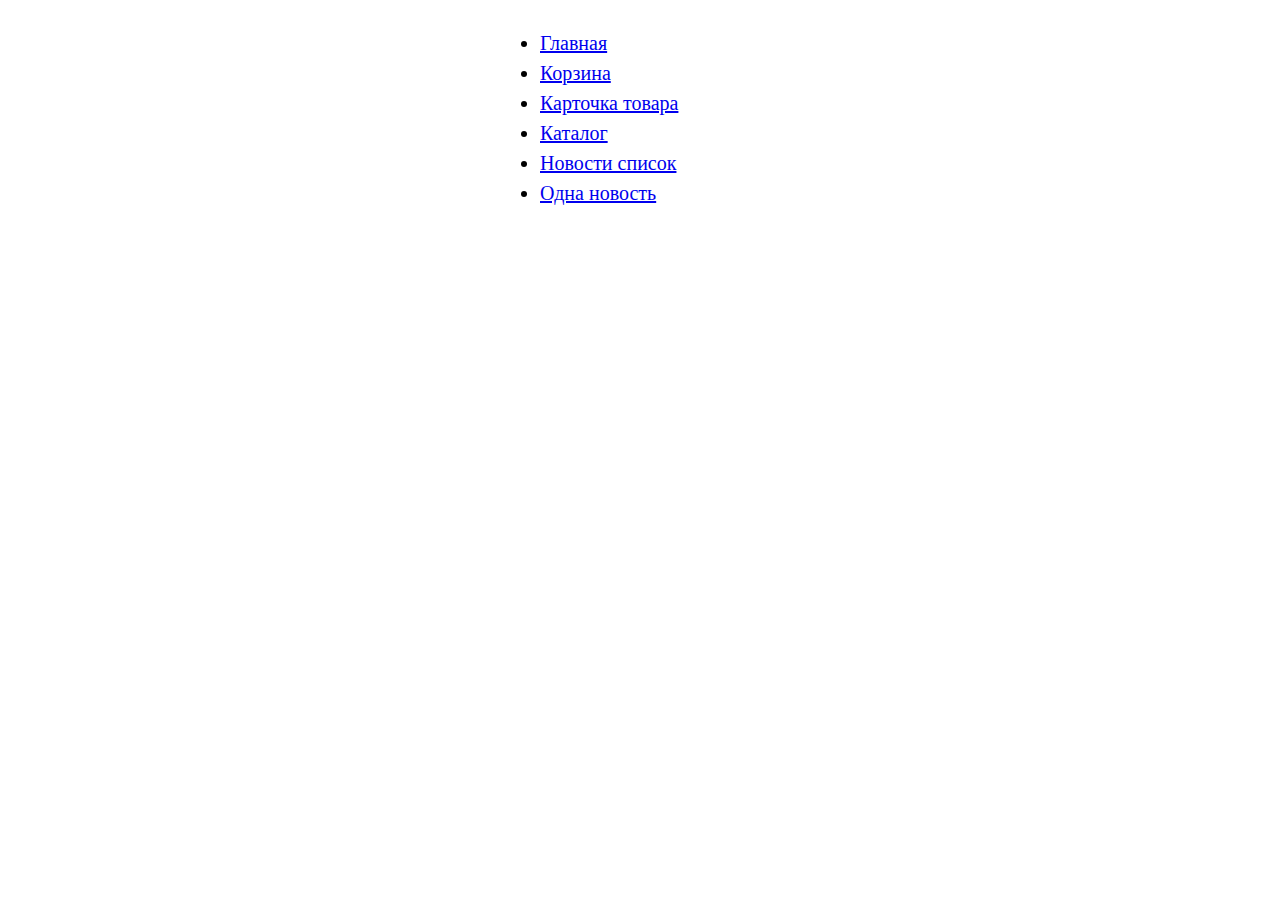
<file: index.html>
﻿<!DOCTYPE html>
<html>
<head>
	<title>PM excellence</title>
	<meta charset="utf-8">
	<meta name="viewport" content="width=device-width, user-scalable=yes">
	<!--<link href="./favicon.ico" rel="shortcut icon">-->
</head>
<body align="center">
	<ul style="display:inline-block;width:240px;font-size:20px;line-height:30px;text-align:left">
		<li><a href="./main.html">Главная</a></li>
		<li><a href="./basket.html">Корзина</a></li>
		<li><a href="./card.html">Карточка товара</a></li>
		<li><a href="./catalog.html">Каталог</a></li>
		<li><a href="./news-list.html">Новости список</a></li>
		<li><a href="./news-item.html">Одна новость</a></li>
	</ul>
</body>
</html>
</file>
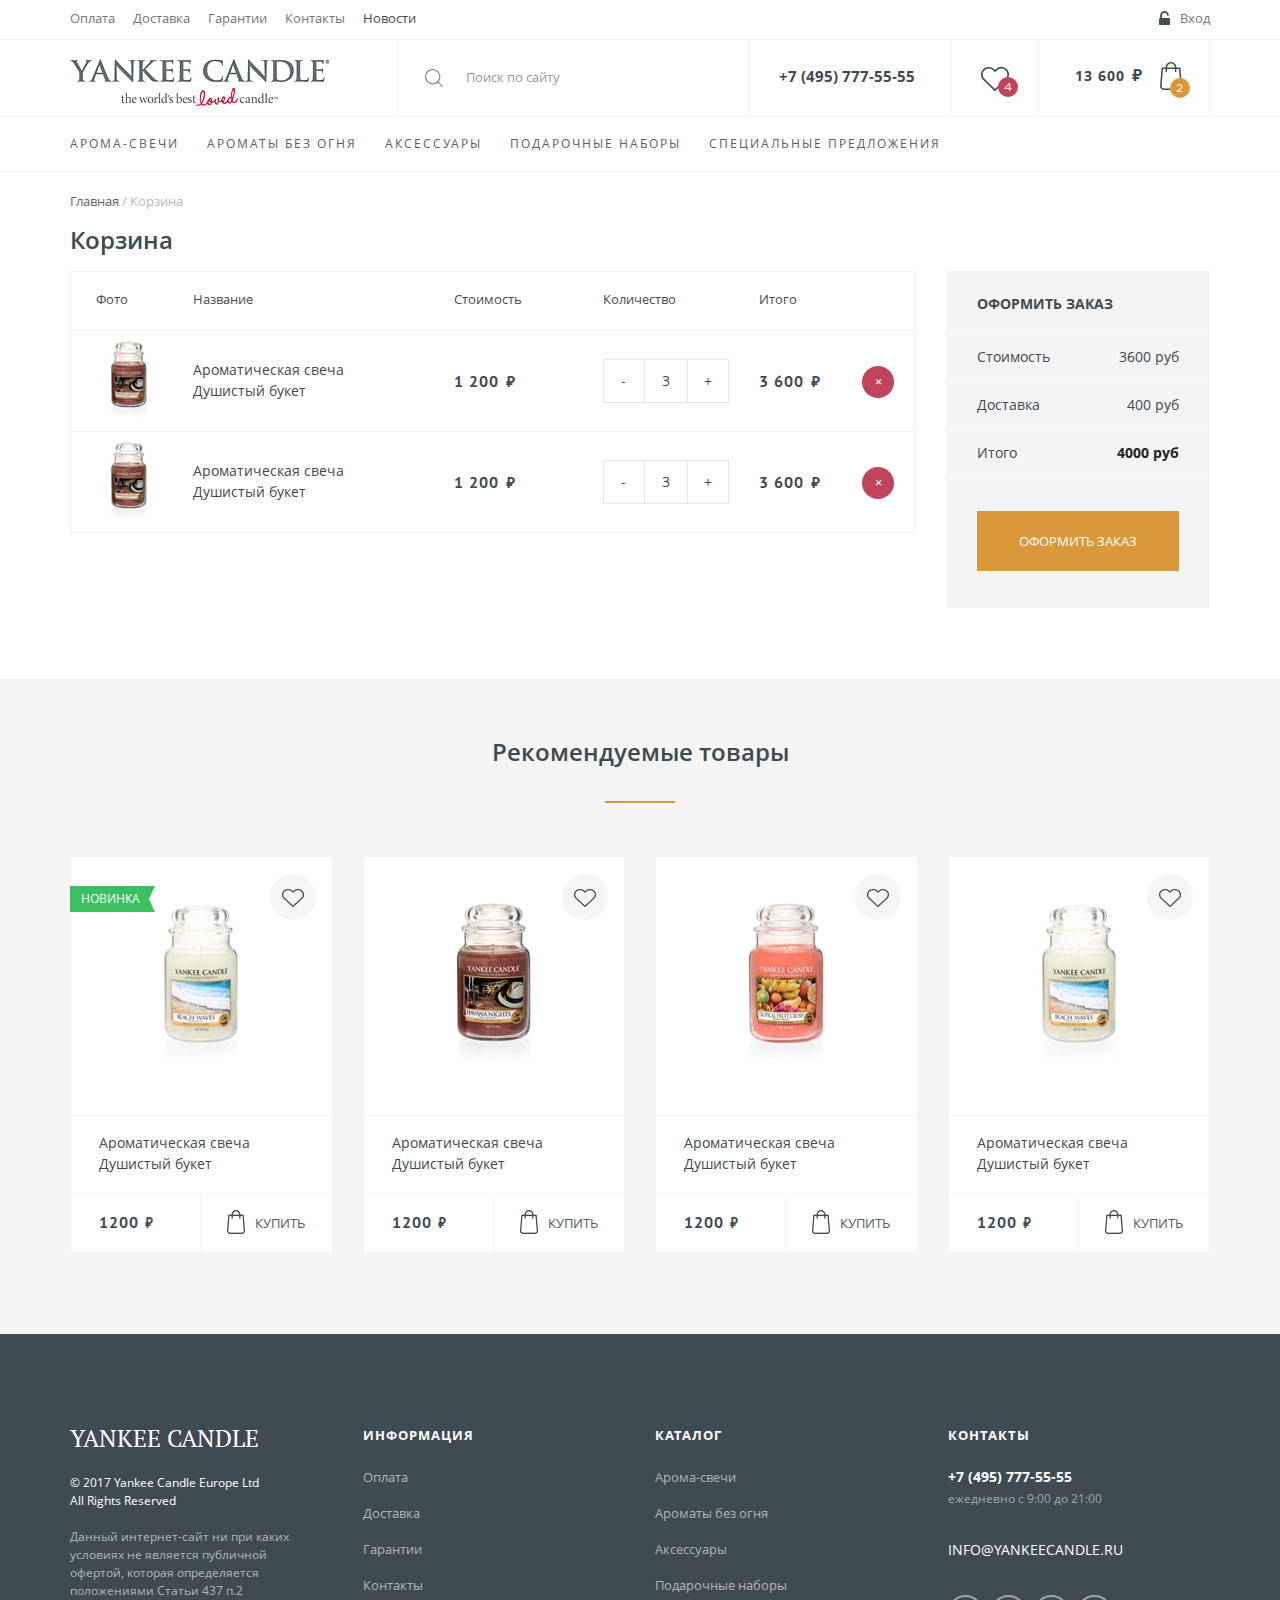
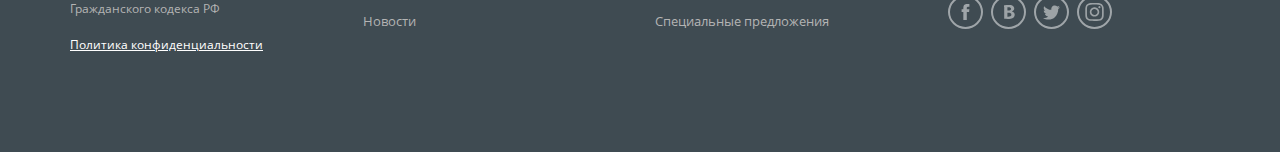
<file: basket.html>
﻿<!DOCTYPE html>
<html>
<head>
	<title>Yankee Candle</title>
	<meta charset="utf-8">
	<meta name="viewport" content="width=device-width, user-scalable=yes">
	<!--<link href="./favicon.ico" rel="shortcut icon">-->
	<link href="./css/style.css" rel="stylesheet">
	<!--[if IE 8]>
		<script src="http://html5shiv.googlecode.com/svn/trunk/html5.js"></script>
	<![endif]-->
</head>
<body>
	<div class="wrapper">
		<div class="panel">
			<div class="panel__row">
				<ul class="panel__nav">
					<li><a href="#">Оплата</a></li>
					<li><a href="#">Доставка</a></li>
					<li><a href="#">Гарантии</a></li>
					<li><a href="#">Контакты</a></li>
					<li class="active"><a href="#">Новости</a></li>
				</ul>
				<a href="#" class="panel--login">Вход</a>
			</div>
		</div>
		<header class="header">
			<div class="header__row">
				<a href="#" class="header--logo"></a>
				<div class="header__search">
					<input type="text" placeholder="Поиск по сайту">
				</div>
				<div class="header__rc">
					<a href="tel:+74957775555" class="header--phone">+7 (495) 777-55-55</a>
					<a href="#" class="header--favorite"><span>4</span></a>
					<a href="#" class="header--basket">
						<span>2</span>
						<p>13 600 <em>₽</em></p>
					</a>
				</div>
			</div>
		</header>
		<nav class="nav">
			<div class="nav__row">
				<a href="#">Арома-свечи</a>
				<a href="#">Ароматы без огня</a>
				<a href="#">Аксессуары</a>
				<a href="#">Подарочные наборы</a>
				<a href="#">Специальные предложения</a>
			</div>
		</nav>
		<div class="content">
			<ul class="breadcrumbs">
				<li><a href="#">Главная</a></li>
				<li>Корзина</li>
			</ul>
			<h1>Корзина</h1>
			<div class="basket">
				<div class="basket__lc">
					<table class="basket__table">
						<thead>
							<tr>
								<th class="basket__table_photo">Фото</th>
								<th class="basket__table_title">Название</th>
								<th class="basket__table_price">Стоимость</th>
								<th class="basket__table_quantity">Количество</th>
								<th class="basket__table_total">Итого</th>
								<th class="basket__table_remove"></th>
							</tr>
						</thead>
						<tbody>
							<tr>
								<td>
									<div class="pic">
										<img src="./pic/basket-1.jpg" width="86" height="86" class="img-contain" alt="">
									</div>
								</td>
								<td>
									<h3>Ароматическая свеча<br>
									Душистый букет</h3>
								</td>
								<td>
									<h5><span>Цена</span> 1 200 <em>₽</em></h5>
								</td>
								<td>
									<div class="quantity-e">
										<span class="minus"></span>
										<input type="text" value="3">
										<span class="plus"></span>
									</div>
								</td>
								<td>
									<h5><span>Итого</span> 3 600 <em>₽</em></h5>
								</td>
								<td>
									<button class="remove"></button>
								</td>
							</tr>
							<tr>
								<td>
									<div class="pic">
										<img src="./pic/basket-1.jpg" width="86" height="86" class="img-contain" alt="">
									</div>
								</td>
								<td>
									<h3>Ароматическая свеча<br>
									Душистый букет</h3>
								</td>
								<td>
									<h5><span>Цена</span> 1 200 <em>₽</em></h5>
								</td>
								<td>
									<div class="quantity-e">
										<span class="minus"></span>
										<input type="text" value="3">
										<span class="plus"></span>
									</div>
								</td>
								<td>
									<h5><span>Итого</span> 3 600 <em>₽</em></h5>
								</td>
								<td>
									<button class="remove"></button>
								</td>
							</tr>
						</tbody>
					</table>
				</div>
				<div class="basket__rc">
					<div class="basket__order">
						<h4><span>Оформить заказ</span></h4>
						<div class="item">
							<p>Стоимость <span>3600 руб</span></p>
						</div>
						<div class="item">
							<p>Доставка <span>400 руб</span></p>
						</div>
						<div class="item">
							<p>Итого <strong>4000 руб</strong></p>
						</div>
						<div class="control">
							<button>Оформить заказ</button>
						</div>
					</div>
				</div>
			</div>
		</div>
		<div class="popular popular_recommend">
			<div class="popular__row">
				<h2>Рекомендуемые товары</h2>
				<div class="popular__grid" data-ratio="1">
					<div class="popular__item">
						<div class="item-card">
							<a href="#" class="photo">
								<i class="favorite-icon" data-favorite></i>
								<span class="ribbon-elem ribbon-elem_new">Новинка</span>
								<div class="pic scale">
									<img src="./pic/item-1.jpg" width="180" height="180" class="img-contain" alt="">
								</div>
							</a>
							<a href="#" class="title">
								<h3>Ароматическая свеча Душистый букет</h3>
							</a>
							<span class="price">1200 <em>₽</em></span>
							<button class="buy">Купить</button>
						</div>
					</div>
					<div class="popular__item">
						<div class="item-card">
							<a href="#" class="photo">
								<i class="favorite-icon" data-favorite></i>
								<div class="pic scale">
									<img src="./pic/item-2.jpg" width="180" height="180" class="img-contain" alt="">
								</div>
							</a>
							<a href="#" class="title">
								<h3>Ароматическая свеча Душистый букет</h3>
							</a>
							<span class="price">1200 <em>₽</em></span>
							<button class="buy">Купить</button>
						</div>
					</div>
					<div class="popular__item">
						<div class="item-card">
							<a href="#" class="photo">
								<i class="favorite-icon" data-favorite></i>
								<div class="pic scale">
									<img src="./pic/item-3.jpg" width="180" height="180" class="img-contain" alt="">
								</div>
							</a>
							<a href="#" class="title">
								<h3>Ароматическая свеча Душистый букет</h3>
							</a>
							<span class="price">1200 <em>₽</em></span>
							<button class="buy">Купить</button>
						</div>
					</div>
					<div class="popular__item">
						<div class="item-card">
							<a href="#" class="photo">
								<i class="favorite-icon" data-favorite></i>
								<div class="pic scale">
									<img src="./pic/item-1.jpg" width="180" height="180" class="img-contain" alt="">
								</div>
							</a>
							<a href="#" class="title">
								<h3>Ароматическая свеча Душистый букет</h3>
							</a>
							<span class="price">1200 <em>₽</em></span>
							<button class="buy">Купить</button>
						</div>
					</div>
				</div>
			</div>
		</div>
		<div class="clear"></div>
	</div>
	<footer class="footer">
		<div class="footer__row">
			<div class="footer__about">
				<h4>Yankee Candle</h4>
				<p>© 2017 Yankee Candle Europe Ltd<br>
				All Rights Reserved</p>
				<p class="disclamer">Данный интернет-сайт ни при каких условиях не является публичной офертой, которая определяется положениями Статьи 437 п.2 Гражданского кодекса РФ</p>
				<p><a href="#">Политика конфиденциальности</a></p>
			</div>
			<div class="footer__nav">
				<h5>Информация</h5>
				<ul>
					<li><a href="#">Оплата</a></li>
					<li><a href="#">Доставка</a></li>
					<li><a href="#">Гарантии</a></li>
					<li><a href="#">Контакты</a></li>
					<li><a href="#">Новости</a></li>
				</ul>
			</div>
			<div class="footer__nav">
				<h5>Каталог</h5>
				<ul>
					<li><a href="#">Арома-свечи</a></li>
					<li><a href="#">Ароматы без огня</a></li>
					<li><a href="#">Аксессуары</a></li>
					<li><a href="#">Подарочные наборы</a></li>
					<li><a href="#">Специальные предложения</a></li>
				</ul>
			</div>
			<div class="footer__contacts">
				<h5>Контакты</h5>
				<p><a href="tel:+74957775555" class="phone">+7 (495) 777-55-55</a><br>
				ежедневно с 9:00 до 21:00</p>
				<a href="mailto:info@yankeecandle.ru" class="e-mail">info@yankeecandle.ru</a>
				<ul class="footer--social">
					<li><a href="#" class="facebook-icon"></a></li>
					<li><a href="#" class="vkontakte-icon"></a></li>
					<li><a href="#" class="twitter-icon"></a></li>
					<li><a href="#" class="instagram-icon"></a></li>
				</ul>
			</div>
		</div>
	</footer>
	<div class="fade-bg"></div>
	<div class="menu-drop">
		<div class="controls">
			<span class="close-icon"></span>
			<a href="#" class="login-icon"></a>
			<a href="tel:+74957775555" class="phone-icon"></a>
			<a href="#" class="search-icon"></a>
		</div>
		<div class="menu-drop__row">
			<ul class="main">
				<li><a href="#">Арома-свечи</a></li>
				<li><a href="#">Ароматы без огня</a></li>
				<li><a href="#">Аксессуары</a></li>
				<li><a href="#">Подарочные наборы</a></li>
				<li><a href="#">Спец предложения</a></li>
			</ul>
			<ul class="sub">
				<li><a href="#">Оплата</a></li>
				<li><a href="#">Доставка</a></li>
				<li><a href="#">Гарантии</a></li>
				<li><a href="#">Контакты</a></li>
				<li><a href="#">Новости</a></li>
			</ul>
		</div>
	</div>
	<script src="./js/libs.js"></script>
	<script src="./js/scripts.js"></script>
</body>
</html>
</file>
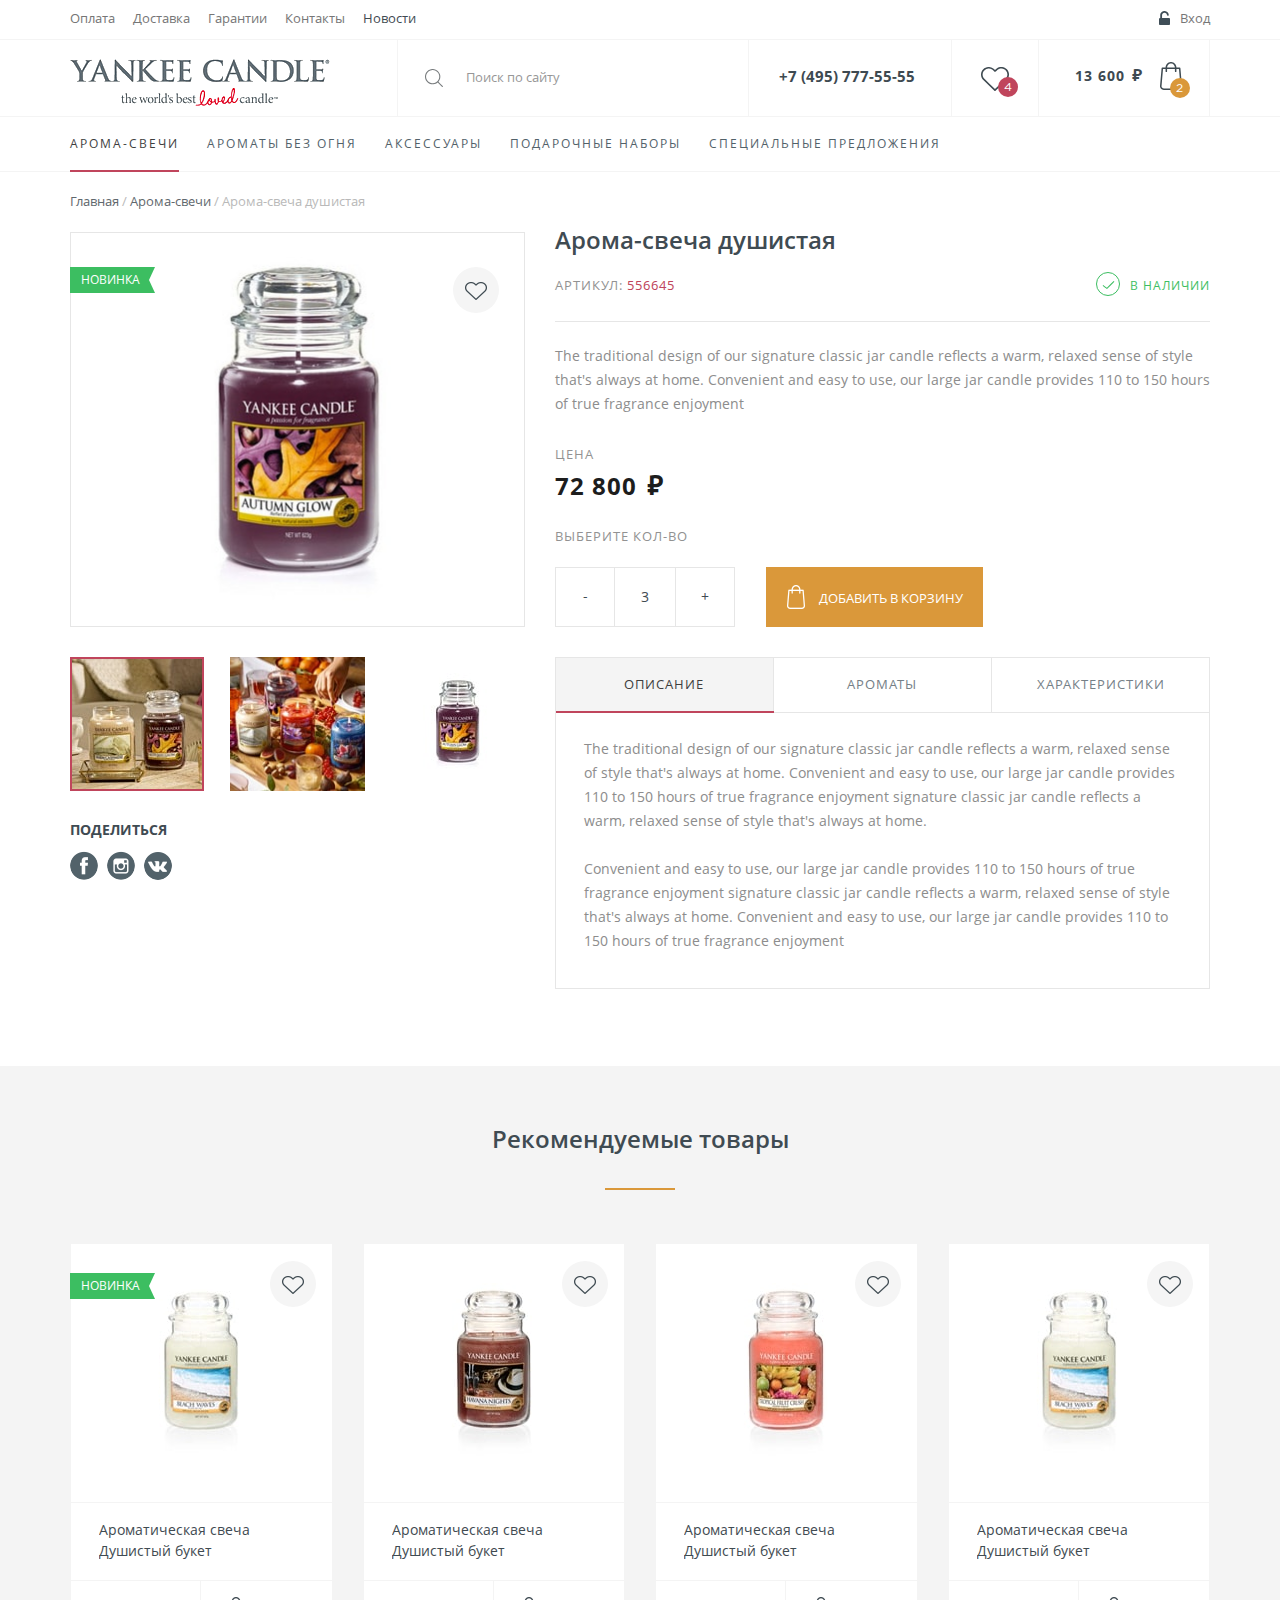
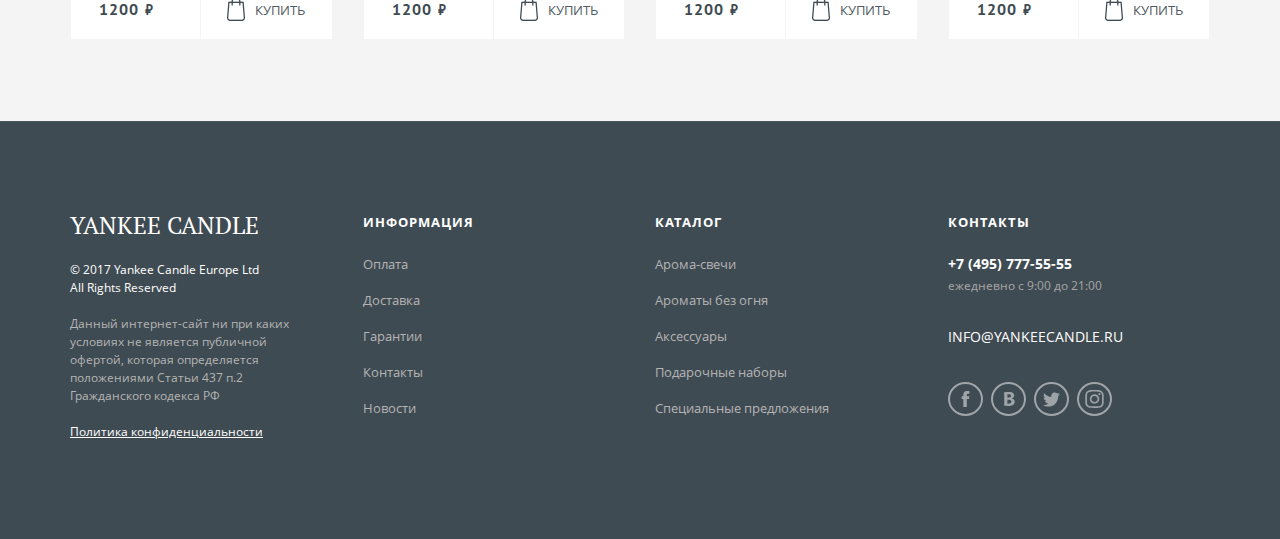
<file: card.html>
﻿<!DOCTYPE html>
<html>
<head>
	<title>Yankee Candle</title>
	<meta charset="utf-8">
	<meta name="viewport" content="width=device-width, user-scalable=yes">
	<!--<link href="./favicon.ico" rel="shortcut icon">-->
	<link href="./css/style.css" rel="stylesheet">
	<!--[if IE 8]>
		<script src="http://html5shiv.googlecode.com/svn/trunk/html5.js"></script>
	<![endif]-->
</head>
<body>
	<div class="wrapper">
		<div class="panel">
			<div class="panel__row">
				<ul class="panel__nav">
					<li><a href="#">Оплата</a></li>
					<li><a href="#">Доставка</a></li>
					<li><a href="#">Гарантии</a></li>
					<li><a href="#">Контакты</a></li>
					<li class="active"><a href="#">Новости</a></li>
				</ul>
				<a href="#" class="panel--login">Вход</a>
			</div>
		</div>
		<header class="header">
			<div class="header__row">
				<a href="#" class="header--logo"></a>
				<div class="header__search">
					<input type="text" placeholder="Поиск по сайту">
				</div>
				<div class="header__rc">
					<a href="tel:+74957775555" class="header--phone">+7 (495) 777-55-55</a>
					<a href="#" class="header--favorite"><span>4</span></a>
					<a href="#" class="header--basket">
						<span>2</span>
						<p>13 600 <em>₽</em></p>
					</a>
				</div>
			</div>
		</header>
		<nav class="nav">
			<div class="nav__row">
				<a href="#" class="active">Арома-свечи</a>
				<a href="#">Ароматы без огня</a>
				<a href="#">Аксессуары</a>
				<a href="#">Подарочные наборы</a>
				<a href="#">Специальные предложения</a>
			</div>
		</nav>
		<div class="content">
			<ul class="breadcrumbs">
				<li><a href="#">Главная</a></li>
				<li><a href="#">Арома-свечи</a></li>
				<li>Арома-свеча душистая</li>
			</ul>
			<div class="card">
				<div class="card__lc">
					<div class="card__gallery">
						<span class="ribbon-elem ribbon-elem_new">Новинка</span>
						<i class="favorite-icon" data-favorite></i>
						<div class="card__slider" data-ratio="0.8678">
							<div class="item scale">
								<img src="./pic/card-1.jpg" width="454" height="394" class="img-contain" alt="">
							</div>
							<div class="item scale">
								<img src="./pic/card-2.jpg" width="454" height="394" class="img-contain" alt="">
							</div>
							<div class="item scale">
								<img src="./pic/card-3.jpg" width="454" height="394" class="img-contain" alt="">
							</div>
						</div>
					</div>
					<ul class="card__preview" data-ratio="1">
						<li class="active">
							<div class="item scale" data="1">
								<img src="./pic/preview-1.jpg" width="134" height="134" class="img-cover" alt="">
							</div>
						</li>
						<li>
							<div class="item scale" data="2">
								<img src="./pic/preview-2.jpg" width="134" height="134" class="img-cover" alt="">
							</div>
						</li>
						<li>
							<div class="item scale" data="3">
								<img src="./pic/preview-3.jpg" width="134" height="134" class="img-contain" alt="">
							</div>
						</li>
					</ul>
					<div class="share">
						<h5>Поделиться</h5>
						<ul>
							<li><a href="#" class="facebook-icon"></a></li>
							<li><a href="#" class="instagram-icon"></a></li>
							<li><a href="#" class="vkontakte-icon"></a></li>
						</ul>
					</div>
				</div>
				<div class="card__rc">
					<h1>Арома-свеча душистая</h1>
					<div class="card__code">
						<h6><span>Артикул:</span> 556645</h6>
						<span class="availabitily availabitily_in-stock">В наличии</span>
					</div>
					<p>The traditional design of our signature classic jar candle reflects a warm, relaxed sense of style that's always at home. Convenient and easy to use, our large jar candle provides 110 to 150 hours of true fragrance enjoyment</p>
					<div class="card__price">
						<p>Цена</p>
						<h4>72 800 <em>₽</em></h4>
					</div>
					<div class="card__controls">
						<p>Выберите кол-во</p>
						<div class="quantity-e">
							<span class="minus"></span>
							<input type="text" value="3">
							<span class="plus"></span>
						</div>
						<button class="card--buy">Добавить в корзину</button>
					</div>
					<div class="tabs">
						<div class="tabs__row">
							<ul class="tabs__nav">
								<li class="active"><a href="1">Описание</a></li>
								<li><a href="2">Ароматы</a></li>
								<li><a href="3">Характеристики</a></li>
							</ul>
						</div>
						<div class="tabs__item" data-tab="1">
							<p>The traditional design of our signature classic jar candle reflects a warm, relaxed sense of style that's always at home. Convenient and easy to use, our large jar candle provides 110 to 150 hours of true fragrance enjoyment signature classic jar candle reflects a warm, relaxed sense of style that's always at home.</p>
							<p>Convenient and easy to use, our large jar candle provides 110 to 150 hours of true fragrance enjoyment signature classic jar candle reflects a warm, relaxed sense of style that's always at home. Convenient and easy to use, our large jar candle provides 110 to 150 hours of true fragrance enjoyment</p>
						</div>
						<div class="tabs__item" data-tab="2">
							<p>Convenient and easy to use, our large jar candle provides 110 to 150 hours of true fragrance enjoyment signature classic jar candle reflects a warm, relaxed sense of style that's always at home. Convenient and easy to use, our large jar candle provides 110 to 150 hours of true fragrance enjoyment</p>
						</div>
						<div class="tabs__item" data-tab="3">
							<p>The traditional design of our signature classic jar candle reflects a warm, relaxed sense of style that's always at home. Convenient and easy to use, our large jar candle provides 110 to 150 hours of true fragrance enjoyment signature classic jar candle reflects a warm, relaxed sense of style that's always at home.</p>
						</div>
					</div>
				</div>
			</div>
		</div>
		<div class="popular popular_recommend">
			<div class="popular__row">
				<h2>Рекомендуемые товары</h2>
				<div class="popular__grid" data-ratio="1">
					<div class="popular__item">
						<div class="item-card">
							<a href="#" class="photo">
								<i class="favorite-icon" data-favorite></i>
								<span class="ribbon-elem ribbon-elem_new">Новинка</span>
								<div class="pic scale">
									<img src="./pic/item-1.jpg" width="180" height="180" class="img-contain" alt="">
								</div>
							</a>
							<a href="#" class="title">
								<h3>Ароматическая свеча Душистый букет</h3>
							</a>
							<span class="price">1200 <em>₽</em></span>
							<button class="buy">Купить</button>
						</div>
					</div>
					<div class="popular__item">
						<div class="item-card">
							<a href="#" class="photo">
								<i class="favorite-icon" data-favorite></i>
								<div class="pic scale">
									<img src="./pic/item-2.jpg" width="180" height="180" class="img-contain" alt="">
								</div>
							</a>
							<a href="#" class="title">
								<h3>Ароматическая свеча Душистый букет</h3>
							</a>
							<span class="price">1200 <em>₽</em></span>
							<button class="buy">Купить</button>
						</div>
					</div>
					<div class="popular__item">
						<div class="item-card">
							<a href="#" class="photo">
								<i class="favorite-icon" data-favorite></i>
								<div class="pic scale">
									<img src="./pic/item-3.jpg" width="180" height="180" class="img-contain" alt="">
								</div>
							</a>
							<a href="#" class="title">
								<h3>Ароматическая свеча Душистый букет</h3>
							</a>
							<span class="price">1200 <em>₽</em></span>
							<button class="buy">Купить</button>
						</div>
					</div>
					<div class="popular__item">
						<div class="item-card">
							<a href="#" class="photo">
								<i class="favorite-icon" data-favorite></i>
								<div class="pic scale">
									<img src="./pic/item-1.jpg" width="180" height="180" class="img-contain" alt="">
								</div>
							</a>
							<a href="#" class="title">
								<h3>Ароматическая свеча Душистый букет</h3>
							</a>
							<span class="price">1200 <em>₽</em></span>
							<button class="buy">Купить</button>
						</div>
					</div>
				</div>
			</div>
		</div>
		<div class="clear"></div>
	</div>
	<footer class="footer">
		<div class="footer__row">
			<div class="footer__about">
				<h4>Yankee Candle</h4>
				<p>© 2017 Yankee Candle Europe Ltd<br>
				All Rights Reserved</p>
				<p class="disclamer">Данный интернет-сайт ни при каких условиях не является публичной офертой, которая определяется положениями Статьи 437 п.2 Гражданского кодекса РФ</p>
				<p><a href="#">Политика конфиденциальности</a></p>
			</div>
			<div class="footer__nav">
				<h5>Информация</h5>
				<ul>
					<li><a href="#">Оплата</a></li>
					<li><a href="#">Доставка</a></li>
					<li><a href="#">Гарантии</a></li>
					<li><a href="#">Контакты</a></li>
					<li><a href="#">Новости</a></li>
				</ul>
			</div>
			<div class="footer__nav">
				<h5>Каталог</h5>
				<ul>
					<li><a href="#">Арома-свечи</a></li>
					<li><a href="#">Ароматы без огня</a></li>
					<li><a href="#">Аксессуары</a></li>
					<li><a href="#">Подарочные наборы</a></li>
					<li><a href="#">Специальные предложения</a></li>
				</ul>
			</div>
			<div class="footer__contacts">
				<h5>Контакты</h5>
				<p><a href="tel:+74957775555" class="phone">+7 (495) 777-55-55</a><br>
				ежедневно с 9:00 до 21:00</p>
				<a href="mailto:info@yankeecandle.ru" class="e-mail">info@yankeecandle.ru</a>
				<ul class="footer--social">
					<li><a href="#" class="facebook-icon"></a></li>
					<li><a href="#" class="vkontakte-icon"></a></li>
					<li><a href="#" class="twitter-icon"></a></li>
					<li><a href="#" class="instagram-icon"></a></li>
				</ul>
			</div>
		</div>
	</footer>
	<div class="fade-bg"></div>
	<div class="menu-drop">
		<div class="controls">
			<span class="close-icon"></span>
			<a href="#" class="login-icon"></a>
			<a href="tel:+74957775555" class="phone-icon"></a>
			<a href="#" class="search-icon"></a>
		</div>
		<div class="menu-drop__row">
			<ul class="main">
				<li><a href="#">Арома-свечи</a></li>
				<li><a href="#">Ароматы без огня</a></li>
				<li><a href="#">Аксессуары</a></li>
				<li><a href="#">Подарочные наборы</a></li>
				<li><a href="#">Спец предложения</a></li>
			</ul>
			<ul class="sub">
				<li><a href="#">Оплата</a></li>
				<li><a href="#">Доставка</a></li>
				<li><a href="#">Гарантии</a></li>
				<li><a href="#">Контакты</a></li>
				<li><a href="#">Новости</a></li>
			</ul>
		</div>
	</div>
	<script src="./js/libs.js"></script>
	<script src="./js/scripts.js"></script>
</body>
</html>
</file>
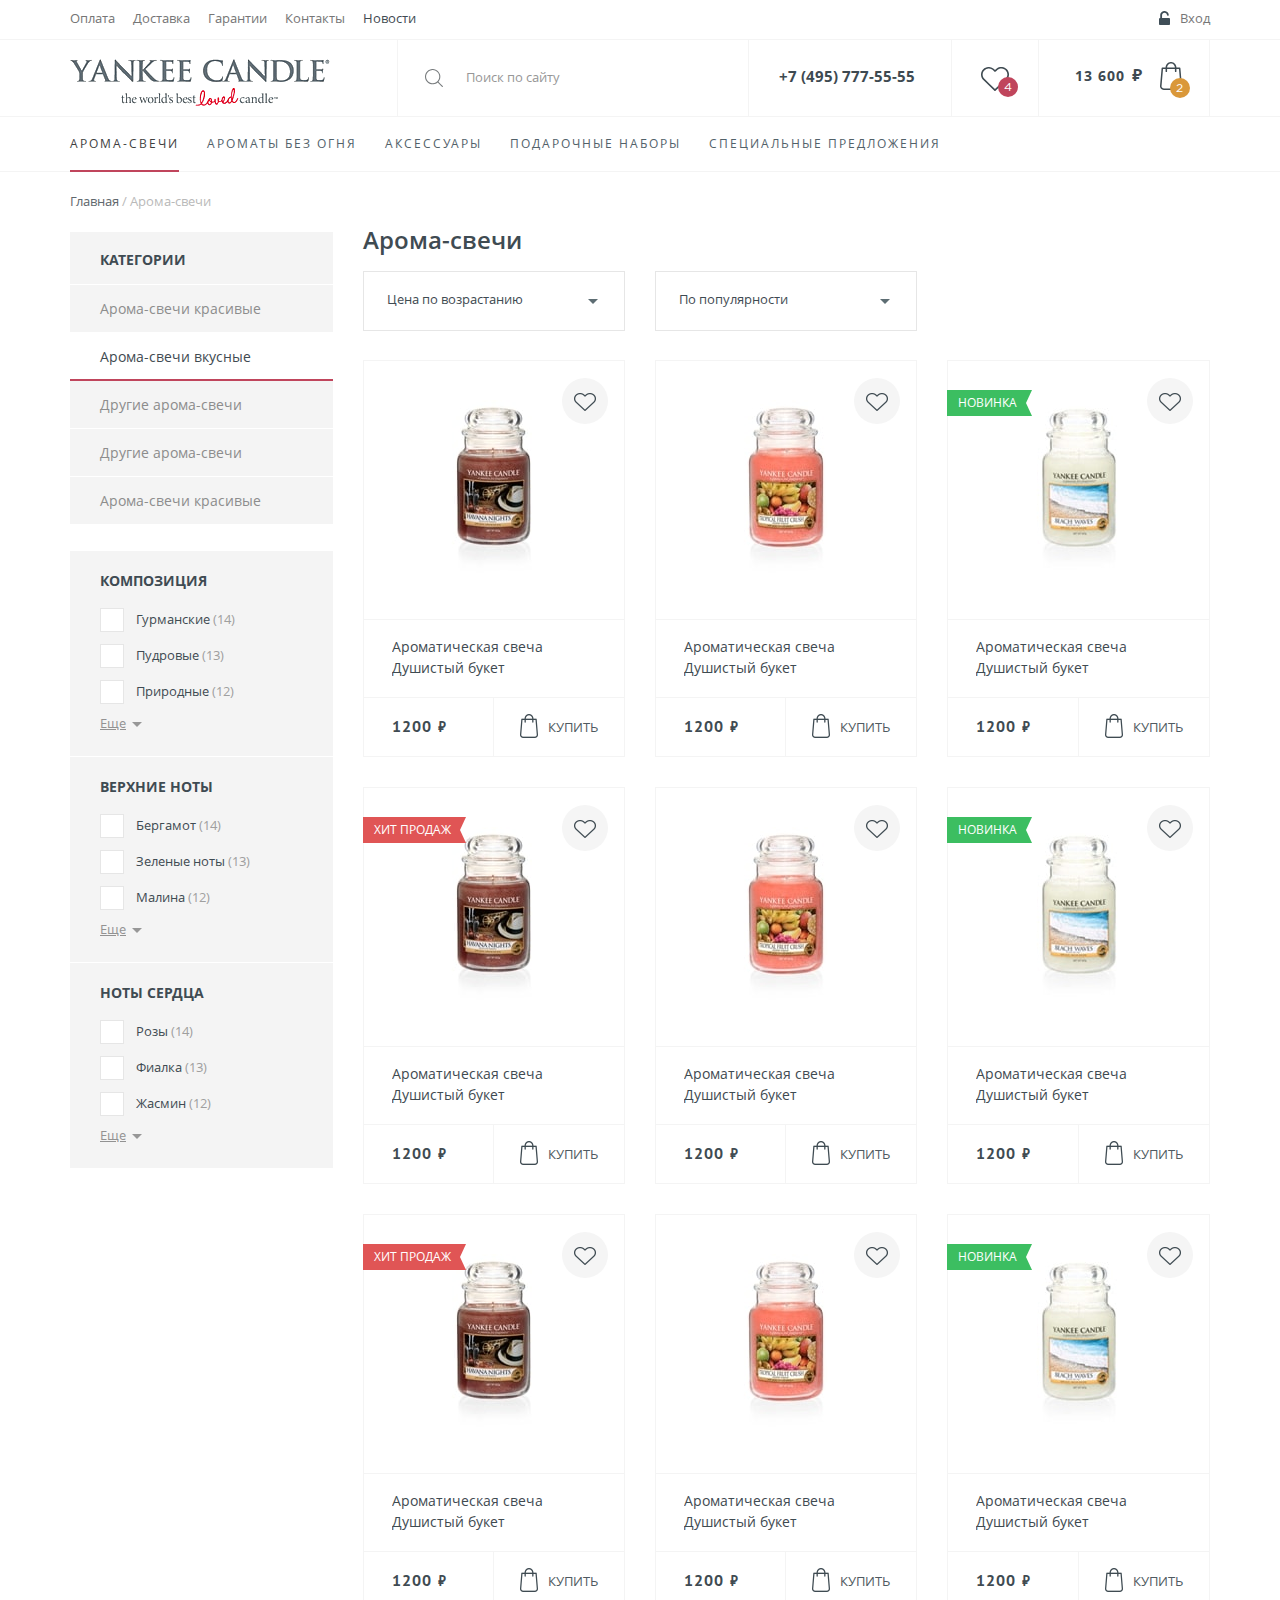
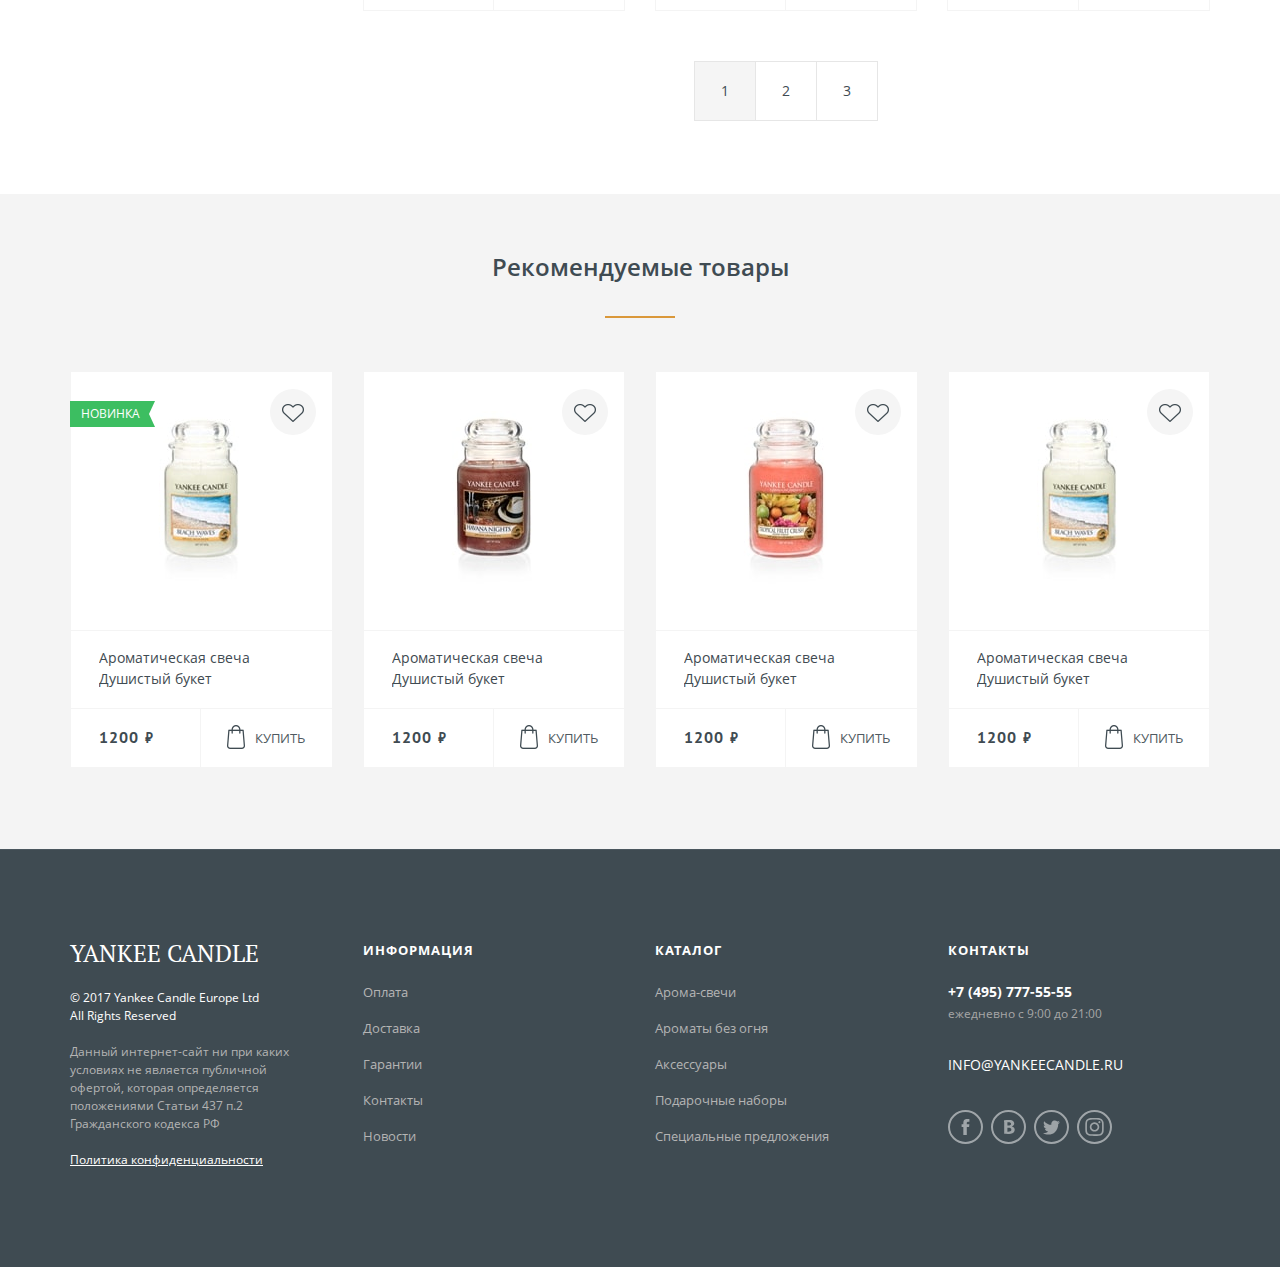
<file: catalog.html>
﻿<!DOCTYPE html>
<html>
<head>
	<title>Yankee Candle</title>
	<meta charset="utf-8">
	<meta name="viewport" content="width=device-width, user-scalable=yes">
	<!--<link href="./favicon.ico" rel="shortcut icon">-->
	<link href="./css/style.css" rel="stylesheet">
	<!--[if IE 8]>
		<script src="http://html5shiv.googlecode.com/svn/trunk/html5.js"></script>
	<![endif]-->
</head>
<body>
	<div class="wrapper">
		<div class="panel">
			<div class="panel__row">
				<ul class="panel__nav">
					<li><a href="#">Оплата</a></li>
					<li><a href="#">Доставка</a></li>
					<li><a href="#">Гарантии</a></li>
					<li><a href="#">Контакты</a></li>
					<li class="active"><a href="#">Новости</a></li>
				</ul>
				<a href="#" class="panel--login">Вход</a>
			</div>
		</div>
		<header class="header">
			<div class="header__row">
				<a href="#" class="header--logo"></a>
				<div class="header__search">
					<input type="text" placeholder="Поиск по сайту">
				</div>
				<div class="header__rc">
					<a href="tel:+74957775555" class="header--phone">+7 (495) 777-55-55</a>
					<a href="#" class="header--favorite"><span>4</span></a>
					<a href="#" class="header--basket">
						<span>2</span>
						<p>13 600 <em>₽</em></p>
					</a>
				</div>
			</div>
		</header>
		<nav class="nav">
			<div class="nav__row">
				<a href="#" class="active">Арома-свечи</a>
				<a href="#">Ароматы без огня</a>
				<a href="#">Аксессуары</a>
				<a href="#">Подарочные наборы</a>
				<a href="#">Специальные предложения</a>
			</div>
		</nav>
		<div class="content">
			<ul class="breadcrumbs">
				<li><a href="#">Главная</a></li>
				<li>Арома-свечи</li>
			</ul>
			<div class="catalog">
				<div class="catalog__lc">
					<div class="navigation">
						<h4>Категории</h4>
						<ul>
							<li><a href="#">Арома-свечи красивые</a></li>
							<li class="active"><a href="#">Арома-свечи вкусные</a></li>
							<li><a href="#">Другие арома-свечи</a></li>
							<li><a href="#">Другие арома-свечи</a></li>
							<li><a href="#">Арома-свечи красивые</a></li>
						</ul>
					</div>
					<div class="filter">
						<h3>Фильтр</h3>
						<div class="filter__group">
							<h4>Композиция</h4>
							<div class="filter__item">
								<label><input type="checkbox">Гурманские <span>(14)</span></label>
							</div>
							<div class="filter__item">
								<label><input type="checkbox">Пудровые <span>(13)</span></label>
							</div>
							<div class="filter__item">
								<label><input type="checkbox">Природные <span>(12)</span></label>
							</div>
							<div class="filter__drop">
								<div class="filter__item">
									<label><input type="checkbox">Гурманские <span>(14)</span></label>
								</div>
								<div class="filter__item">
									<label><input type="checkbox">Пудровые <span>(13)</span></label>
								</div>
								<div class="filter__item">
									<label><input type="checkbox">Природные <span>(12)</span></label>
								</div>
								<div class="filter__item">
									<label><input type="checkbox">Гурманские <span>(14)</span></label>
								</div>
								<div class="filter__item">
									<label><input type="checkbox">Пудровые <span>(13)</span></label>
								</div>
								<div class="filter__item">
									<label><input type="checkbox">Природные <span>(12)</span></label>
								</div>
							</div>
							<a href="#" class="filter--more">Еще</a>
						</div>
						<div class="filter__group">
							<h4>Верхние ноты</h4>
							<div class="filter__item">
								<label><input type="checkbox">Бергамот <span>(14)</span></label>
							</div>
							<div class="filter__item">
								<label><input type="checkbox">Зеленые ноты <span>(13)</span></label>
							</div>
							<div class="filter__item">
								<label><input type="checkbox">Малина <span>(12)</span></label>
							</div>
							<div class="filter__drop">
								<div class="filter__item">
									<label><input type="checkbox">Бергамот <span>(14)</span></label>
								</div>
								<div class="filter__item">
									<label><input type="checkbox">Зеленые ноты <span>(13)</span></label>
								</div>
								<div class="filter__item">
									<label><input type="checkbox">Малина <span>(12)</span></label>
								</div>
							</div>
							<a href="#" class="filter--more">Еще</a>
						</div>
						<div class="filter__group">
							<h4>Ноты сердца</h4>
							<div class="filter__item">
								<label><input type="checkbox">Розы <span>(14)</span></label>
							</div>
							<div class="filter__item">
								<label><input type="checkbox">Фиалка <span>(13)</span></label>
							</div>
							<div class="filter__item">
								<label><input type="checkbox">Жасмин <span>(12)</span></label>
							</div>
							<div class="filter__drop">
								<div class="filter__item">
									<label><input type="checkbox">Розы <span>(14)</span></label>
								</div>
								<div class="filter__item">
									<label><input type="checkbox">Фиалка <span>(13)</span></label>
								</div>
								<div class="filter__item">
									<label><input type="checkbox">Жасмин <span>(12)</span></label>
								</div>
							</div>
							<a href="#" class="filter--more">Еще</a>
						</div>
					</div>
				</div>
				<div class="catalog__rc">
					<h1>Арома-свечи</h1>
					<div class="sort">
						<div class="sort__item">
							<select>
								<option>Цена по возрастанию</option>
								<option>Цена по убыванию</option>
							</select>
						</div>
						<div class="sort__item">
							<select>
								<option>По популярности</option>
								<option>По релевантности</option>
							</select>
						</div>
					</div>
					<div class="catalog__grid">
						<div class="catalog__item">
							<div class="item-card">
								<a href="#" class="photo">
									<i class="favorite-icon" data-favorite></i>
									<div class="pic scale">
										<img src="./pic/item-2.jpg" width="180" height="180" class="img-contain" alt="">
									</div>
								</a>
								<a href="#" class="title">
									<h3>Ароматическая свеча Душистый букет</h3>
								</a>
								<span class="price">1200 <em>₽</em></span>
								<button class="buy">Купить</button>
							</div>
						</div>
						<div class="catalog__item">
							<div class="item-card">
								<a href="#" class="photo">
									<i class="favorite-icon" data-favorite></i>
									<div class="pic scale">
										<img src="./pic/item-3.jpg" width="180" height="180" class="img-contain" alt="">
									</div>
								</a>
								<a href="#" class="title">
									<h3>Ароматическая свеча Душистый букет</h3>
								</a>
								<span class="price">1200 <em>₽</em></span>
								<button class="buy">Купить</button>
							</div>
						</div>
						<div class="catalog__item">
							<div class="item-card">
								<a href="#" class="photo">
									<i class="favorite-icon" data-favorite></i>
									<span class="ribbon-elem ribbon-elem_new">Новинка</span>
									<div class="pic scale">
										<img src="./pic/item-1.jpg" width="180" height="180" class="img-contain" alt="">
									</div>
								</a>
								<a href="#" class="title">
									<h3>Ароматическая свеча Душистый букет</h3>
								</a>
								<span class="price">1200 <em>₽</em></span>
								<button class="buy">Купить</button>
							</div>
						</div>
						<div class="catalog__item">
							<div class="item-card">
								<a href="#" class="photo">
									<i class="favorite-icon" data-favorite></i>
									<span class="ribbon-elem ribbon-elem_hit">Хит продаж</span>
									<div class="pic scale">
										<img src="./pic/item-2.jpg" width="180" height="180" class="img-contain" alt="">
									</div>
								</a>
								<a href="#" class="title">
									<h3>Ароматическая свеча Душистый букет</h3>
								</a>
								<span class="price">1200 <em>₽</em></span>
								<button class="buy">Купить</button>
							</div>
						</div>
						<div class="catalog__item">
							<div class="item-card">
								<a href="#" class="photo">
									<i class="favorite-icon" data-favorite></i>
									<div class="pic scale">
										<img src="./pic/item-3.jpg" width="180" height="180" class="img-contain" alt="">
									</div>
								</a>
								<a href="#" class="title">
									<h3>Ароматическая свеча Душистый букет</h3>
								</a>
								<span class="price">1200 <em>₽</em></span>
								<button class="buy">Купить</button>
							</div>
						</div>
						<div class="catalog__item">
							<div class="item-card">
								<a href="#" class="photo">
									<i class="favorite-icon" data-favorite></i>
									<span class="ribbon-elem ribbon-elem_new">Новинка</span>
									<div class="pic scale">
										<img src="./pic/item-1.jpg" width="180" height="180" class="img-contain" alt="">
									</div>
								</a>
								<a href="#" class="title">
									<h3>Ароматическая свеча Душистый букет</h3>
								</a>
								<span class="price">1200 <em>₽</em></span>
								<button class="buy">Купить</button>
							</div>
						</div>
						<div class="catalog__item">
							<div class="item-card">
								<a href="#" class="photo">
									<i class="favorite-icon" data-favorite></i>
									<span class="ribbon-elem ribbon-elem_hit">Хит продаж</span>
									<div class="pic scale">
										<img src="./pic/item-2.jpg" width="180" height="180" class="img-contain" alt="">
									</div>
								</a>
								<a href="#" class="title">
									<h3>Ароматическая свеча Душистый букет</h3>
								</a>
								<span class="price">1200 <em>₽</em></span>
								<button class="buy">Купить</button>
							</div>
						</div>
						<div class="catalog__item">
							<div class="item-card">
								<a href="#" class="photo">
									<i class="favorite-icon" data-favorite></i>
									<div class="pic scale">
										<img src="./pic/item-3.jpg" width="180" height="180" class="img-contain" alt="">
									</div>
								</a>
								<a href="#" class="title">
									<h3>Ароматическая свеча Душистый букет</h3>
								</a>
								<span class="price">1200 <em>₽</em></span>
								<button class="buy">Купить</button>
							</div>
						</div>
						<div class="catalog__item">
							<div class="item-card">
								<a href="#" class="photo">
									<i class="favorite-icon" data-favorite></i>
									<span class="ribbon-elem ribbon-elem_new">Новинка</span>
									<div class="pic scale">
										<img src="./pic/item-1.jpg" width="180" height="180" class="img-contain" alt="">
									</div>
								</a>
								<a href="#" class="title">
									<h3>Ароматическая свеча Душистый букет</h3>
								</a>
								<span class="price">1200 <em>₽</em></span>
								<button class="buy">Купить</button>
							</div>
						</div>
					</div>
					<ul class="pages-e">
						<li><span>1</span></li>
						<li><a href="#">2</a></li>
						<li><a href="#">3</a></li>
					</ul>
				</div>
			</div>
		</div>
		<div class="popular popular_recommend">
			<div class="popular__row">
				<h2>Рекомендуемые товары</h2>
				<div class="popular__grid" data-ratio="1">
					<div class="popular__item">
						<div class="item-card">
							<a href="#" class="photo">
								<i class="favorite-icon" data-favorite></i>
								<span class="ribbon-elem ribbon-elem_new">Новинка</span>
								<div class="pic scale">
									<img src="./pic/item-1.jpg" width="180" height="180" class="img-contain" alt="">
								</div>
							</a>
							<a href="#" class="title">
								<h3>Ароматическая свеча Душистый букет</h3>
							</a>
							<span class="price">1200 <em>₽</em></span>
							<button class="buy">Купить</button>
						</div>
					</div>
					<div class="popular__item">
						<div class="item-card">
							<a href="#" class="photo">
								<i class="favorite-icon" data-favorite></i>
								<div class="pic scale">
									<img src="./pic/item-2.jpg" width="180" height="180" class="img-contain" alt="">
								</div>
							</a>
							<a href="#" class="title">
								<h3>Ароматическая свеча Душистый букет</h3>
							</a>
							<span class="price">1200 <em>₽</em></span>
							<button class="buy">Купить</button>
						</div>
					</div>
					<div class="popular__item">
						<div class="item-card">
							<a href="#" class="photo">
								<i class="favorite-icon" data-favorite></i>
								<div class="pic scale">
									<img src="./pic/item-3.jpg" width="180" height="180" class="img-contain" alt="">
								</div>
							</a>
							<a href="#" class="title">
								<h3>Ароматическая свеча Душистый букет</h3>
							</a>
							<span class="price">1200 <em>₽</em></span>
							<button class="buy">Купить</button>
						</div>
					</div>
					<div class="popular__item">
						<div class="item-card">
							<a href="#" class="photo">
								<i class="favorite-icon" data-favorite></i>
								<div class="pic scale">
									<img src="./pic/item-1.jpg" width="180" height="180" class="img-contain" alt="">
								</div>
							</a>
							<a href="#" class="title">
								<h3>Ароматическая свеча Душистый букет</h3>
							</a>
							<span class="price">1200 <em>₽</em></span>
							<button class="buy">Купить</button>
						</div>
					</div>
				</div>
			</div>
		</div>
		<div class="clear"></div>
	</div>
	<footer class="footer">
		<div class="footer__row">
			<div class="footer__about">
				<h4>Yankee Candle</h4>
				<p>© 2017 Yankee Candle Europe Ltd<br>
				All Rights Reserved</p>
				<p class="disclamer">Данный интернет-сайт ни при каких условиях не является публичной офертой, которая определяется положениями Статьи 437 п.2 Гражданского кодекса РФ</p>
				<p><a href="#">Политика конфиденциальности</a></p>
			</div>
			<div class="footer__nav">
				<h5>Информация</h5>
				<ul>
					<li><a href="#">Оплата</a></li>
					<li><a href="#">Доставка</a></li>
					<li><a href="#">Гарантии</a></li>
					<li><a href="#">Контакты</a></li>
					<li><a href="#">Новости</a></li>
				</ul>
			</div>
			<div class="footer__nav">
				<h5>Каталог</h5>
				<ul>
					<li><a href="#">Арома-свечи</a></li>
					<li><a href="#">Ароматы без огня</a></li>
					<li><a href="#">Аксессуары</a></li>
					<li><a href="#">Подарочные наборы</a></li>
					<li><a href="#">Специальные предложения</a></li>
				</ul>
			</div>
			<div class="footer__contacts">
				<h5>Контакты</h5>
				<p><a href="tel:+74957775555" class="phone">+7 (495) 777-55-55</a><br>
				ежедневно с 9:00 до 21:00</p>
				<a href="mailto:info@yankeecandle.ru" class="e-mail">info@yankeecandle.ru</a>
				<ul class="footer--social">
					<li><a href="#" class="facebook-icon"></a></li>
					<li><a href="#" class="vkontakte-icon"></a></li>
					<li><a href="#" class="twitter-icon"></a></li>
					<li><a href="#" class="instagram-icon"></a></li>
				</ul>
			</div>
		</div>
	</footer>
	<div class="fade-bg"></div>
	<div class="menu-drop">
		<div class="controls">
			<span class="close-icon"></span>
			<a href="#" class="login-icon"></a>
			<a href="tel:+74957775555" class="phone-icon"></a>
			<a href="#" class="search-icon"></a>
		</div>
		<div class="menu-drop__row">
			<ul class="main">
				<li><a href="#">Арома-свечи</a></li>
				<li><a href="#">Ароматы без огня</a></li>
				<li><a href="#">Аксессуары</a></li>
				<li><a href="#">Подарочные наборы</a></li>
				<li><a href="#">Спец предложения</a></li>
			</ul>
			<ul class="sub">
				<li><a href="#">Оплата</a></li>
				<li><a href="#">Доставка</a></li>
				<li><a href="#">Гарантии</a></li>
				<li><a href="#">Контакты</a></li>
				<li><a href="#">Новости</a></li>
			</ul>
		</div>
	</div>
	<script src="./js/libs.js"></script>
	<script src="./js/scripts.js"></script>
</body>
</html>
</file>
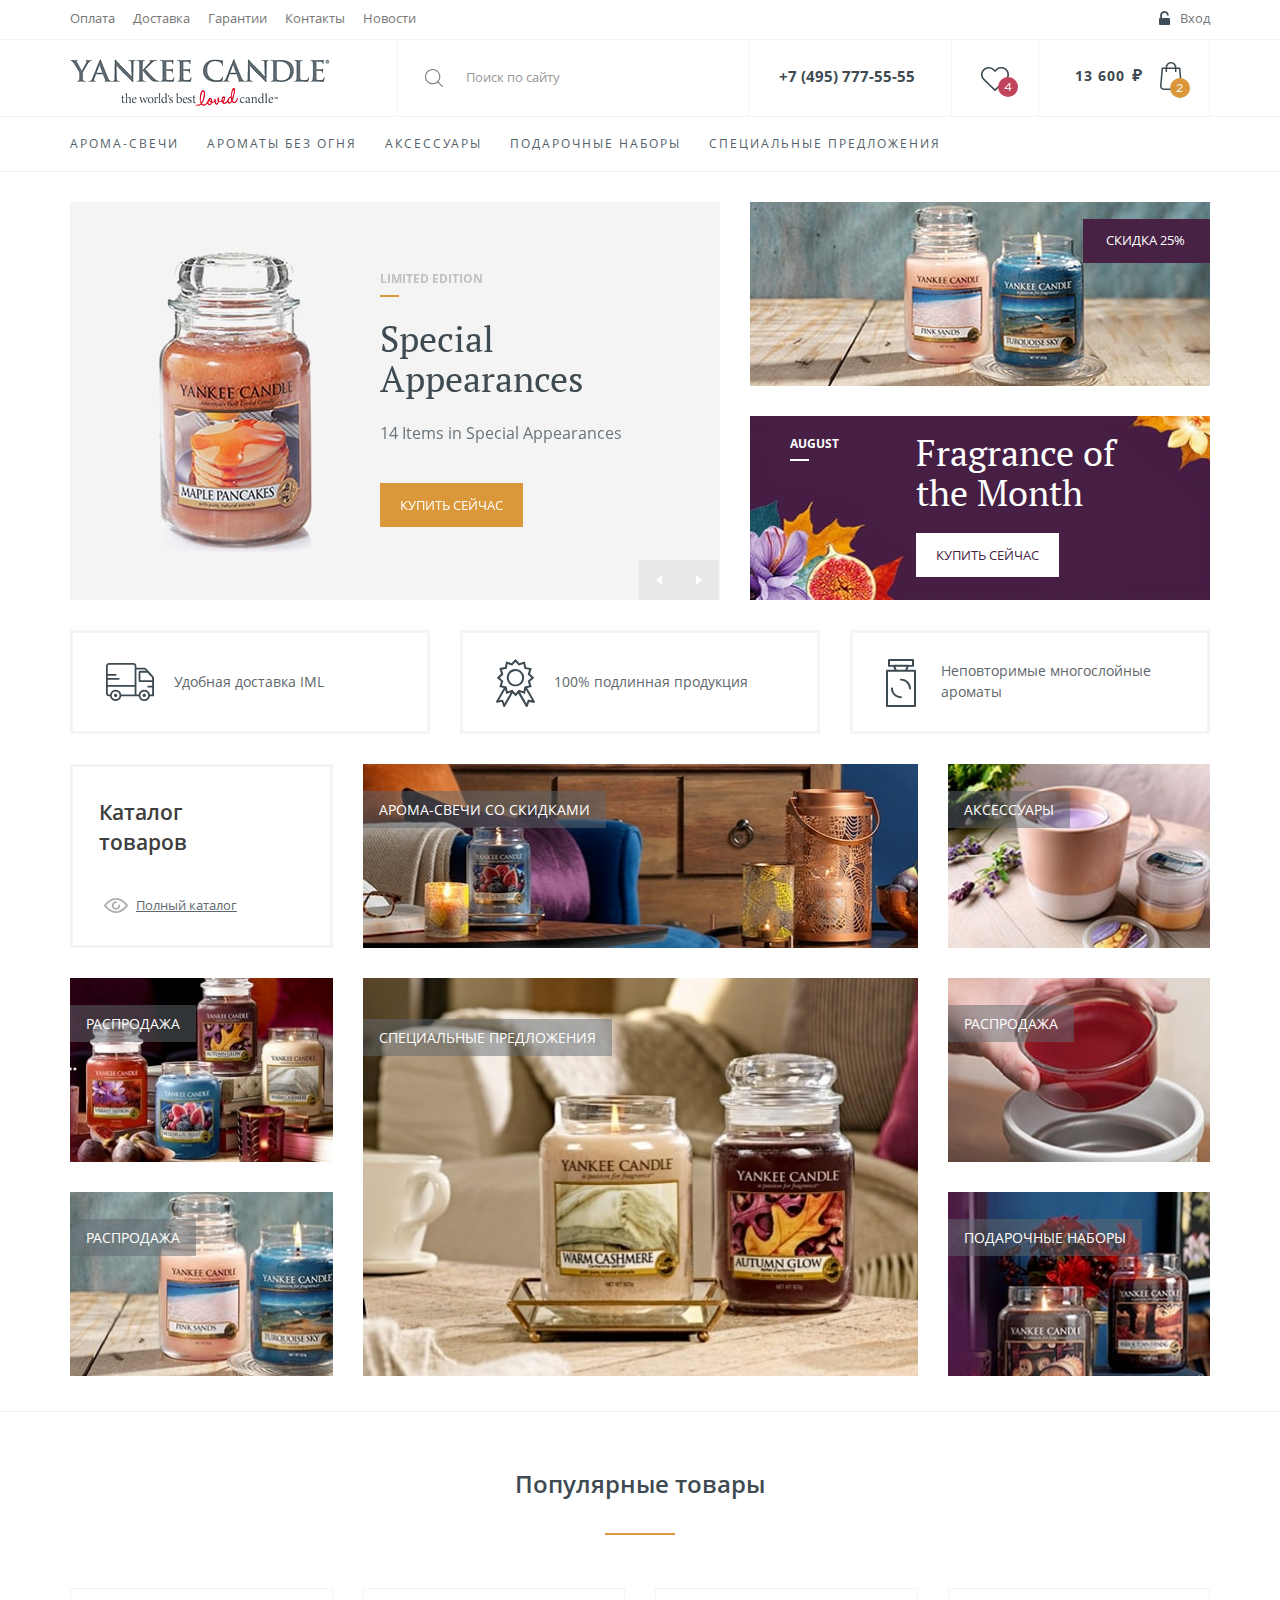
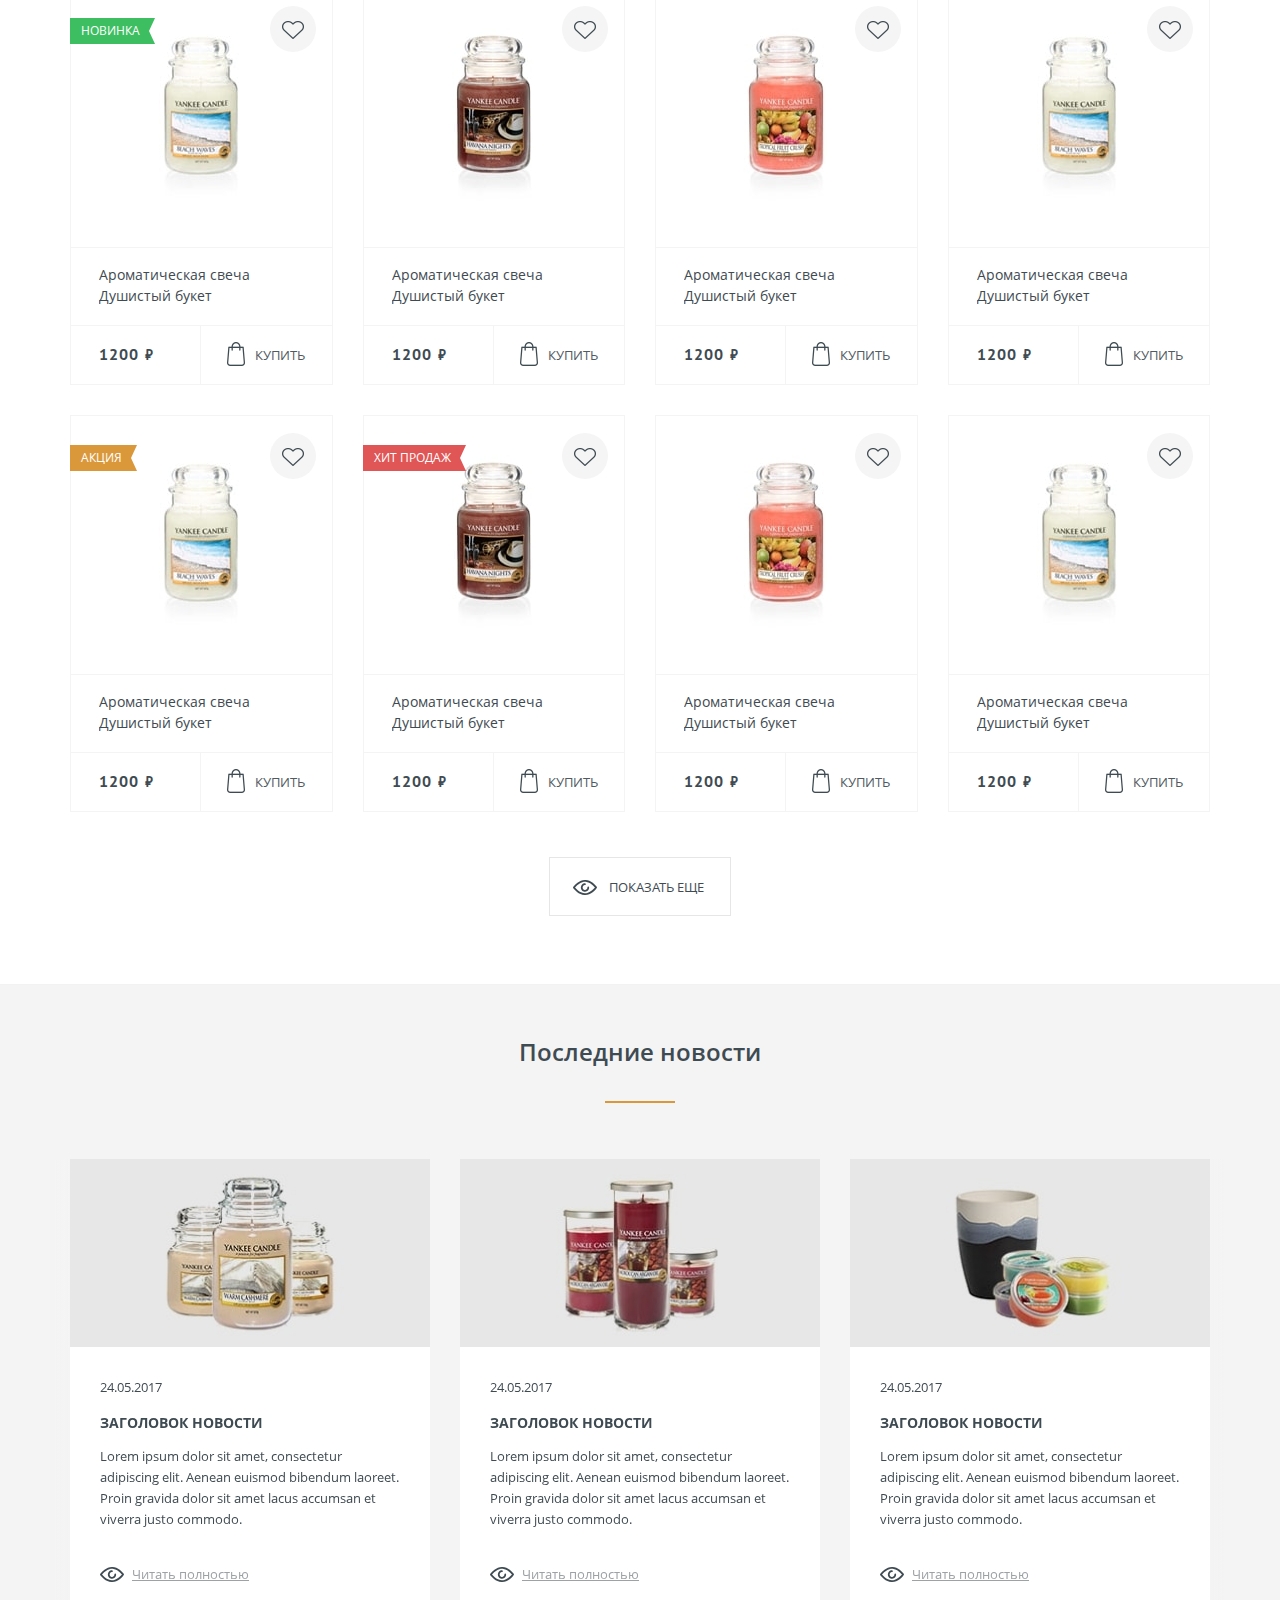
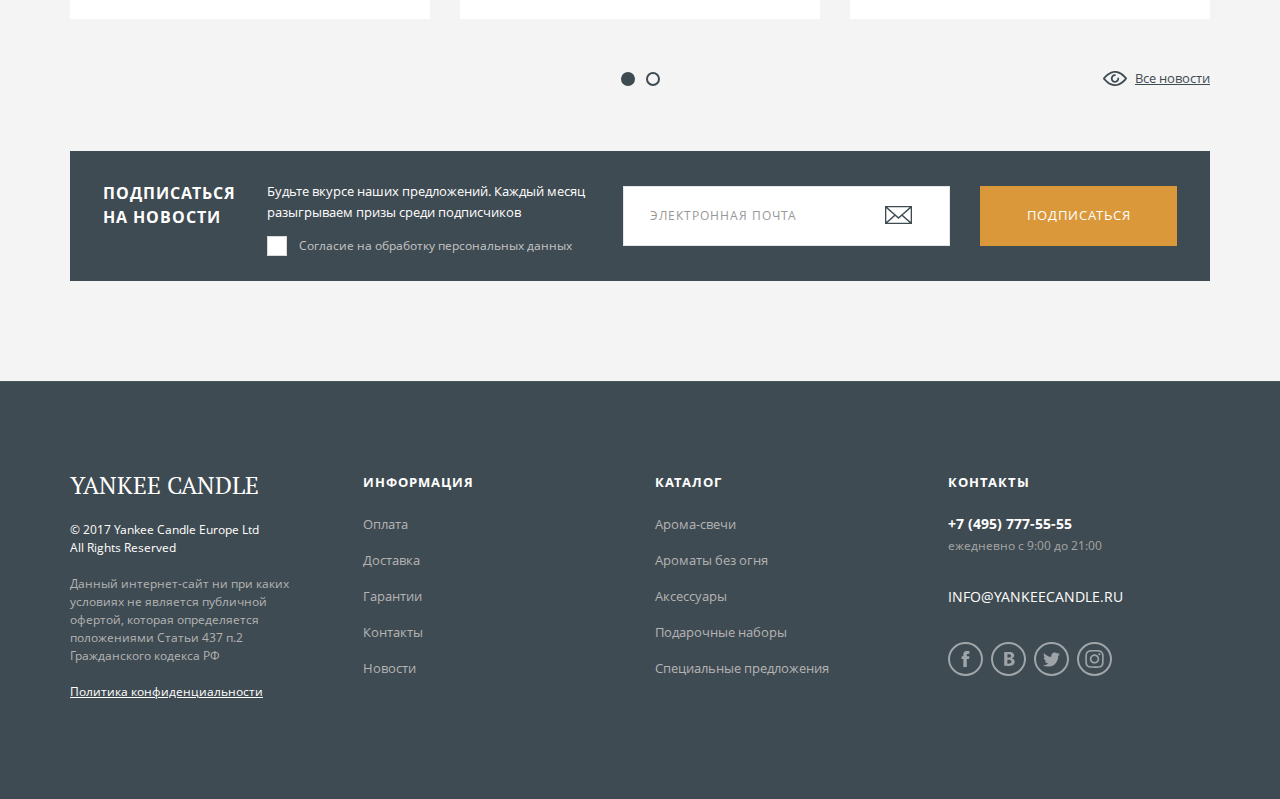
<file: main.html>
﻿<!DOCTYPE html>
<html>
<head>
	<title>Yankee Candle</title>
	<meta charset="utf-8">
	<meta name="viewport" content="width=device-width, user-scalable=yes">
	<!--<link href="./favicon.ico" rel="shortcut icon">-->
	<link href="./css/style.css" rel="stylesheet">
	<!--[if IE 8]>
		<script src="http://html5shiv.googlecode.com/svn/trunk/html5.js"></script>
	<![endif]-->
</head>
<body>
	<div class="wrapper">
		<div class="panel">
			<div class="panel__row">
				<ul class="panel__nav">
					<li><a href="#">Оплата</a></li>
					<li><a href="#">Доставка</a></li>
					<li><a href="#">Гарантии</a></li>
					<li><a href="#">Контакты</a></li>
					<li><a href="#">Новости</a></li>
				</ul>
				<a href="#" class="panel--login">Вход</a>
			</div>
		</div>
		<header class="header">
			<div class="header__row">
				<span class="header--logo"></span>
				<div class="header__search">
					<input type="text" placeholder="Поиск по сайту">
				</div>
				<div class="header__rc">
					<a href="tel:+74957775555" class="header--phone">+7 (495) 777-55-55</a>
					<a href="#" class="header--favorite"><span>4</span></a>
					<a href="#" class="header--basket">
						<span>2</span>
						<p>13 600 <em>₽</em></p>
					</a>
				</div>
			</div>
		</header>
		<nav class="nav">
			<div class="nav__row">
				<a href="#">Арома-свечи</a>
				<a href="#">Ароматы без огня</a>
				<a href="#">Аксессуары</a>
				<a href="#">Подарочные наборы</a>
				<a href="#">Специальные предложения</a>
			</div>
		</nav>
		<div class="content">
			<div class="intro">
				<div class="intro__slider">
					<div class="item">
						<div class="pic">
							<img src="./pic/intro-1.jpg" width="239" height="398" class="img-contain" alt="">
						</div>
						<div class="text">
							<h6>Limited Edition</h6>
							<h2>Special<br> Appearances</h2>
							<p>14 Items in Special Appearances</p>
							<a href="#" class="link">Купить сейчас</a>
						</div>
					</div>
					<div class="item">
						<div class="pic">
							<img src="./pic/intro-1.jpg" width="239" height="398" class="img-contain" alt="">
						</div>
						<div class="text">
							<h6>Limited Edition</h6>
							<h2>Special<br> Appearances</h2>
							<p>14 Items in Special Appearances</p>
							<a href="#" class="link">Купить сейчас</a>
						</div>
					</div>
				</div>
				<div class="intro__rc">
					<a href="#" class="intro__elem intro__elem_zoom">
						<span class="discount">Скидка 25%</span>
						<img src="./pic/elem-1.jpg" width="462" height="184" class="img-cover" alt="">
					</a>
					<div href="#" class="intro__elem">
						<h6 class="month">August</h6>
						<div class="text">
							<h2>Fragrance of the Month</h2>
							<a href="#" class="link">Купить сейчас</a>
						</div>
						<img src="./pic/elem-2.jpg" width="462" height="184" class="img-cover" alt="">
					</div>
				</div>
			</div>
			<ul class="intro__benefits">
				<li>
					<a href="#" class="item">
						<i class="icon icon_truck"></i>
						<p>Удобная доставка IML</p>
					</a>
				</li>
				<li>
					<a href="#" class="item">
						<i class="icon icon_ribbon"></i>
						<p>100% подлинная продукция</p>
					</a>
				</li>
				<li>
					<a href="#" class="item">
						<i class="icon icon_jar"></i>
						<p>Неповторимые многослойные ароматы</p>
					</a>
				</li>
			</ul>
			<div class="categories">
				<div class="categories__item" data="1">
					<div class="categories__catalog scale">
						<h3>Каталог<br> товаров</h3>
						<a href="#" class="view-all">Полный каталог</a>
					</div>
				</div>
				<div class="categories__item categories__item_wide" data="2">
					<a href="#" class="categories__elem scale">
						<span class="label">Арома-свечи со скидками</span>
						<img src="./pic/category-1.jpg" width="554" height="184" class="img-cover" alt="">
					</a>
				</div>
				<div class="categories__item" data="3">
					<a href="#" class="categories__elem scale">
						<span class="label">Аксессуары</span>
						<img src="./pic/category-2.jpg" width="260" height="184" class="img-cover" alt="">
					</a>
				</div>
				<div class="categories__item">
					<a href="#" class="categories__elem scale" data="4">
						<span class="label">Распродажа</span>
						<img src="./pic/category-3.jpg" width="260" height="184" class="img-cover" alt="">
					</a>
					<a href="#" class="categories__elem scale" data="5">
						<span class="label">Распродажа</span>
						<img src="./pic/category-4.jpg" width="260" height="184" class="img-cover" alt="">
					</a>
				</div>
				<div class="categories__item categories__item_wide" data="6">
					<a href="#" class="categories__elem categories__elem_tall">
						<span class="label">Специальные предложения</span>
						<img src="./pic/category-5.jpg" width="554" height="398" class="img-cover" alt="">
					</a>
				</div>
				<div class="categories__item" data="7">
					<a href="#" class="categories__elem scale">
						<span class="label">Распродажа</span>
						<img src="./pic/category-6.jpg" width="260" height="184" class="img-cover" alt="">
					</a>
					<a href="#" class="categories__elem scale">
						<span class="label">Подарочные наборы</span>
						<img src="./pic/category-7.jpg" width="260" height="184" class="img-cover" alt="">
					</a>
				</div>
			</div>
		</div>
		<div class="popular popular_index">
			<div class="popular__row">
				<h2>Популярные товары</h2>
				<div class="popular__grid" data-ratio="1">
					<div class="popular__item">
						<div class="item-card">
							<a href="#" class="photo">
								<i class="favorite-icon" data-favorite></i>
								<span class="ribbon-elem ribbon-elem_new">Новинка</span>
								<div class="pic scale">
									<img src="./pic/item-1.jpg" width="180" height="180" class="img-contain" alt="">
								</div>
							</a>
							<a href="#" class="title">
								<h3>Ароматическая свеча Душистый букет</h3>
							</a>
							<span class="price">1200 <em>₽</em></span>
							<button class="buy">Купить</button>
						</div>
					</div>
					<div class="popular__item">
						<div class="item-card">
							<a href="#" class="photo">
								<i class="favorite-icon" data-favorite></i>
								<div class="pic scale">
									<img src="./pic/item-2.jpg" width="180" height="180" class="img-contain" alt="">
								</div>
							</a>
							<a href="#" class="title">
								<h3>Ароматическая свеча Душистый букет</h3>
							</a>
							<span class="price">1200 <em>₽</em></span>
							<button class="buy">Купить</button>
						</div>
					</div>
					<div class="popular__item">
						<div class="item-card">
							<a href="#" class="photo">
								<i class="favorite-icon" data-favorite></i>
								<div class="pic scale">
									<img src="./pic/item-3.jpg" width="180" height="180" class="img-contain" alt="">
								</div>
							</a>
							<a href="#" class="title">
								<h3>Ароматическая свеча Душистый букет</h3>
							</a>
							<span class="price">1200 <em>₽</em></span>
							<button class="buy">Купить</button>
						</div>
					</div>
					<div class="popular__item">
						<div class="item-card">
							<a href="#" class="photo">
								<i class="favorite-icon" data-favorite></i>
								<div class="pic scale">
									<img src="./pic/item-1.jpg" width="180" height="180" class="img-contain" alt="">
								</div>
							</a>
							<a href="#" class="title">
								<h3>Ароматическая свеча Душистый букет</h3>
							</a>
							<span class="price">1200 <em>₽</em></span>
							<button class="buy">Купить</button>
						</div>
					</div>
					<div class="popular__item">
						<div class="item-card">
							<a href="#" class="photo">
								<i class="favorite-icon" data-favorite></i>
								<span class="ribbon-elem ribbon-elem_special">Акция</span>
								<div class="pic scale">
									<img src="./pic/item-1.jpg" width="180" height="180" class="img-contain" alt="">
								</div>
							</a>
							<a href="#" class="title">
								<h3>Ароматическая свеча Душистый букет</h3>
							</a>
							<span class="price">1200 <em>₽</em></span>
							<button class="buy">Купить</button>
						</div>
					</div>
					<div class="popular__item">
						<div class="item-card">
							<a href="#" class="photo">
								<i class="favorite-icon" data-favorite></i>
								<span class="ribbon-elem ribbon-elem_hit">Хит продаж</span>
								<div class="pic scale">
									<img src="./pic/item-2.jpg" width="180" height="180" class="img-contain" alt="">
								</div>
							</a>
							<a href="#" class="title">
								<h3>Ароматическая свеча Душистый букет</h3>
							</a>
							<span class="price">1200 <em>₽</em></span>
							<button class="buy">Купить</button>
						</div>
					</div>
					<div class="popular__item">
						<div class="item-card">
							<a href="#" class="photo">
								<i class="favorite-icon" data-favorite></i>
								<div class="pic scale">
									<img src="./pic/item-3.jpg" width="180" height="180" class="img-contain" alt="">
								</div>
							</a>
							<a href="#" class="title">
								<h3>Ароматическая свеча Душистый букет</h3>
							</a>
							<span class="price">1200 <em>₽</em></span>
							<button class="buy">Купить</button>
						</div>
					</div>
					<div class="popular__item">
						<div class="item-card">
							<a href="#" class="photo">
								<i class="favorite-icon" data-favorite></i>
								<div class="pic scale">
									<img src="./pic/item-1.jpg" width="180" height="180" class="img-contain" alt="">
								</div>
							</a>
							<a href="#" class="title">
								<h3>Ароматическая свеча Душистый букет</h3>
							</a>
							<span class="price">1200 <em>₽</em></span>
							<button class="buy">Купить</button>
						</div>
					</div>
				</div>
				<button class="show-more">Показать еще</button>
			</div>
		</div>
		<div class="latest">
			<div class="latest__row">
				<h2>Последние новости</h2>
				<div class="latest__news">
					<div class="latest__slider" data-ratio="0.5251">
						<div class="item">
							<div class="item-new">
								<div class="pic">
									<img src="./pic/new-1.jpg" width="358" height="188" class="img-cover" alt="">
								</div>
								<div class="text">
									<h6>24.05.2017</h6>
									<h3>Заголовок новости</h3>
									<p>Lorem ipsum dolor sit amet, consectetur adipiscing elit. Aenean euismod bibendum laoreet. Proin gravida dolor sit amet lacus accumsan et viverra justo commodo.</p>
									<a href="#" class="view-all">Читать полностью</a>
								</div>
							</div>
						</div>
						<div class="item">
							<div class="item-new">
								<div class="pic">
									<img src="./pic/new-2.jpg" width="358" height="188" class="img-cover" alt="">
								</div>
								<div class="text">
									<h6>24.05.2017</h6>
									<h3>Заголовок новости</h3>
									<p>Lorem ipsum dolor sit amet, consectetur adipiscing elit. Aenean euismod bibendum laoreet. Proin gravida dolor sit amet lacus accumsan et viverra justo commodo.</p>
									<a href="#" class="view-all">Читать полностью</a>
								</div>
							</div>
						</div>
						<div class="item">
							<div class="item-new">
								<div class="pic">
									<img src="./pic/new-3.jpg" width="358" height="188" class="img-cover" alt="">
								</div>
								<div class="text">
									<h6>24.05.2017</h6>
									<h3>Заголовок новости</h3>
									<p>Lorem ipsum dolor sit amet, consectetur adipiscing elit. Aenean euismod bibendum laoreet. Proin gravida dolor sit amet lacus accumsan et viverra justo commodo.</p>
									<a href="#" class="view-all">Читать полностью</a>
								</div>
							</div>
						</div>
						<div class="item">
							<div class="item-new">
								<div class="pic">
									<img src="./pic/new-1.jpg" width="358" height="188" class="img-cover" alt="">
								</div>
								<div class="text">
									<h6>24.05.2017</h6>
									<h3>Заголовок новости</h3>
									<p>Lorem ipsum dolor sit amet, consectetur adipiscing elit. Aenean euismod bibendum laoreet. Proin gravida dolor sit amet lacus accumsan et viverra justo commodo.</p>
									<a href="#" class="view-all">Читать полностью</a>
								</div>
							</div>
						</div>
						<div class="item">
							<div class="item-new">
								<div class="pic">
									<img src="./pic/new-2.jpg" width="358" height="188" class="img-cover" alt="">
								</div>
								<div class="text">
									<h6>24.05.2017</h6>
									<h3>Заголовок новости</h3>
									<p>Lorem ipsum dolor sit amet, consectetur adipiscing elit. Aenean euismod bibendum laoreet. Proin gravida dolor sit amet lacus accumsan et viverra justo commodo.</p>
									<a href="#" class="view-all">Читать полностью</a>
								</div>
							</div>
						</div>
						<div class="item">
							<div class="item-new">
								<div class="pic">
									<img src="./pic/new-3.jpg" width="358" height="188" class="img-cover" alt="">
								</div>
								<div class="text">
									<h6>24.05.2017</h6>
									<h3>Заголовок новости</h3>
									<p>Lorem ipsum dolor sit amet, consectetur adipiscing elit. Aenean euismod bibendum laoreet. Proin gravida dolor sit amet lacus accumsan et viverra justo commodo.</p>
									<a href="#" class="view-all">Читать полностью</a>
								</div>
							</div>
						</div>
					</div>
					<a href="#" class="view-all view-all_news">Все новости</a>
				</div>
				<div class="subscribe">
					<h3>Подписаться на новости</h3>
					<div class="subscribe__message">
						<p>Будьте вкурсе наших предложений. Каждый месяц разыгрываем призы среди подписчиков</p>
						<label><input type="checkbox">Согласие на обработку персональных данных</label>
					</div>
					<div class="subscribe__email">
						<input type="text" placeholder="Электронная почта">
					</div>
					<button class="subscribe--send">Подписаться</button>
				</div>
			</div>
		</div>
		<div class="clear"></div>
	</div>
	<footer class="footer">
		<div class="footer__row">
			<div class="footer__about">
				<h4>Yankee Candle</h4>
				<p>© 2017 Yankee Candle Europe Ltd<br>
				All Rights Reserved</p>
				<p class="disclamer">Данный интернет-сайт ни при каких условиях не является публичной офертой, которая определяется положениями Статьи 437 п.2 Гражданского кодекса РФ</p>
				<p><a href="#">Политика конфиденциальности</a></p>
			</div>
			<div class="footer__nav">
				<h5>Информация</h5>
				<ul>
					<li><a href="#">Оплата</a></li>
					<li><a href="#">Доставка</a></li>
					<li><a href="#">Гарантии</a></li>
					<li><a href="#">Контакты</a></li>
					<li><a href="#">Новости</a></li>
				</ul>
			</div>
			<div class="footer__nav">
				<h5>Каталог</h5>
				<ul>
					<li><a href="#">Арома-свечи</a></li>
					<li><a href="#">Ароматы без огня</a></li>
					<li><a href="#">Аксессуары</a></li>
					<li><a href="#">Подарочные наборы</a></li>
					<li><a href="#">Специальные предложения</a></li>
				</ul>
			</div>
			<div class="footer__contacts">
				<h5>Контакты</h5>
				<p><a href="tel:+74957775555" class="phone">+7 (495) 777-55-55</a><br>
				ежедневно с 9:00 до 21:00</p>
				<a href="mailto:info@yankeecandle.ru" class="e-mail">info@yankeecandle.ru</a>
				<ul class="footer--social">
					<li><a href="#" class="facebook-icon"></a></li>
					<li><a href="#" class="vkontakte-icon"></a></li>
					<li><a href="#" class="twitter-icon"></a></li>
					<li><a href="#" class="instagram-icon"></a></li>
				</ul>
			</div>
		</div>
	</footer>
	<div class="fade-bg"></div>
	<div class="menu-drop">
		<div class="controls">
			<span class="close-icon"></span>
			<a href="#" class="login-icon"></a>
			<a href="tel:+74957775555" class="phone-icon"></a>
			<a href="#" class="search-icon"></a>
		</div>
		<div class="menu-drop__row">
			<ul class="main">
				<li><a href="#">Арома-свечи</a></li>
				<li><a href="#">Ароматы без огня</a></li>
				<li><a href="#">Аксессуары</a></li>
				<li><a href="#">Подарочные наборы</a></li>
				<li><a href="#">Спец предложения</a></li>
			</ul>
			<ul class="sub">
				<li><a href="#">Оплата</a></li>
				<li><a href="#">Доставка</a></li>
				<li><a href="#">Гарантии</a></li>
				<li><a href="#">Контакты</a></li>
				<li><a href="#">Новости</a></li>
			</ul>
		</div>
	</div>
	<script src="./js/libs.js"></script>
	<script src="./js/scripts.js"></script>
</body>
</html>
</file>
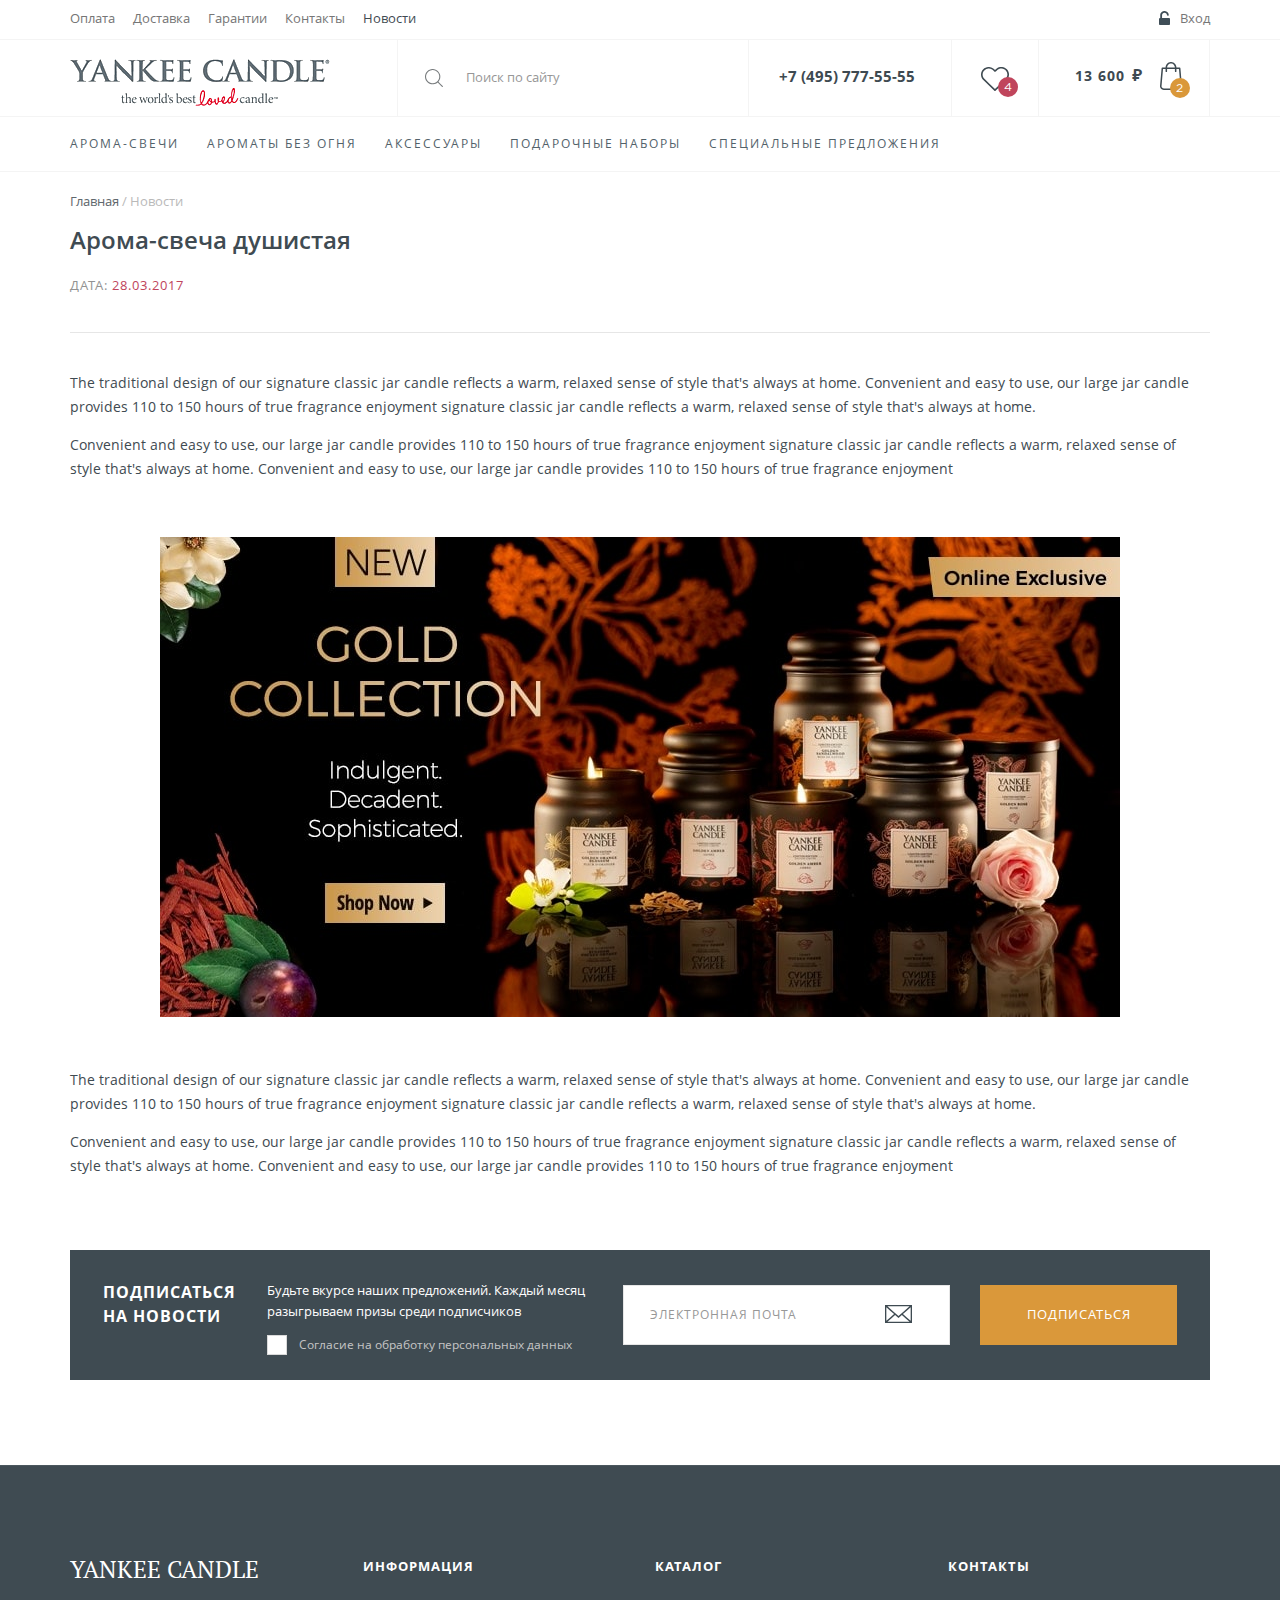
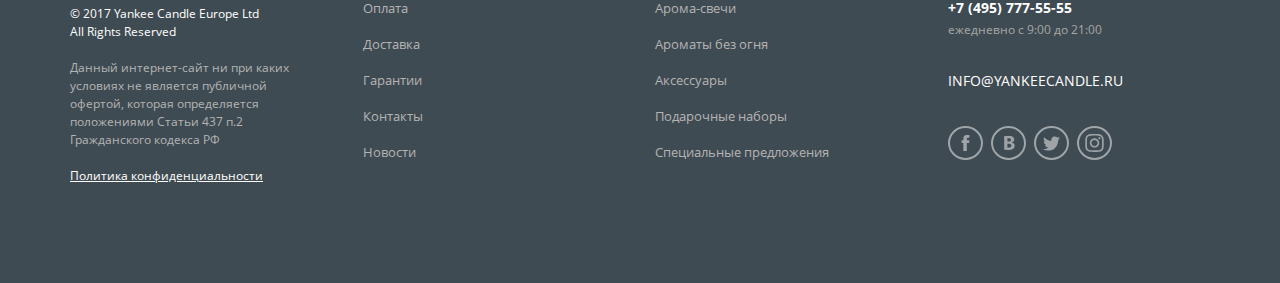
<file: news-item.html>
﻿<!DOCTYPE html>
<html>
<head>
	<title>Yankee Candle</title>
	<meta charset="utf-8">
	<meta name="viewport" content="width=device-width, user-scalable=yes">
	<!--<link href="./favicon.ico" rel="shortcut icon">-->
	<link href="./css/style.css" rel="stylesheet">
	<!--[if IE 8]>
		<script src="http://html5shiv.googlecode.com/svn/trunk/html5.js"></script>
	<![endif]-->
</head>
<body>
	<div class="wrapper">
		<div class="panel">
			<div class="panel__row">
				<ul class="panel__nav">
					<li><a href="#">Оплата</a></li>
					<li><a href="#">Доставка</a></li>
					<li><a href="#">Гарантии</a></li>
					<li><a href="#">Контакты</a></li>
					<li class="active"><a href="#">Новости</a></li>
				</ul>
				<a href="#" class="panel--login">Вход</a>
			</div>
		</div>
		<header class="header">
			<div class="header__row">
				<a href="#" class="header--logo"></a>
				<div class="header__search">
					<input type="text" placeholder="Поиск по сайту">
				</div>
				<div class="header__rc">
					<a href="tel:+74957775555" class="header--phone">+7 (495) 777-55-55</a>
					<a href="#" class="header--favorite"><span>4</span></a>
					<a href="#" class="header--basket">
						<span>2</span>
						<p>13 600 <em>₽</em></p>
					</a>
				</div>
			</div>
		</header>
		<nav class="nav">
			<div class="nav__row">
				<a href="#">Арома-свечи</a>
				<a href="#">Ароматы без огня</a>
				<a href="#">Аксессуары</a>
				<a href="#">Подарочные наборы</a>
				<a href="#">Специальные предложения</a>
			</div>
		</nav>
		<div class="content">
			<ul class="breadcrumbs">
				<li><a href="#">Главная</a></li>
				<li>Новости</li>
			</ul>
			<h1>Арома-свеча душистая</h1>
			<div class="news__single">
				<h6 class="date"><span>Дата:</span> 28.03.2017</h6>
				<p>The traditional design of our signature classic jar candle reflects a warm, relaxed sense of style that's always at home. Convenient and easy to use, our large jar candle provides 110 to 150 hours of true fragrance enjoyment signature classic jar candle reflects a warm, relaxed sense of style that's always at home.</p>
				<p>Convenient and easy to use, our large jar candle provides 110 to 150 hours of true fragrance enjoyment signature classic jar candle reflects a warm, relaxed sense of style that's always at home. Convenient and easy to use, our large jar candle provides 110 to 150 hours of true fragrance enjoyment</p>
				<img src="./pic/new.jpg" width="960" height="480" class="wide" alt="">
				<p>The traditional design of our signature classic jar candle reflects a warm, relaxed sense of style that's always at home. Convenient and easy to use, our large jar candle provides 110 to 150 hours of true fragrance enjoyment signature classic jar candle reflects a warm, relaxed sense of style that's always at home.</p>
				<p>Convenient and easy to use, our large jar candle provides 110 to 150 hours of true fragrance enjoyment signature classic jar candle reflects a warm, relaxed sense of style that's always at home. Convenient and easy to use, our large jar candle provides 110 to 150 hours of true fragrance enjoyment</p>
			</div>
			<div class="subscribe">
				<h3>Подписаться на новости</h3>
				<div class="subscribe__message">
					<p>Будьте вкурсе наших предложений. Каждый месяц разыгрываем призы среди подписчиков</p>
					<label><input type="checkbox">Согласие на обработку персональных данных</label>
				</div>
				<div class="subscribe__email">
					<input type="text" placeholder="Электронная почта">
				</div>
				<button class="subscribe--send">Подписаться</button>
			</div>
		</div>
		<div class="clear"></div>
	</div>
	<footer class="footer">
		<div class="footer__row">
			<div class="footer__about">
				<h4>Yankee Candle</h4>
				<p>© 2017 Yankee Candle Europe Ltd<br>
				All Rights Reserved</p>
				<p class="disclamer">Данный интернет-сайт ни при каких условиях не является публичной офертой, которая определяется положениями Статьи 437 п.2 Гражданского кодекса РФ</p>
				<p><a href="#">Политика конфиденциальности</a></p>
			</div>
			<div class="footer__nav">
				<h5>Информация</h5>
				<ul>
					<li><a href="#">Оплата</a></li>
					<li><a href="#">Доставка</a></li>
					<li><a href="#">Гарантии</a></li>
					<li><a href="#">Контакты</a></li>
					<li><a href="#">Новости</a></li>
				</ul>
			</div>
			<div class="footer__nav">
				<h5>Каталог</h5>
				<ul>
					<li><a href="#">Арома-свечи</a></li>
					<li><a href="#">Ароматы без огня</a></li>
					<li><a href="#">Аксессуары</a></li>
					<li><a href="#">Подарочные наборы</a></li>
					<li><a href="#">Специальные предложения</a></li>
				</ul>
			</div>
			<div class="footer__contacts">
				<h5>Контакты</h5>
				<p><a href="tel:+74957775555" class="phone">+7 (495) 777-55-55</a><br>
				ежедневно с 9:00 до 21:00</p>
				<a href="mailto:info@yankeecandle.ru" class="e-mail">info@yankeecandle.ru</a>
				<ul class="footer--social">
					<li><a href="#" class="facebook-icon"></a></li>
					<li><a href="#" class="vkontakte-icon"></a></li>
					<li><a href="#" class="twitter-icon"></a></li>
					<li><a href="#" class="instagram-icon"></a></li>
				</ul>
			</div>
		</div>
	</footer>
	<div class="fade-bg"></div>
	<div class="menu-drop">
		<div class="controls">
			<span class="close-icon"></span>
			<a href="#" class="login-icon"></a>
			<a href="tel:+74957775555" class="phone-icon"></a>
			<a href="#" class="search-icon"></a>
		</div>
		<div class="menu-drop__row">
			<ul class="main">
				<li><a href="#">Арома-свечи</a></li>
				<li><a href="#">Ароматы без огня</a></li>
				<li><a href="#">Аксессуары</a></li>
				<li><a href="#">Подарочные наборы</a></li>
				<li><a href="#">Спец предложения</a></li>
			</ul>
			<ul class="sub">
				<li><a href="#">Оплата</a></li>
				<li><a href="#">Доставка</a></li>
				<li><a href="#">Гарантии</a></li>
				<li><a href="#">Контакты</a></li>
				<li><a href="#">Новости</a></li>
			</ul>
		</div>
	</div>
	<script src="./js/libs.js"></script>
	<script src="./js/scripts.js"></script>
</body>
</html>
</file>
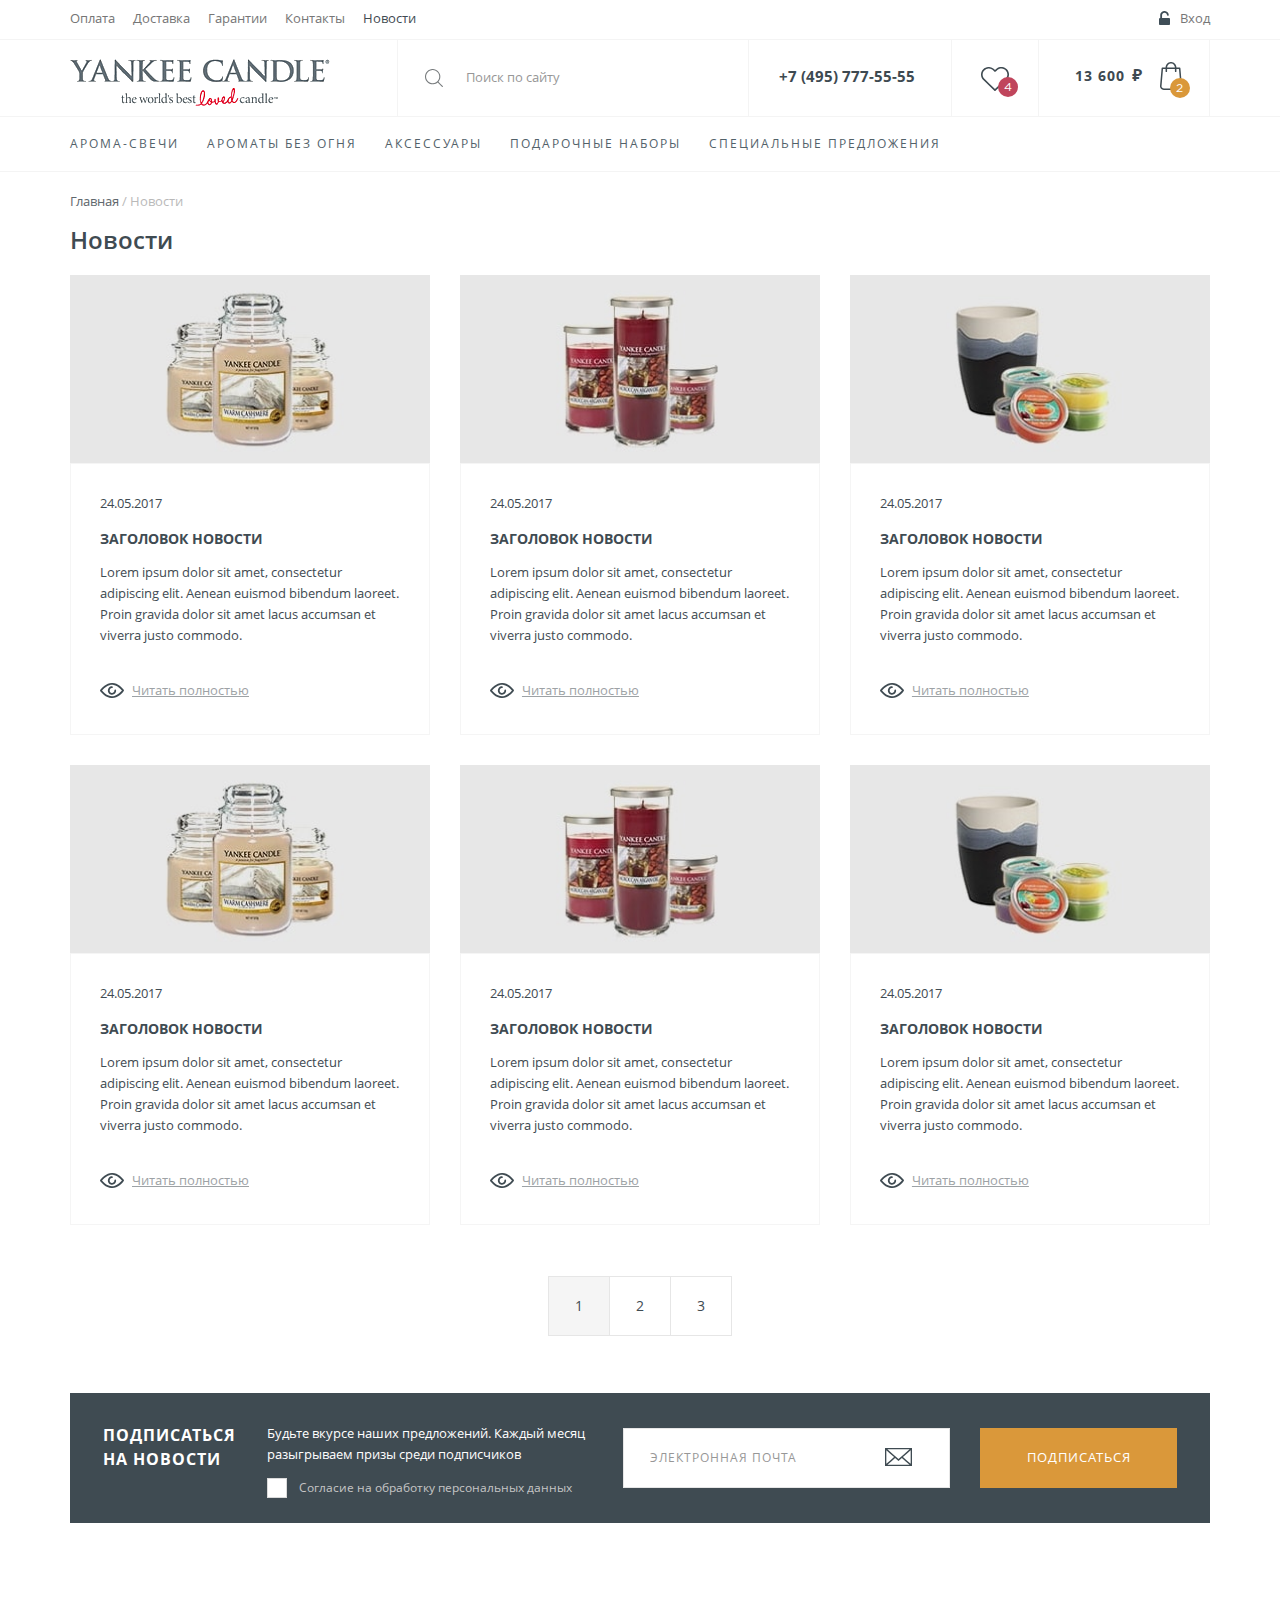
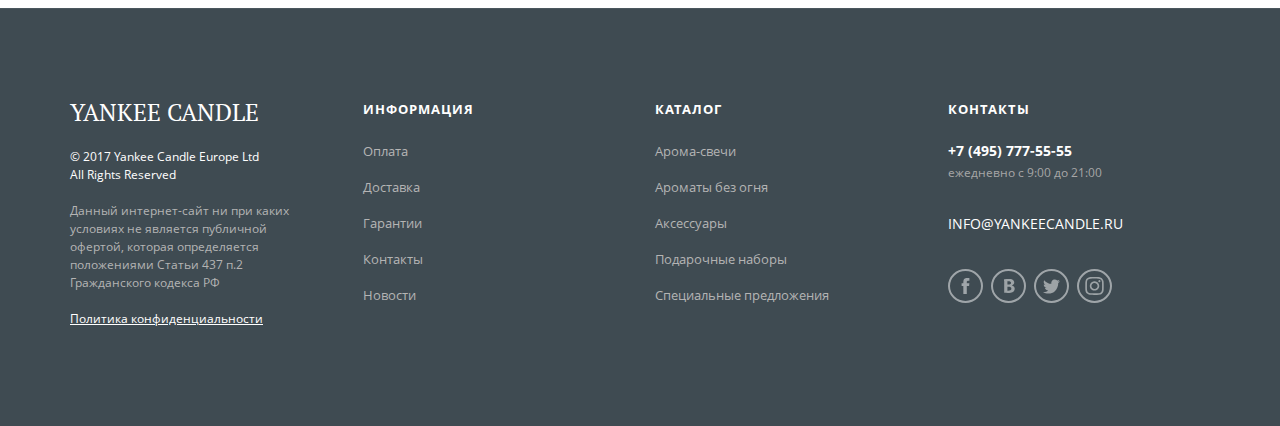
<file: news-list.html>
﻿<!DOCTYPE html>
<html>
<head>
	<title>Yankee Candle</title>
	<meta charset="utf-8">
	<meta name="viewport" content="width=device-width, user-scalable=yes">
	<!--<link href="./favicon.ico" rel="shortcut icon">-->
	<link href="./css/style.css" rel="stylesheet">
	<!--[if IE 8]>
		<script src="http://html5shiv.googlecode.com/svn/trunk/html5.js"></script>
	<![endif]-->
</head>
<body>
	<div class="wrapper">
		<div class="panel">
			<div class="panel__row">
				<ul class="panel__nav">
					<li><a href="#">Оплата</a></li>
					<li><a href="#">Доставка</a></li>
					<li><a href="#">Гарантии</a></li>
					<li><a href="#">Контакты</a></li>
					<li class="active"><a href="#">Новости</a></li>
				</ul>
				<a href="#" class="panel--login">Вход</a>
			</div>
		</div>
		<header class="header">
			<div class="header__row">
				<a href="#" class="header--logo"></a>
				<div class="header__search">
					<input type="text" placeholder="Поиск по сайту">
				</div>
				<div class="header__rc">
					<a href="tel:+74957775555" class="header--phone">+7 (495) 777-55-55</a>
					<a href="#" class="header--favorite"><span>4</span></a>
					<a href="#" class="header--basket">
						<span>2</span>
						<p>13 600 <em>₽</em></p>
					</a>
				</div>
			</div>
		</header>
		<nav class="nav">
			<div class="nav__row">
				<a href="#">Арома-свечи</a>
				<a href="#">Ароматы без огня</a>
				<a href="#">Аксессуары</a>
				<a href="#">Подарочные наборы</a>
				<a href="#">Специальные предложения</a>
			</div>
		</nav>
		<div class="content">
			<ul class="breadcrumbs">
				<li><a href="#">Главная</a></li>
				<li>Новости</li>
			</ul>
			<h1>Новости</h1>
			<div class="news__grid">
				<div class="news__item">
					<div class="item-new">
						<div class="pic">
							<img src="./pic/new-1.jpg" width="358" height="188" class="img-cover" alt="">
						</div>
						<div class="text">
							<h6>24.05.2017</h6>
							<h3>Заголовок новости</h3>
							<p>Lorem ipsum dolor sit amet, consectetur adipiscing elit. Aenean euismod bibendum laoreet. Proin gravida dolor sit amet lacus accumsan et viverra justo commodo.</p>
							<a href="#" class="view-all">Читать полностью</a>
						</div>
					</div>
				</div>
				<div class="news__item">
					<div class="item-new">
						<div class="pic">
							<img src="./pic/new-2.jpg" width="358" height="188" class="img-cover" alt="">
						</div>
						<div class="text">
							<h6>24.05.2017</h6>
							<h3>Заголовок новости</h3>
							<p>Lorem ipsum dolor sit amet, consectetur adipiscing elit. Aenean euismod bibendum laoreet. Proin gravida dolor sit amet lacus accumsan et viverra justo commodo.</p>
							<a href="#" class="view-all">Читать полностью</a>
						</div>
					</div>
				</div>
				<div class="news__item">
					<div class="item-new">
						<div class="pic">
							<img src="./pic/new-3.jpg" width="358" height="188" class="img-cover" alt="">
						</div>
						<div class="text">
							<h6>24.05.2017</h6>
							<h3>Заголовок новости</h3>
							<p>Lorem ipsum dolor sit amet, consectetur adipiscing elit. Aenean euismod bibendum laoreet. Proin gravida dolor sit amet lacus accumsan et viverra justo commodo.</p>
							<a href="#" class="view-all">Читать полностью</a>
						</div>
					</div>
				</div>
				<div class="news__item">
					<div class="item-new">
						<div class="pic">
							<img src="./pic/new-1.jpg" width="358" height="188" class="img-cover" alt="">
						</div>
						<div class="text">
							<h6>24.05.2017</h6>
							<h3>Заголовок новости</h3>
							<p>Lorem ipsum dolor sit amet, consectetur adipiscing elit. Aenean euismod bibendum laoreet. Proin gravida dolor sit amet lacus accumsan et viverra justo commodo.</p>
							<a href="#" class="view-all">Читать полностью</a>
						</div>
					</div>
				</div>
				<div class="news__item">
					<div class="item-new">
						<div class="pic">
							<img src="./pic/new-2.jpg" width="358" height="188" class="img-cover" alt="">
						</div>
						<div class="text">
							<h6>24.05.2017</h6>
							<h3>Заголовок новости</h3>
							<p>Lorem ipsum dolor sit amet, consectetur adipiscing elit. Aenean euismod bibendum laoreet. Proin gravida dolor sit amet lacus accumsan et viverra justo commodo.</p>
							<a href="#" class="view-all">Читать полностью</a>
						</div>
					</div>
				</div>
				<div class="news__item">
					<div class="item-new">
						<div class="pic">
							<img src="./pic/new-3.jpg" width="358" height="188" class="img-cover" alt="">
						</div>
						<div class="text">
							<h6>24.05.2017</h6>
							<h3>Заголовок новости</h3>
							<p>Lorem ipsum dolor sit amet, consectetur adipiscing elit. Aenean euismod bibendum laoreet. Proin gravida dolor sit amet lacus accumsan et viverra justo commodo.</p>
							<a href="#" class="view-all">Читать полностью</a>
						</div>
					</div>
				</div>
			</div>
			<ul class="pages-e">
				<li><span>1</span></li>
				<li><a href="#">2</a></li>
				<li><a href="#">3</a></li>
			</ul>
			<div class="subscribe">
				<h3>Подписаться на новости</h3>
				<div class="subscribe__message">
					<p>Будьте вкурсе наших предложений. Каждый месяц разыгрываем призы среди подписчиков</p>
					<label><input type="checkbox">Согласие на обработку персональных данных</label>
				</div>
				<div class="subscribe__email">
					<input type="text" placeholder="Электронная почта">
				</div>
				<button class="subscribe--send">Подписаться</button>
			</div>
		</div>
		<div class="clear"></div>
	</div>
	<footer class="footer">
		<div class="footer__row">
			<div class="footer__about">
				<h4>Yankee Candle</h4>
				<p>© 2017 Yankee Candle Europe Ltd<br>
				All Rights Reserved</p>
				<p class="disclamer">Данный интернет-сайт ни при каких условиях не является публичной офертой, которая определяется положениями Статьи 437 п.2 Гражданского кодекса РФ</p>
				<p><a href="#">Политика конфиденциальности</a></p>
			</div>
			<div class="footer__nav">
				<h5>Информация</h5>
				<ul>
					<li><a href="#">Оплата</a></li>
					<li><a href="#">Доставка</a></li>
					<li><a href="#">Гарантии</a></li>
					<li><a href="#">Контакты</a></li>
					<li><a href="#">Новости</a></li>
				</ul>
			</div>
			<div class="footer__nav">
				<h5>Каталог</h5>
				<ul>
					<li><a href="#">Арома-свечи</a></li>
					<li><a href="#">Ароматы без огня</a></li>
					<li><a href="#">Аксессуары</a></li>
					<li><a href="#">Подарочные наборы</a></li>
					<li><a href="#">Специальные предложения</a></li>
				</ul>
			</div>
			<div class="footer__contacts">
				<h5>Контакты</h5>
				<p><a href="tel:+74957775555" class="phone">+7 (495) 777-55-55</a><br>
				ежедневно с 9:00 до 21:00</p>
				<a href="mailto:info@yankeecandle.ru" class="e-mail">info@yankeecandle.ru</a>
				<ul class="footer--social">
					<li><a href="#" class="facebook-icon"></a></li>
					<li><a href="#" class="vkontakte-icon"></a></li>
					<li><a href="#" class="twitter-icon"></a></li>
					<li><a href="#" class="instagram-icon"></a></li>
				</ul>
			</div>
		</div>
	</footer>
	<div class="fade-bg"></div>
	<div class="menu-drop">
		<div class="controls">
			<span class="close-icon"></span>
			<a href="#" class="login-icon"></a>
			<a href="tel:+74957775555" class="phone-icon"></a>
			<a href="#" class="search-icon"></a>
		</div>
		<div class="menu-drop__row">
			<ul class="main">
				<li><a href="#">Арома-свечи</a></li>
				<li><a href="#">Ароматы без огня</a></li>
				<li><a href="#">Аксессуары</a></li>
				<li><a href="#">Подарочные наборы</a></li>
				<li><a href="#">Спец предложения</a></li>
			</ul>
			<ul class="sub">
				<li><a href="#">Оплата</a></li>
				<li><a href="#">Доставка</a></li>
				<li><a href="#">Гарантии</a></li>
				<li><a href="#">Контакты</a></li>
				<li><a href="#">Новости</a></li>
			</ul>
		</div>
	</div>
	<script src="./js/libs.js"></script>
	<script src="./js/scripts.js"></script>
</body>
</html>
</file>
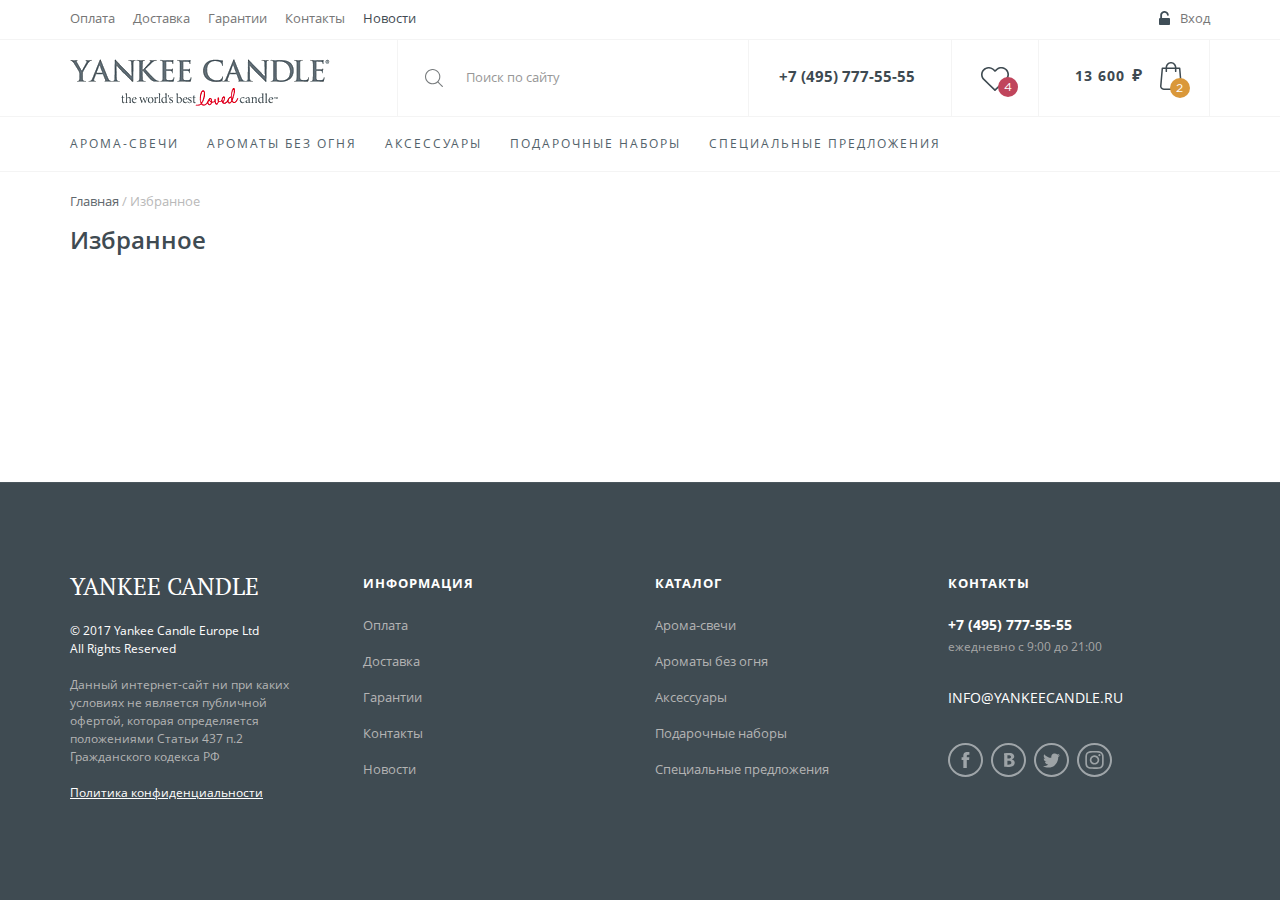
<file: test.html>
﻿<!DOCTYPE html>
<html>
<head>
	<title>Yankee Candle</title>
	<meta charset="utf-8">
	<meta name="viewport" content="width=device-width, user-scalable=yes">
	<!--<link href="./favicon.ico" rel="shortcut icon">-->
	<link href="./css/style.css" rel="stylesheet">
	<!--[if IE 8]>
		<script src="http://html5shiv.googlecode.com/svn/trunk/html5.js"></script>
	<![endif]-->
</head>
<body>
	<div class="wrapper">
		<div class="panel">
			<div class="panel__row">
				<ul class="panel__nav">
					<li><a href="#">Оплата</a></li>
					<li><a href="#">Доставка</a></li>
					<li><a href="#">Гарантии</a></li>
					<li><a href="#">Контакты</a></li>
					<li class="active"><a href="#">Новости</a></li>
				</ul>
				<a href="#" class="panel--login">Вход</a>
			</div>
		</div>
		<header class="header">
			<div class="header__row">
				<a href="#" class="header--logo"></a>
				<div class="header__search">
					<input type="text" placeholder="Поиск по сайту">
				</div>
				<div class="header__rc">
					<a href="tel:+74957775555" class="header--phone">+7 (495) 777-55-55</a>
					<a href="#" class="header--favorite"><span>4</span></a>
					<a href="#" class="header--basket">
						<span>2</span>
						<p>13 600 <em>₽</em></p>
					</a>
				</div>
			</div>
		</header>
		<nav class="nav">
			<div class="nav__row">
				<a href="#">Арома-свечи</a>
				<a href="#">Ароматы без огня</a>
				<a href="#">Аксессуары</a>
				<a href="#">Подарочные наборы</a>
				<a href="#">Специальные предложения</a>
			</div>
		</nav>
		<div class="content">
			<ul class="breadcrumbs">
				<li><a href="#">Главная</a></li>
				<li>Избранное</li>
			</ul>
			<h1>Избранное</h1>
		</div>
		<div class="clear"></div>
	</div>
	<footer class="footer">
		<div class="footer__row">
			<div class="footer__about">
				<h4>Yankee Candle</h4>
				<p>© 2017 Yankee Candle Europe Ltd<br>
				All Rights Reserved</p>
				<p class="disclamer">Данный интернет-сайт ни при каких условиях не является публичной офертой, которая определяется положениями Статьи 437 п.2 Гражданского кодекса РФ</p>
				<p><a href="#">Политика конфиденциальности</a></p>
			</div>
			<div class="footer__nav">
				<h5>Информация</h5>
				<ul>
					<li><a href="#">Оплата</a></li>
					<li><a href="#">Доставка</a></li>
					<li><a href="#">Гарантии</a></li>
					<li><a href="#">Контакты</a></li>
					<li><a href="#">Новости</a></li>
				</ul>
			</div>
			<div class="footer__nav">
				<h5>Каталог</h5>
				<ul>
					<li><a href="#">Арома-свечи</a></li>
					<li><a href="#">Ароматы без огня</a></li>
					<li><a href="#">Аксессуары</a></li>
					<li><a href="#">Подарочные наборы</a></li>
					<li><a href="#">Специальные предложения</a></li>
				</ul>
			</div>
			<div class="footer__contacts">
				<h5>Контакты</h5>
				<p><a href="tel:+74957775555" class="phone">+7 (495) 777-55-55</a><br>
				ежедневно с 9:00 до 21:00</p>
				<a href="mailto:info@yankeecandle.ru" class="e-mail">info@yankeecandle.ru</a>
				<ul class="footer--social">
					<li><a href="#" class="facebook-icon"></a></li>
					<li><a href="#" class="vkontakte-icon"></a></li>
					<li><a href="#" class="twitter-icon"></a></li>
					<li><a href="#" class="instagram-icon"></a></li>
				</ul>
			</div>
		</div>
	</footer>
	<div class="fade-bg"></div>
	<div class="menu-drop">
		<div class="controls">
			<span class="close-icon"></span>
			<a href="#" class="login-icon"></a>
			<a href="tel:+74957775555" class="phone-icon"></a>
			<a href="#" class="search-icon"></a>
		</div>
		<div class="menu-drop__row">
			<ul class="main">
				<li><a href="#">Арома-свечи</a></li>
				<li><a href="#">Ароматы без огня</a></li>
				<li><a href="#">Аксессуары</a></li>
				<li><a href="#">Подарочные наборы</a></li>
				<li><a href="#">Спец предложения</a></li>
			</ul>
			<ul class="sub">
				<li><a href="#">Оплата</a></li>
				<li><a href="#">Доставка</a></li>
				<li><a href="#">Гарантии</a></li>
				<li><a href="#">Контакты</a></li>
				<li><a href="#">Новости</a></li>
			</ul>
		</div>
	</div>
	<script src="./js/libs.js"></script>
	<script src="./js/scripts.js"></script>
</body>
</html>
</file>
<file: css/style.css>
﻿/* Fonts */

@font-face {
    font-family:'Open Sans';
    src:url('../fonts/opensans.eot');
    src:url('../fonts/opensans.eot?#iefix') format('embedded-opentype'),
        url('../fonts/opensans.woff') format('woff'),
        url('../fonts/opensans.ttf') format('truetype');
    font-weight:normal;
    font-style:normal;
}
@font-face {
    font-family:'Open Sans';
    src:url('../fonts/opensans-semibold.eot');
    src:url('../fonts/opensans-semibold.eot?#iefix') format('embedded-opentype'),
        url('../fonts/opensans-semibold.woff') format('woff'),
        url('../fonts/opensans-semibold.ttf') format('truetype');
    font-weight:600;
    font-style:normal;
}
@font-face {
    font-family:'Open Sans';
    src:url('../fonts/opensans-bold.eot');
    src:url('../fonts/opensans-bold.eot?#iefix') format('embedded-opentype'),
        url('../fonts/opensans-bold.woff') format('woff'),
        url('../fonts/opensans-bold.ttf') format('truetype');
    font-weight:bold;
    font-style:normal;
}
@font-face {
    font-family:'PT Serif';
    src:url('../fonts/ptserif.eot');
    src:url('../fonts/ptserif.eot?#iefix') format('embedded-opentype'),
        url('../fonts/ptserif.woff') format('woff'),
        url('../fonts/ptserif.ttf') format('truetype');
    font-weight:normal;
    font-style:normal;
}
@font-face {
    font-family:'PT Sans';
    src:url('../fonts/ptsans-bold.eot');
    src:url('../fonts/ptsans-bold.eot?#iefix') format('embedded-opentype'),
        url('../fonts/ptsans-bold.woff') format('woff'),
        url('../fonts/ptsans-bold.ttf') format('truetype');
    font-weight:bold;
    font-style:normal;
}
@font-face {
    font-family:'Gotham Pro';
    src:url('../fonts/gothampro.eot');
    src:url('../fonts/gothampro.eot?#iefix') format('embedded-opentype'),
        url('../fonts/gothampro.woff') format('woff'),
        url('../fonts/gothampro.ttf') format('truetype');
    font-weight:normal;
    font-style:normal;
}

/* Default */

html {
	height:100%;
}
html * {
	max-height:1000000px;
	vertical-align:top;
	-webkit-box-sizing:border-box;
	box-sizing:border-box;
}
html *:before,
html *:after {
	vertical-align:top;
	-webkit-box-sizing:border-box;
	box-sizing:border-box;
}
body {
	width:100%;
	height:100%;
	color:#3f4b52;
	font-size:12px;
	line-height:16px;
	font-family:'Open Sans', sans-serif;
	padding:0;
	margin:0;
	background:#ffffff;
	-webkit-tap-highlight-color:transparent;
}
p {
	text-indent:0;
	padding:0;
	margin:0 0 16px;
}
table {
	margin:0 0 16px;
	border-collapse:collapse;
}
table td {
	padding:0;
}
:focus {
	outline:none;
}
img {
	padding:0;
	margin:0;
	border:0;
}
a {
	color:#3f4b52;
	text-decoration:none;
}
a:hover {
	text-decoration:none;
}
form {
	margin:0;
}
ul {
	margin:0 0 10px 16px;
	padding:0;
}
ul li {
	padding:0;
	list-style:none;
}
ol {
	margin:0 0 10px 18px;
	padding:0;
}
* +html ol {
	padding:0 0 0 5px;
}
ol li {
	padding:0 0 0 16px;
}
input, select, textarea {
	color:#000000;
	font-size:12px;
	font-family:'Open Sans', sans-serif;
	padding:0;
	margin:0;
	background:none;
	border:0;
	-webkit-box-sizing:border-box;
	box-sizing:border-box;
}
textarea {
	overflow:auto;
}
button {
	font-family:'Open Sans', sans-serif;
	margin:0;
	border:0;
	-webkit-box-sizing:border-box;
	box-sizing:border-box;
}
button::-moz-focus-inner {
	padding:0;
	border:0;
}
::-webkit-input-placeholder  {
	color:#979797;
}
:-moz-placeholder {
	color:#979797;
}
::-moz-placeholder {
	color:#979797;
}
:-ms-input-placeholder {
	color:#979797;
}
.img-cover,
.img-contain {
	display:none !important;
}
.slick-list,.slick-slider,.slick-track{position:relative;display:block}.slick-loading .slick-slide,.slick-loading.slick-track{visibility:hidden}.slick-slider{-moz-box-sizing:border-box;box-sizing:border-box;-webkit-user-select:none;-moz-user-select:none;-ms-user-select:none;user-select:none;-webkit-touch-callout:none;-khtml-user-select:none;-ms-touch-action:pan-y;touch-action:pan-y;-webkit-tap-highlight-color:transparent}.slick-list{overflow:hidden;margin:0;padding:0}.slick-list:focus{outline:0}.slick-list.dragging{cursor:pointer;cursor:hand}.slick-slider .slick-list,.slick-slider .slick-track{-webkit-transform:translate3d(0,0,0);-moz-transform:translate3d(0,0,0);-ms-transform:translate3d(0,0,0);-o-transform:translate3d(0,0,0);transform:translate3d(0,0,0)}.slick-track{top:0;left:0}.slick-track:after,.slick-track:before{display:table;content:''}.slick-track:after{clear:both}.slick-slide{display:none;float:left;height:100%;min-height:1px}[dir=rtl] .slick-slide{float:right}.slick-slide img{display:block}.slick-slide.slick-loading img{display:none}.slick-slide.dragging img{pointer-events:none}.slick-initialized .slick-slide{display:block}.slick-vertical .slick-slide{display:block;height:auto;border:1px solid transparent}.slick-arrow.slick-hidden{display:none}
div.checker,div.radio{position:relative}div.checker,div.checker input,div.checker span,div.radio,div.radio input,div.radio span{width:24px;height:24px;cursor:pointer}div.checker input,div.radio input{filter:alpha(opacity=0);border:none}div.checker span,div.radio input,div.radio span{zoom:1;text-align:center}div.checker span{position:relative;display:-moz-inline-box;display:inline-block;background:#ffffff;border:1px solid #e6e6e6}div.checker span.checked:before{content:'';position:absolute;left:5px;top:5px;width:13px;height:10px;background-image:url([data-uri]);}div.checker input{opacity:0;-moz-opacity:0;background:0 0;display:-moz-inline-box;display:inline-block;zoom:1}div.radio span{display:-moz-inline-box;display:inline-block;position:realtive;width:22px;height:22px;border:1px solid #a1a1a1;-webkit-border-radius:50%;border-radius:50%;}div.radio span.checked:after{content:'';position:absolute;left:5px;top:5px;width:12px;height:12px;background:#333333;-webkit-border-radius:50%;border-radius:50%;}div.radio input{opacity:0;-moz-opacity:0;background:0 0;display:-moz-inline-box;display:inline-block}
.wrapper {
	position:relative;
	min-width:320px;
	min-height:100%;
	margin:0 auto;
}

/* Core */

.panel {
	border-bottom:1px solid #f4f4f4;
}
.panel a {
	color:#767676;
}
.panel a:hover {
	color:#3f4b52;
}
.panel__row {
	max-width:1200px;
	height:39px;
	padding:0 30px;
	margin:0 auto;
}
.panel__nav {
	float:left;
	font-size:13px;
	line-height:16px;
	margin:0 0 0 -9px;
}
.panel__nav li {
	float:left;
}
.panel__nav a {
	display:block;
	padding:10px 9px 13px;
}
.panel__nav .active a {
	color:#3f4b52;
}
.panel--login {
	float:right;
	display:block;
	font-size:13px;
	line-height:16px;
	padding:10px 9px 13px;
	margin:0 -9px 0 0;
}
.panel--login:before {
	content:'';
	display:inline-block;
	width:11px;
	height:14px;
	margin:1px 10px 1px 0;
	background-image:url([data-uri]);
}
.header {
	border-bottom:1px solid #f4f4f4;
}
.header__row {
	position:relative;
	max-width:1200px;
	height:76px;
	margin:0 auto;
}
.header--logo {
	position:absolute;
	left:0;
	top:0;
	display:block;
	width:320px;
	height:76px;
	background:url('../img/logo.png') no-repeat 30px 19px;
}
.header__search {
	position:absolute;
	left:357px;
	top:0;
	width:358px;
	height:76px;
	background:url([data-uri]) no-repeat 27px 29px;
	border-left:1px solid #f4f4f4;
}
.header__search input[type="text"] {
	width:100%;
	font-size:13px;
	padding:28px 29px 30px 68px;
}
.header__rc {
	position:absolute;
	right:30px;
	top:0;
	z-index:1;
	height:76px;
	background:#ffffff;
	border-right:1px solid #f4f4f4;
}
.header--phone {
	float:left;
	display:block;
	color:#3e4a51;
	font-size:15px;
	line-height:18px;
	font-weight:bold;
	padding:27px 36px 31px 30px;
	border-left:1px solid #f4f4f4;
}
.header--favorite {
	position:relative;
	float:left;
	display:block;
	width:87px;
	height:76px;
	background:url([data-uri]) no-repeat 29px 27px;
	border-left:1px solid #f4f4f4;
}
.header--favorite span {
	position:absolute;
	left:46px;
	top:37px;
	min-width:20px;
	height:20px;
	color:#ffffff;
	font-size:12px;
	line-height:15px;
	font-family:'Gotham Pro', sans-serif;
	text-align:center;
	padding:3px 2px 2px;
	background:#c0455c;
	-webkit-border-radius:50%;
	border-radius:50%;
}
.header--basket {
	position:relative;
	float:left;
	display:block;
	min-width:171px;
	height:76px;
	color:#3e4a51;
	font-size:14px;
	line-height:17px;
	font-weight:bold;
	text-align:right;
	letter-spacing:1px;
	padding:27px 27px 32px 25px;
	border-left:1px solid #f4f4f4;
}
.header--basket:after {
	content:'';
	display:inline-block;
	width:22px;
	height:28px;
	margin:-5px 0 -6px 12px;
	background:url([data-uri]) no-repeat 0 0;
}
.header--basket p {
	display:inline-block;
	margin:0;
}
.header--basket em {
	display:inline-block;
	font-size:18px;
	line-height:21px;
	font-style:normal;
	font-family:'PT Sans', sans-serif;
	margin:-3px 0 -1px 2px;
}
.header--basket span {
	position:absolute;
	right:19px;
	bottom:18px;
	display:block;
	min-width:20px;
	height:20px;
	color:#ffffff;
	font-size:12px;
	line-height:15px;
	font-weight:normal;
	font-family:'Gotham Pro', sans-serif;
	text-align:center;
	letter-spacing:0;
	padding:3px 2px 2px;
	background:#da983a;
	-webkit-border-radius:50%;
	border-radius:50%;
}
.nav {
	position:relative;
}
.nav:after {
	content:'';
	position:absolute;
	left:0;
	bottom:0;
	width:100%;
	border-bottom:1px solid #f4f4f4;
}
.nav__row {
	clear:both;
	overflow:hidden;
	max-width:1200px;
	padding:0 16px;
	margin:0 auto;
}
.nav a {
	position:relative;
	z-index:1;
	float:left;
	display:block;
	color:#526169;
	text-transform:uppercase;
	letter-spacing:2px;
	padding:19px 14px 20px;
}
.nav a:hover {
	color:#000000;
}
.nav a.active {
	color:#3e3e3e;
}
.nav a.active:after {
	content:'';
	position:absolute;
	left:14px;
	bottom:0;
	width:calc(100% - 28px);
	border-bottom:2px solid #c0455c;
}
.content {
	max-width:1200px;
	padding:30px 30px 55px;
	margin:0 auto;
}
.intro {
	clear:both;
	overflow:hidden;
}
.intro__slider {
	position:relative;
	float:left;
	width:650px;
	margin:0 30px 30px 0;
	background:#f4f4f4;
}
.intro__slider .slick-prev,
.intro__slider .slick-next {
	position:absolute;
	bottom:0;
	z-index:5;
	width:40px;
	height:40px;
	cursor:pointer;
	background:#e8e8e8;
	-webkit-transition:background 0.1s ease;
	transition:background 0.1s ease;
}
.intro__slider .slick-prev {
	right:41px;
}
.intro__slider .slick-next {
	right:1px;
}
.intro__slider .slick-prev:before,
.intro__slider .slick-next:before {
	content:'';
	position:absolute;
	left:17px;
	top:15px;
	border-top:5px solid transparent;
	border-bottom:5px solid transparent;
}
.intro__slider .slick-prev:before {
	border-right:6px solid #ffffff;
}
.intro__slider .slick-next:before {
	border-left:6px solid #ffffff;
}
.intro__slider .slick-prev:hover,
.intro__slider .slick-next:hover {
	background:#dbdbdb;
}
.intro__slider .item {
	position:relative;
	height:398px;
}
.intro__slider .text {
	position:absolute;
	left:0;
	top:50%;
	width:100%;
	padding:0 50px 0 310px;
	-webkit-transform:translateY(-50%);
	transform:translateY(-50%);
}
.intro__slider h6 {
	position:relative;
	color:#c0c0c0;
	font-size:12px;
	line-height:15px;
	text-transform:uppercase;
	padding:0 0 11px;
	margin:0 0 22px;
}
.intro__slider h6:after {
	content:'';
	position:absolute;
	left:0;
	bottom:0;
	width:19px;
	height:2px;
	background:#da983a;
}
.intro__slider h2 {
	color:#3f4b52;
	font-size:36px;
	line-height:40px;
	font-weight:normal;
	font-family:'PT Serif', serif;
	padding:0;
	margin:0 0 25px;
}
.intro__slider p {
	color:#67747c;
	font-size:16px;
	line-height:19px;
	margin:0 0 19px;
}
.intro .link {
	display:inline-block;
	font-size:13px;
	line-height:16px;
	text-transform:uppercase;
	cursor:pointer;
	padding:14px 20px;
	-webkit-transition:background 0.1s ease;
	transition:background 0.1s ease;
}
.intro__slider .link {
	color:#ffffff;
	background:#da983a;
	margin:21px 0 4px;
}
.intro__slider .link:hover {
	background:#bf8027;
}
.intro__slider .pic {
	position:absolute;
	left:45px;
	top:0;
	z-index:1;
	width:239px;
	height:100%;
}
.intro__rc {
	float:left;
	width:460px;
}
.intro__elem {
	overflow:hidden;
	position:relative;
	display:block;
	height:184px;
	color:#ffffff;
	margin:0 0 30px;
	background-color:#f2f2f2;
}
.intro__elem .discount {
	position:absolute;
	right:0;
	top:17px;
	display:block;
	font-size:13px;
	line-height:16px;
	text-transform:uppercase;
	padding:13px 25px 15px 23px;
	background:#472244;
}
.intro__elem .month {
	position:absolute;
	left:40px;
	top:20px;
	z-index:1;
	color:#ffffff;
	font-size:12px;
	line-height:15px;
	text-transform:uppercase;
	padding:0 0 10px;
	margin:0;
}
.intro__elem .month:after {
	content:'';
	position:absolute;
	left:0;
	bottom:0;
	width:19px;
	height:2px;
	background:#ffffff;
}
.intro__elem .text {
	position:absolute;
	left:0;
	top:50%;
	padding:0 50px 0 166px;
	-webkit-transform:translateY(-50%);
	transform:translateY(-50%);
}
.intro__elem h2 {
	font-size:36px;
	line-height:40px;
	font-weight:normal;
	font-family:'PT Serif', serif;
	padding:0;
	margin:0;
}
.intro__elem .link {
	color:#472244;
	background:#ffffff;
	margin:20px 0 6px;
	-webkit-transition:background 0.1s ease;
	transition:background 0.1s ease;
}
.intro__elem .link:hover {
	background-color:rgba(255,255,255,0.9);
}
.intro__benefits {
	width:1170px;
	width:calc(100% + 30px);
	font-size:0;
	margin:0 0 0 -15px;
}
.intro__benefits > li {
	display:inline-block;
	width:33.33%;
	padding:0 15px;
	margin:0 0 30px;
}
.intro__benefits .item {
	overflow:hidden;
	position:relative;
	display:block;
	height:104px;
	padding:0 43px 0 33px;
	border:3px solid #f4f4f4;
}
.intro__benefits .item p {
	position:relative;
	top:50%;
	color:#5f686d;
	font-size:14px;
	line-height:21px;
	padding:10px 0 12px;
	margin:0;
	-webkit-transform:translateY(-50%);
	transform:translateY(-50%);
}
.intro__benefits .icon {
	top:50%;
	position:relative;
	float:left;
	-webkit-transform:translateY(-50%);
	transform:translateY(-50%);
}
.intro__benefits .icon_truck {
	width:48px;
	height:58px;
	margin:0 20px 0 0;
	background:url('../img/truck-icon.svg') no-repeat 0 10px;
}
.intro__benefits .icon_ribbon {
	width:39px;
	height:68px;
	margin:1px 19px 0 0;
	background:url('../img/ribbon-icon.svg') no-repeat 0 10px;
}
.intro__benefits .icon_jar {
	width:30px;
	height:68px;
	margin:1px 25px 0 0;
	background:url('../img/jar-icon.svg') no-repeat 0 10px;
}
.categories {
	width:1170px;
	width:calc(100% + 30px);
	font-size:0;
	margin:0 0 0 -15px;
}
.categories__item {
	display:inline-block;
	width:25%;
	padding:0 15px;
}
.categories__item_wide {
	width:50%;
}
.categories__catalog {
	position:relative;
	height:184px;
	padding:30px 26px;
	margin:0 0 30px;
	background:#ffffff;
	border:3px solid #f4f4f4;
	-webkit-transition:background-color 0.2s ease;
	transition:background-color 0.2s ease;
}
.categories__catalog:hover {
	background-color:#f4f4f4;
}
.categories__catalog h3 {
	color:#3e3e3e;
	font-size:21px;
	line-height:30px;
	font-weight:600;
	padding:0;
	margin:0;
}
.view-all {
	position:relative;
	display:inline-block;
	color:#5f686d;
	font-size:13px;
	line-height:16px;
	text-decoration:underline;
	padding:0 0 0 32px;
}
.view-all:before {
	content:'';
	position:absolute;
	left:0;
	top:1px;
	width:24px;
	height:15px;
	background:url([data-uri]) no-repeat 0 0;
}
.view-all:hover {
	text-decoration:none;
}
.categories__catalog .view-all {
	position:absolute;
	left:31px;
	bottom:32px;
}
.categories__elem {
	overflow:hidden;
	position:relative;
	display:block;
	color:#ffffff;
	height:184px;
	margin:0 0 30px;
	background:#f4f4f4;
}
.categories__elem:before,
.intro__elem_zoom:before {
	content:'';
	position:absolute;
	left:0;
	top:0;
	width:100%;
	height:100%;
	background:rgba(26,30,31,0.5);
	-webkit-transition:opacity 0.2s ease;
	transition:opacity 0.2s ease;
	opacity:0;
}
.categories__elem:after,
.intro__elem_zoom:after {
	content:'';
	position:absolute;
	left:50%;
	top:50%;
	z-index:2;
	width:68px;
	height:68px;
	margin:-29px 0 0 -29px;
	background:#da983a url([data-uri]) no-repeat 50% 50%;
	-webkit-border-radius:50%;
	border-radius:50%;
	-webkit-transition:opacity 0.2s ease;
	transition:opacity 0.2s ease;
	opacity:0;
}
.categories__elem:hover:before,
.categories__elem:hover:after,
.intro__elem_zoom:hover:before,
.intro__elem_zoom:hover:after {
	opacity:1;
}
.categories__elem_tall {
	height:398px;
}
.categories__elem .label {
	position:absolute;
	left:0;
	top:27px;
	z-index:1;
	display:block;
	font-size:14px;
	line-height:17px;
	text-transform:uppercase;
	white-space:nowrap;
	padding:10px 16px;
	background:rgba(95,104,109,0.5);
}
.categories__elem_tall .label {
	top:41px;
}
.popular {
	border-top:1px solid #f2f2f2;
}
.popular_index {
	margin-top:-50px;
}
.popular_recommend {
	margin-top:-12px;
	background:#f4f4f4;
	border-top-color:#f4f4f4;
}
.popular__row {
	max-width:1200px;
	text-align:center;
	padding:57px 30px 38px;
	margin:0 auto;
}
.popular h2 {
	position:relative;
	color:#3f4b52;
	font-size:24px;
	line-height:30px;
	font-weight:600;
	padding:0 0 36px;
	margin:0 0 53px;
}
.popular h2:after {
	content:'';
	position:absolute;
	left:50%;
	bottom:0;
	width:70px;
	height:2px;
	margin-left:-35px;
	background:#da983a;
}
.popular__grid {
	width:1170px;
	width:calc(100% + 30px);
	font-size:0;
	text-align:left;
	margin:0 0 13px -15px;
}
.popular__item {
	display:inline-block;
	width:25%;
	padding:0 15px;
	margin:0 0 30px;
}
.item-card {
	position:relative;
	background:#ffffff;
	border:1px solid #f4f4f4;
	-webkit-transition:-webkit-box-shadow 0.2s ease;
	transition:box-shadow 0.2s ease;
}
.item-card:hover {
	-webkit-box-shadow:0 0 25px rgba(36,39,41,0.1);
	box-shadow:0 0 25px rgba(36,39,41,0.1);
}
.item-card .photo {
	position:relative;
	display:block;
	padding:39px;
	border-bottom:1px solid #f4f4f4;
}
.item-card .photo:before {
	content:'';
	position:absolute;
	left:-1px;
	top:-1px;
	width:calc(100% + 2px);
	height:calc(100% + 2px);
	background:rgba(37,37,37,0.5);
	-webkit-transition:opacity 0.2s ease;
	transition:opacity 0.2s ease;
	opacity:0;
}
.item-card .photo:after {
	content:'';
	position:absolute;
	left:50%;
	top:50%;
	z-index:2;
	width:68px;
	height:68px;
	margin:-29px 0 0 -29px;
	background:#ffffff url([data-uri]) no-repeat 50% 50%;
	-webkit-border-radius:50%;
	border-radius:50%;
	-webkit-transition:opacity 0.2s ease;
	transition:opacity 0.2s ease;
	opacity:0;
}
.item-card .photo:hover:before,
.item-card .photo:hover:after {
	opacity:1;
}
.item-card .pic {
	width:100%;
	max-width:180px;
	height:180px;
	margin:0 auto;
}
.ribbon-elem {
	position:relative;
	display:block;
	color:#ffffff;
	font-size:12px;
	line-height:15px;
	text-transform:uppercase;
	white-space:nowrap;
	padding:5px 9px 6px 11px;
}
.ribbon-elem:before,
.ribbon-elem:after {
	content:'';
	position:absolute;
	right:-6px;
}
.ribbon-elem:before {
	top:0;
	border-right:6px solid transparent;
}
.ribbon-elem:after {
	bottom:0;
	border-right:6px solid transparent;
}
.ribbon-elem_new {
	background:#3cbe61;
}
.ribbon-elem_new:before {
	border-top:13px solid #3cbe61;
}
.ribbon-elem_new:after {
	border-bottom:13px solid #3cbe61;
}
.ribbon-elem_special {
	background:#da983a;
}
.ribbon-elem_special:before {
	border-top:13px solid #da983a;
}
.ribbon-elem_special:after {
	border-bottom:13px solid #da983a;
}
.ribbon-elem_hit {
	background:#e05555;
}
.ribbon-elem_hit:before {
	border-top:13px solid #e05555;
}
.ribbon-elem_hit:after {
	border-bottom:13px solid #e05555;
}
.item-card .ribbon-elem {
	position:absolute;
	left:-1px;
	top:29px;
	z-index:2;
}
.favorite-icon {
	position:relative;
	display:block;
	width:46px;
	height:46px;
	background:#f5f5f5;
	-webkit-border-radius:50%;
	border-radius:50%;
	-webkit-transition:background 0.1s ease;
	transition:background 0.1s ease;
}
.favorite-icon:before {
	content:'';
	position:absolute;
	left:50%;
	top:15px;
	width:22px;
	height:18px;
	cursor:pointer;
	margin-left:-11px;
	background:url('../img/favorite-icon.png') no-repeat 0 0;
	background-size:22px 36px;
}
.favorite-icon.is-active {
	background:#c0455c;
}
.favorite-icon.is-active:before {
	background-position:0 -18px;
}
.item-card .favorite-icon {
	position:absolute;
	right:16px;
	top:17px;
	z-index:5;
}
.item-card .title {
	display:block;
	padding:16px 28px 19px;
	border-bottom:1px solid #f4f4f4;
}
.item-card .title h3 {
	overflow:hidden;
	height:42px;
	color:#3f4b52;
	font-size:14px;
	line-height:21px;
	font-weight:normal;
	padding:0;
	margin:0;
}
.item-card .price {
	display:inline-block;
	width:50%;
	color:#3f4b52;
	font-size:16px;
	line-height:20px;
	font-weight:bold;
	font-family:'PT Sans', sans-serif;
	letter-spacing:1px;
	white-space:nowrap;
	padding:18px 18px 20px 28px;
	border-right:1px solid #f4f4f4;
}
.item-card .price em {
	display:inline-block;
	font-size:14px;
	font-style:normal;
	margin:1px 0 -1px 1px;
}
.item-card .buy {
	position:relative;
	z-index:1;
	display:inline-block;
	width:50%;
	color:#4f5a61;
	font-size:13px;
	line-height:16px;
	text-align:center;
	text-transform:uppercase;
	cursor:pointer;
	padding:21px 10px;
	background:#ffffff;
	-webkit-transition:all 0.1s ease;
	transition:all 0.1s ease;
	outline:1px solid transparent;
}
.item-card .buy:before {
	content:'';
	display:inline-block;
	width:18px;
	height:24px;
	margin:-5px 10px -3px 0;
	background:url('../img/basket-icon.png') no-repeat 0 0;
	background-size:18px 48px;
}
.item-card .buy:hover {
	color:#ffffff;
	background:#da983a;
	outline:1px solid #da983a;
}
.item-card .buy:hover:before {
	background-position:0 -24px;
}
.show-more {
	color:#3f4b52;
	font-size:13px;
	line-height:16px;
	text-transform:uppercase;
	cursor:pointer;
	padding:21px 26px 20px;
	margin:2px 0 30px;
	background:#ffffff;
	border:1px solid #e6e6e6;
	-webkit-transition:all 0.1s ease;
	transition:all 0.1s ease;
}
.show-more:before {
	content:'';
	display:inline-block;
	width:24px;
	height:15px;
	margin:1px 12px 0 -3px;
}
.item-new .text .view-all:before,
.show-more:before,
.view-all_news:before {
	background:url([data-uri]) no-repeat 0 0;
}
.show-more:hover {
	background:#f1f1f1;
	border-color:#f1f1f1;
}
.latest {
	background:#f4f4f4;
	border-top:1px solid #f2f2f2;
}
.latest__row {
	max-width:1200px;
	padding:52px 30px 70px;
	margin:0 auto;
}
.latest h2 {
	position:relative;
	color:#3f4b52;
	font-size:24px;
	line-height:30px;
	font-weight:600;
	text-align:center;
	padding:0 0 36px;
	margin:0 0 56px;
}
.latest h2:after {
	content:'';
	position:absolute;
	left:50%;
	bottom:0;
	width:70px;
	height:2px;
	margin-left:-35px;
	background:#da983a;
}
.latest__news {
	position:relative;
	padding:0 0 80px;
	margin:0 0 52px;
}
.latest__slider {
	position:relative;
	width:1170px;
	width:calc(100% + 30px);
	margin:0 0 0 -15px;
}
.latest__slider:before,
.latest__slider:after {
	content:'';
	position:absolute;
	top:0;
	z-index:5;
	width:15px;
	height:100%;
}
.latest__slider:before {
	left:0;
	background:-moz-linear-gradient(left, rgba(244,244,244,1) 0%, rgba(255,255,255,0) 100%);
	background:-webkit-linear-gradient(left, rgba(244,244,244,1) 0%,rgba(255,255,255,0) 100%);
	background:linear-gradient(to right, rgba(244,244,244,1) 0%,rgba(255,255,255,0) 100%);
	filter:progid:DXImageTransform.Microsoft.gradient( startColorstr='#f4f4f4', endColorstr='#00ffffff',GradientType=1 );
}
.latest__slider:after {
	right:0;
	background:-moz-linear-gradient(left, rgba(255,255,255,0) 0%, rgba(244,244,244,1) 100%);
	background:-webkit-linear-gradient(left, rgba(255,255,255,0) 0%,rgba(244,244,244,1) 100%);
	background:linear-gradient(to right, rgba(255,255,255,0) 0%,rgba(244,244,244,1) 100%);
	filter:progid:DXImageTransform.Microsoft.gradient( startColorstr='#00ffffff', endColorstr='#f4f4f4',GradientType=1 );
}
.latest__slider .slick-dots {
	position:absolute;
	left:50%;
	bottom:-72px;
	margin:0;
	-webkit-transform:translateX(-50%);
	transform:translateX(-50%);
}
.latest__slider .slick-dots li {
	float:left;
}
.latest__slider .slick-dots button {
	position:relative;
	width:25px;
	height:25px;
	cursor:pointer;
	background:none;
}
.latest__slider .slick-dots button:after {
	content:'';
	position:absolute;
	left:50%;
	top:50%;
	width:14px;
	height:14px;
	margin:-7px 0 0 -7px;
	border:2px solid #3f4b52;
	-webkit-border-radius:50%;
	border-radius:50%;
}
.latest__slider .slick-dots .slick-active button:after {
	background:#3f4b52;
}
.latest__slider .item {
	padding:0 15px;
}
.item-new .pic {
	height:188px;
	background:#e6e6e6;
}
.item-new .text {
	padding:31px 29px 20px;
	background:#ffffff;
	border:1px solid #ffffff;
}
.item-new .text h6 {
	color:#3f4b52;
	font-size:13px;
	line-height:16px;
	font-weight:normal;
	padding:0;
	margin:0 0 17px;
}
.item-new .text h3 {
	font-size:14px;
	line-height:21px;
	text-transform:uppercase;
	padding:0;
	margin:0 0 13px;
}
.item-new .text p {
	font-size:13px;
	line-height:21px;
	margin:0 0 21px;
}
.item-new .text .view-all {
	color:#9da2a5;
	margin:15px 0 16px;
}
.latest__news .view-all_news {
	position:absolute;
	right:0;
	bottom:13px;
	color:#3f4b52;
}
.subscribe {
	clear:both;
	overflow:hidden;
	color:#ffffff;
	padding:35px 33px;
	margin:0 0 30px;
	background:#3f4b52;
}
.subscribe h3 {
	float:left;
	width:164px;
	font-size:16px;
	line-height:24px;
	text-transform:uppercase;
	letter-spacing:1px;
	padding:0 20px 0 0;
	margin:-5px 0 0;
}
.subscribe__message {
	float:left;
	width:356px;
	padding:0 30px 0 0;
	margin:-5px 0 -9px;
}
.subscribe__message p {
	font-size:13px;
	line-height:21px;
	margin:0;
}
.subscribe__message label {
	position:relative;
	display:inline-block;
	color:#c5c5c5;
	font-size:12px;
	line-height:19px;
	font-weight:normal;
	cursor:pointer;
	padding:0 0 0 32px;
	margin:13px 0 0;
}
.subscribe__message label .checker {
	position:absolute;
	left:0;
	top:0;
}
.subscribe__message .checker,
.subscribe__message .checker input,
.subscribe__message .checker span {
	width:20px;
	height:20px;
}
.subscribe__message .checker span {
	border-color:#dadada;
}
.subscribe__message .checker .checked:before {
	left:4px;
	top:0;
	width:20px;
	height:13px;
	background-image:url([data-uri]);
}
.subscribe__email {
	position:relative;
	float:left;
	width:327px;
	height:60px;
	margin-right:30px;
	background:#ffffff;
	border:1px solid #e6e6e6;
}
.subscribe__email:after {
	content:'';
	position:absolute;
	right:37px;
	top:19px;
	width:27px;
	height:18px;
	background:url([data-uri]) no-repeat 0 0;
}
.subscribe__email input {
	position:relative;
	z-index:1;
	width:100%;
	color:#8e8e8e;
	font-size:12px;
	text-transform:uppercase;
	letter-spacing:1px;
	padding:20px 90px 21px 26px;	
}
.subscribe--send {
	display:inline-block;
	width:197px;
	color:#ffffff;
	font-size:13px;
	line-height:16px;
	cursor:pointer;
	text-transform:uppercase;
	letter-spacing:1px;
	padding:21px 20px 23px;
	background:#da983a;
	-webkit-transition:background 0.1s ease;
	transition:background 0.1s ease;
}
.subscribe--send:hover {
	background:#c38225;
}
.footer {
	color:#ffffff;
	background:#3f4b52;
	border-top:1px solid #4b575e;
}
.footer a {
	color:#b4b4b4;
}
.footer a:hover {
	color:#f4f4f4;
	text-decoration:underline;
}
.footer h5 {
	font-size:13px;
	line-height:18px;
	text-transform:uppercase;
	letter-spacing:1px;
	padding:0;
	margin:0 0 24px;
}
.footer__row {
	clear:both;
	overflow:hidden;
	max-width:1200px;
	padding:91px 15px 80px;
	margin:0 auto;
}
.footer__about {
	float:left;
	width:25%;
	padding:0 45px 0 15px;
}
.footer__about h4 {
	font-size:24px;
	line-height:30px;
	font-weight:normal;
	font-family:'PT Serif', sans-serif;
	text-transform:uppercase;
	padding:0;
	margin:-3px 0 21px;
}
.footer__about p {
	font-size:12px;
	line-height:18px;
	margin:0 0 18px;
}
.footer__about .disclamer {
	color:#b4b4b4;
}
.footer__about a {
	color:#ffffff;
	text-decoration:underline;
}
.footer__about a:hover {
	text-decoration:none;
}
.footer__nav {
	float:left;
	width:25%;
	padding:0 15px;
}
.footer__nav ul {
	margin:0;
}
.footer__nav ul li {
	font-size:13px;
	line-height:18px;
	margin:0 0 18px;
}
.footer__contacts {
	float:left;
	width:25%;
	padding:0 15px;
}
.footer__contacts p {
	color:#a7a7a7;
	font-size:12px;
	line-height:18px;
	margin:0 0 18px;
}
.footer__contacts p .phone {
	display:inline-block;
	color:#ffffff;
	font-size:14px;
	font-weight:bold;
	margin:0 0 4px;
}
.footer__contacts p .phone:hover {
	text-decoration:none;
}
.footer__contacts .e-mail {
	display:inline-block;
	color:#ffffff;
	font-size:14px;
	line-height:18px;
	text-transform:uppercase;
	margin:15px 0 18px;
}
.footer__contacts .e-mail:hover {
	text-decoration:none;
}
.footer--social {
	width:calc(100% + 8px);
	font-size:0;
	margin:18px 0 10px;
}
.footer--social li {
	display:inline-block;
	margin:0 8px 8px 0;
}
.footer--social a {
	position:relative;
	display:block;
	width:35px;
	height:34px;
	border:2px solid #ffffff;
	-webkit-border-radius:50%;
	border-radius:50%;
	opacity:0.5;
	-webkit-transition:opacity 0.2s ease;
	transition:opacity 0.2s ease;
}
.footer--social a:hover {
	opacity:1;
}
.footer--social a.facebook-icon:after {
	content:'';
	position:absolute;
	left:11px;
	top:7px;
	width:9px;
	height:16px;
	background-image:url([data-uri]);
}
.footer--social a.vkontakte-icon:after {
	content:'';
	position:absolute;
	left:11px;
	top:8px;
	width:11px;
	height:14px;
	background-image:url([data-uri]);
}
.footer--social a.twitter-icon:after {
	content:'';
	position:absolute;
	left:7px;
	top:8px;
	width:17px;
	height:15px;
	background-image:url([data-uri]);
}
.footer--social a.instagram-icon:after {
	content:'';
	position:absolute;
	left:6px;
	top:6px;
	width:19px;
	height:18px;
	background-image:url([data-uri]);
}
.breadcrumbs {
	font-size:0;
	margin:-10px 0 9px;
}
.breadcrumbs li {
	position:relative;
	display:inline-block;
	color:#b9b9b9;
	font-size:13px;
	line-height:18px;
	white-space:nowrap;
	padding-right:11px;
	margin:0 0 6px;
}
.breadcrumbs li:after {
	content:'/';
	position:absolute;
	right:0;
	top:0;
	width:11px;
	text-align:center;
}
.breadcrumbs li:last-child {
	padding-right:0;
}
.breadcrumbs li:last-child:after {
	display:none;
}
.breadcrumbs a {
	color:#5f686d;
}
.breadcrumbs a:hover {
	text-decoration:underline;
}
.content h1 {
	color:#3f4b52;
	font-size:24px;
	line-height:30px;
	font-weight:600;
	padding:0;
	margin:0 0 20px;
}
.news__grid {
	width:1170px;
	width:calc(100% + 30px);
	font-size:0;
	margin:0 0 21px -15px;
}
.news__item {
	display:inline-block;
	width:33.33%;
	padding:0 15px;
	margin:0 0 30px;
}
.news__item .item-new .text {
	border-color:#f5f5f5;
}
.pages-e {
	font-size:0;
	text-align:center;
	padding-right:1px;
	margin:0 0 57px;
}
.pages-e li {
	display:inline-block;
	margin:0 -1px 0 0;
}
.pages-e a,
.pages-e span {
	display:block;
	min-width:62px;
	height:60px;
	font-size:14px;
	line-height:20px;
	text-align:center;
	padding:19px 15px;
	background:#ffffff;
	border:1px solid #e6e6e6;
	-webkit-transition:background 0.1s ease;
	transition:background 0.1s ease;
}
.pages-e span {
	background:#f5f5f5;
}
.pages-e a:hover {
	background:#f5f5f5;
}
.news__single {
	padding:1px 0 0;
	margin:0 0 72px;
}
.news__single .date {
	color:#c0455c;
	font-size:13px;
	line-height:18px;
	font-weight:normal;
	text-transform:uppercase;
	letter-spacing:1px;
	padding:0 0 38px;
	margin:0 0 38px;
	border-bottom:1px solid #e6e6e6;
}
.news__single .date span {
	color:#929292;
}
.news__single p {
	font-size:14px;
	line-height:24px;
	margin:0 0 14px;
}
.news__single .wide {
	display:block;
	width:100%;
	max-width:960px;
	height:auto;
	margin:56px auto 51px;
}
.catalog {
	width:1170px;
	width:calc(100% + 30px);
	font-size:0;
	padding:7px 0 0;
	margin:0 0 0 -15px;
}
.catalog__lc {
	display:inline-block;
	width:25%;
	padding:0 15px;
}
.navigation {
	margin:0 0 26px;
}
.navigation h4 {
	color:#3f4b52;
	font-size:14px;
	line-height:21px;
	text-transform:uppercase;
	padding:17px 30px 14px;
	margin:0;
	background:#f4f4f4;
	border-bottom:1px solid #ffffff;
}
.navigation ul {
	font-size:14px;
	line-height:21px;
	margin:0;
}
.navigation ul a {
	position:relative;
	display:block;
	color:#8d8d8d;
	padding:13px 30px 14px;
	background:#f4f4f4;
}
.navigation ul a:after {
	content:'';
	position:absolute;
	left:0;
	bottom:0;
	width:100%;
	border-bottom:1px solid #ffffff;
}
.navigation ul a:hover {
	color:#3f4b52;
}
.navigation ul li.active a {
	color:#3f4b52;
	background:#ffffff;
}
.navigation ul li.active a:after {
	border-bottom:2px solid #c0455c;
}
.filter {
	margin:0 0 30px;
}
.filter h3 {
	display:none;
	color:#3f4b52;
	font-size:14px;
	line-height:21px;
	text-transform:uppercase;
	padding:17px 30px 14px;
	margin:0;
	background:#f4f4f4;
	border-bottom:1px solid #ffffff;
}
.filter__group {
	padding:19px 30px 10px;
	margin:0 0 1px;
	background:#f4f4f4;
}
.filter__group h4 {
	color:#3f4b52;
	font-size:14px;
	line-height:21px;
	text-transform:uppercase;
	padding:0;
	margin:0 0 17px;
}
.filter__item {
	min-height:24px;
	margin:0 0 12px;
}
.filter__item label {
	position:relative;
	display:inline-block;
	color:#3f4b52;
	font-size:13px;
	line-height:18px;
	cursor:pointer;
	padding:2px 0 4px 36px;
}
.filter__item label .checker {
	position:absolute;
	left:0;
	top:0;
}
.filter__item label span {
	color:#9f9f9f;
}
.filter__drop {
	display:none;
}
.filter--more {
	position:relative;
	display:inline-block;
	color:#929292;
	font-size:13px;
	line-height:21px;
	cursor:pointer;
	text-decoration:underline;
	padding-right:16px;
	margin:-3px 0 12px;
}
.filter--more:after {
	content:'';
	position:absolute;
	right:0;
	top:9px;
	border-left:5px solid transparent;
	border-right:5px solid transparent;
	border-top:5px solid #979797;
}
.filter--more.is-active:after {
	-webkit-transform:rotate(180deg);
	transform:rotate(180deg);
}
.filter--more:hover {
	text-decoration:nnone;
}
.catalog__rc {
	display:inline-block;
	width:75%;
	padding:0 15px;
}
.catalog__rc h1 {
	margin:-7px 0 16px;
}
.sort {
	width:850px;
	width:calc(100% + 30px);
	font-size:0;
	margin:0 0 0 -15px;
}
.sort__item {
	display:inline-block;
	width:33.33%;
	padding:0 15px 29px;
}
.catalog__grid {
	width:850px;
	width:calc(100% + 30px);
	font-size:0;
	margin:0 0 0 -15px;
}
.catalog__item {
	display:inline-block;
	width:33.33%;
	padding:0 15px;
	margin:0 0 30px;
}
.catalog__rc .pages-e {
	margin:20px 0 30px;
}
.selectric-wrapper {
	position:relative;
	cursor:pointer;
}
.selectric-select-sort {
	float:left;
	width:178px;
	margin:-5px 0 -5px 8px;
}
.selectric-responsive {
	width:100%;
}
.selectric {
	position:relative;
	overflow:hidden;
	background:#ffffff;
	border:1px solid #e6e6e6;
}
.selectric .label {
	overflow:hidden;
	display:block;
	height:58px;
	color:#3f4b52;
	font-size:13px;
	line-height:18px;
	white-space:nowrap;
	text-overflow:ellipsis;
	padding:18px 0 22px;
	margin:0 57px 0 23px;
	-webkit-user-select:none;
	-moz-user-select:none;
	-ms-user-select:none;
	user-select:none;
}
.selectric .button {
	display:block;
	position:absolute;
	right:0;
	top:0;
	width:57px;
	height:58px;
}
.selectric .button:after {
	content:'';
	position:absolute;
	top:27px;
	right:26px;
	border-left:5px solid transparent;
	border-right:5px solid transparent;
	border-top:5px solid #5d6d73;
}
.selectric-open {
	z-index:9999;
}
.selectric-open .selectric {
	margin:0 0 1px;
	border-bottom-width:0;
}
.selectric-open.selectric-above .selectric {
	margin:1px 0 0;
	border-top-width:0;
	border-bottom-width:1px;
}
.selectric-open .selectric-items {
	display:block;
}
.selectric-disabled {
	filter:alpha(opacity=50);
	opacity:0.5;
	cursor:default;
	-webkit-user-select:none;
	-moz-user-select:none;
	-ms-user-select:none;
	user-select:none;
}
.selectric-hide-select {
	position:relative;
	overflow:hidden;
	width:0;
	height:0;
}
.selectric-hide-select select {
	position:absolute;
	left:-100%;
}
.selectric-hide-select.selectric-is-native {
	position:absolute;
	width:100%;
	height:100%;
	z-index:10;
}
.selectric-hide-select.selectric-is-native select {
	position:absolute;
	top:0;
	left:0;
	right:0;
	height:100%;
	width:100%;
	border:none;
	z-index:1;
	box-sizing:border-box;
	opacity:0;
}
.selectric-input {
	position:absolute !important;
	top:0 !important;
	left:0 !important;
	overflow:hidden !important;
	clip:rect(0, 0, 0, 0) !important;
	margin:0 !important;
	padding:0 !important;
	width:1px !important;
	height:1px !important;
	outline:none !important;
	border:none !important;
	*font:0/0 a !important;
	background:none !important;
}
.selectric-temp-show {
	position:absolute!important;
	visibility:hidden!important;
	display:block!important;
}
.selectric-items {
	display:none;
	position:absolute;
	top:100%;
	left:0;
	padding:58px 0 0;
	margin:-59px 0 -59px;
	background:#ffffff;
	border:1px solid #e6e6e6;
	z-index:-1;
	-webkit-box-shadow:0 0 25px rgba(36,39,41,0.1);
	box-shadow:0 0 25px rgba(36,39,41,0.1);
}
.selectric-above .selectric-items {
	padding:0 0 58px;
}
.selectric-items .selectric-scroll {
	height:100%;
	overflow:auto;
}
.selectric-above .selectric-items {
	top:auto;
	bottom:100%;
}
.selectric-items ul,
.selectric-items li {
	float:none !important;
	list-style:none;
	padding:0;
	margin:0;
	color:#3f4b52;
	font-size:13px;
	line-height:18px;
	min-height:18px;
}
.selectric-items li {
	display:block;
	padding:18px 23px 22px;
	cursor:pointer;
	-webkit-transition:background 0.1s ease;
	transition:background 0.1s ease;
}
.selectric-items li:hover {
	background:#f5f5f5;
}
.selectric-items li.selected {
	display:none;
}
.selectric-items .disabled {
	filter:alpha(opacity=50);
	opacity:0.5;
	cursor:default !important;
	background:none !important;
	color:#666 !important;
	-webkit-user-select:none;
	-moz-user-select:none;
	-ms-user-select:none;
	user-select:none;
}
.selectric-items .selectric-group .selectric-group-label {
	font-weight:bold;
	padding-left:10px;
	cursor:default;
	-webkit-user-select:none;
	-moz-user-select:none;
	-ms-user-select:none;
	user-select:none;
	background:none;
	color:#444;
}
.selectric-items .selectric-group.disabled li {
	filter:alpha(opacity=100);
	opacity:1;
}
.selectric-items .selectric-group li {
	padding-left:25px;
}
.basket {
	clear:both;
	overflow:hidden;
	margin:-4px 0 -2px;
}
.basket__lc {
	float:left;
	width:846px;
	width:calc(100% - 264px - 30px);
	margin:0 30px 0 0;
}
.basket__table {
	width:100%;
	margin:0 0 30px;
	border:1px solid #f4f4f4;
}
.basket__table th {
	color:#3f4b52;
	font-size:13px;
	line-height:21px;
	font-weight:normal;
	text-align:left;
	padding:17px 15px 20px;
	border-bottom:1px solid #f4f4f4;
}
.basket__table_photo {
	width:107px;
	text-align:center;
}
.basket__table .basket__table_photo {
	padding-left:25px;
}
.basket__table_price {
	width:149px;
}
.basket__table_quantity {
	width:156px;
}
.basket__table_total {
	width:118px;
}
.basket__table_remove {
	width:54px;
}
.basket__table td {
	vertical-align:middle;
	padding:15px;
	border-bottom:1px solid #f4f4f4;
}
.basket__table h3 {
	color:#3f4b52;
	font-size:14px;
	line-height:21px;
	font-weight:normal;
	padding:0;
	margin:-3px 0 0;
}
.basket__table h5 {
	color:#3f4b52;
	font-size:16px;
	line-height:21px;
	font-family:'PT Sans', sans-serif;
	letter-spacing:1px;
	padding:0;
	margin:0;
}
.basket__table h5 span {
	display:none;
}
.basket__table h5 em {
	font-style:normal;
	margin:1px 0 -1px 2px;
}
.basket__table .pic {
	width:86px;
	height:86px;
	vertical-align:top;
	margin:-8px -10px -8px 0;
}
.basket__table .remove {
	position:relative;
	overflow:hidden;
	width:32px;
	height:32px;
	cursor:pointer;
	margin:2px 0 0 -15px;
	background:#c0455c;
	-webkit-border-radius:50%;
	border-radius:50%;
}
.basket__table .remove:after {
	content:'+';
	position:absolute;
	left:0;
	top:0;
	width:100%;
	color:#ffffff;
	font-size:14px;
	line-height:30px;
	font-family:'Gotham Pro', sans-serif;
	text-align:center;
	margin:1px 0 0;
	-webkit-transform:rotate(45deg);
	transform:rotate(45deg);
}
.basket__rc {
	float:left;
	width:264px;
}
.basket__order {
	margin:0 0 30px;
}
.basket__order h4 {
	color:#3f4b52;
	font-size:14px;
	line-height:21px;
	text-transform:uppercase;
	padding:22px 31px 20px;
	margin:0 0 1px;
	background:#f4f4f4;
}
.basket__order h4 span {
	display:block;
	margin:0 auto;
}
.basket__order .item {
	padding:11px 31px 15px;
	margin:0 0 1px;
	background:#f4f4f4;
}
.basket__order .item p {
	color:#3f4b52;
	font-size:14px;
	line-height:21px;
	margin:0 auto;
}
.basket__order p span,
.basket__order p strong {
	float:right;
	display:block;
	margin-left:10px;
}
.basket__order p strong {
	color:#232323;
}
.basket__order .control {
	padding:32px 31px 37px;
	background:#f4f4f4;
}
.basket__order button {
	display:block;
	width:100%;
	max-width:202px;
	color:#ffffff;
	font-size:13px;
	line-height:16px;
	text-transform:uppercase;
	cursor:pointer;
	padding:22px;
	margin:0;
	background:#da983a;
	-webkit-transition:background 0.1s ease;
	transition:background 0.1s ease;
}
.basket___order button:hover {
	background:#bc7c20;
}
.quantity-e {
	position:relative;
	width:126px;
	height:44px;
	font-size:0;
	padding:0 42px;
}
.quantity-e input {
	width:100%;
	height:44px;
	color:#3f4b52;
	font-size:14px;
	text-align:center;
	padding:11px 0 12px;
	border-top:1px solid #e6e6e6;
	border-bottom:1px solid #e6e6e6;
}
.quantity-e .minus,
.quantity-e .plus {
	position:absolute;
	top:0;
	width:42px;
	height:44px;
	cursor:pointer;
	border:1px solid #e6e6e6;
}
.quantity-e .minus {
	left:0;
}
.quantity-e .plus {
	right:0;
}
.quantity-e .minus:before,
.quantity-e .plus:before {
	position:absolute;
	left:0;
	top:0;
	width:100%;
	color:#3f4b52;
	font-size:14px;
	line-height:42px;
	text-align:center;
}
.quantity-e .minus:before {
	content:'-';
}
.quantity-e .plus:before {
	content:'+';
}
.card {
	clear:both;
	overflow:hidden;
	padding:7px 0 4px;
}
.card__lc {
	float:left;
	width:455px;
	margin-right:30px;
}
.card__gallery {
	position:relative;
	margin:0 0 30px;
	border:1px solid #e6e6e6;
}
.card__gallery .ribbon-elem {
	position:absolute;
	left:-1px;
	top:34px;
	z-index:5;
}
.card__gallery .favorite-icon {
	position:absolute;
	right:25px;
	top:34px;
	z-index:5;
}
.card__slider .item {
	height:393px;
}
.card__preview {
	width:calc(100% + 26px);
	font-size:0;
	margin:0 0 2px;
}
.card__preview li {
	display:inline-block;
	width:33.33%;
	padding:0 26px 0 0;
	margin:0 0 26px;
}
.card__preview .item {
	position:relative;
	cursor:pointer;
}
.card__preview .item:after {
	content:'';
	position:absolute;
	left:0;
	top:0;
	width:100%;
	height:100%;
	-webkit-transition:border 0.1s ease;
	transition:border 0.1s ease;
}
.card__preview .active .item:after {
	border:2px solid #c0455c;
}
.share {
	margin:0 0 30px;
}
.share h5 {
	color:#3f4b52;
	font-size:14px;
	line-height:21px;
	text-transform:uppercase;
	padding:0;
	margin:0 0 11px;
}
.share ul {
	width:calc(100% + 9px);
	font-size:0;
	margin:0 0 -9px;
}
.share ul li {
	display:inline-block;
	margin:0 9px 9px 0;
}
.share ul a {
	position:relative;
	display:block;
	width:28px;
	height:29px;
	-webkit-border-radius:50%;
	border-radius:50%;
}
.share ul a.facebook-icon {
	background:url([data-uri]) no-repeat 0 0;
}
.share ul a.instagram-icon {
	background:url([data-uri]) no-repeat 0 0;
}
.share ul a.vkontakte-icon {
	background:url([data-uri]) no-repeat 0 1px;
}
.card__rc {
	float:left;
	width:655px;
	width:calc(100% - 455px - 30px);
}
.card__rc h1 {
	margin:-7px 0 21px;
}
.card__code {
	position:relative;
	padding:0 0 27px;
	margin:0 0 22px;
	border-bottom:1px solid #e6e6e6;
}
.card__code h6 {
	color:#c0455c;
	font-size:13px;
	line-height:18px;
	font-weight:normal;
	text-transform:uppercase;
	letter-spacing:1px;
	padding:0;
	margin:0;
}
.card__code h6 span {
	color:#929292;
}
.availabitily {
	display:block;
	font-size:12px;
	line-height:16px;
	text-transform:uppercase;
	letter-spacing:1px;
	padding:6px 0 2px 34px;
}
.availabitily:before {
	content:'';
	position:absolute;
	left:0;
	top:0;
	width:24px;
	height:24px;
	-webkit-border-radius:50%;
	border-radius:50%;
}
.availabitily_in-stock {
	color:#3cbe61;
}
.availabitily_in-stock:before {
	background:url([data-uri]) no-repeat 5px 7px;
	border:1px solid #3cbe61;
}
.card__code .availabitily {
	position:absolute;
	right:0;
	top:-4px;
}
.card__rc p {
	color:#8d8d8d;
	font-size:14px;
	line-height:24px;
	margin:0 0 24px;
}
.card__price {
	margin:29px 0 26px;
}
.card__price p {
	color:#929292;
	font-size:13px;
	line-height:18px;
	text-transform:uppercase;
	letter-spacing:1px;
	margin:0 0 8px;
}
.card__price h4 {
	color:#1d1d1d;
	font-size:24px;
	line-height:30px;
	letter-spacing:1px;
	padding:0;
	margin:0;
}
.card__price h4 em {
	display:inline-block;
	font-size:29px;
	font-style:normal;
	font-family:'PT Sans', sans-serif;
	margin:-2px 0 2px 3px;
}
.card__controls {
	margin:0 0 30px;
}
.card__controls p {
	color:#929292;
	font-size:13px;
	line-height:18px;
	text-transform:uppercase;
	letter-spacing:1px;
	margin:0 0 22px;
}
.card__controls .quantity-e {
	display:inline-block;
	width:180px;
	height:60px;
	padding:0 60px;
	margin-right:28px;
}
.card__controls .quantity-e input {
	height:60px;
	padding:19px 0 20px;
}
.card__controls .quantity-e .minus,
.card__controls .quantity-e .plus {
	width:60px;
	height:60px;
}
.card__controls .quantity-e .minus:before,
.card__controls .quantity-e .plus:before {
	line-height:56px;
}
.card--buy {
	position:relative;
	z-index:1;
	display:inline-block;
	color:#ffffff;
	font-size:13px;
	line-height:16px;
	text-align:center;
	text-transform:uppercase;
	cursor:pointer;
	padding:23px 20px 21px;
	background:#da983a;
	-webkit-transition:background 0.1s ease;
	transition:background 0.1s ease;
}
.card--buy {
	position:relative;
	z-index:1;
	display:inline-block;
	color:#ffffff;
	font-size:13px;
	line-height:16px;
	text-align:center;
	text-transform:uppercase;
	cursor:pointer;
	padding:23px 20px 21px;
	background:#da983a;
}
.card--buy:before {
	content:'';
	display:inline-block;
	width:18px;
	height:24px;
	margin:-5px 14px -3px 1px;
	background:url('../img/basket-icon.png') no-repeat 0 -24px;
	background-size:18px 48px;
}
.card--buy:hover {
	background:#c07e21;
}
.tabs {
	overflow:hidden;
	margin:0 0 30px;
	border:1px solid #e6e6e6;
}
.tabs__nav {
	position:relative;
	font-size:0;
	white-space:nowrap;
	margin:0;
}
.tabs__nav li {
	display:inline-block;
	width:33.38%;
	border-right:1px solid #e6e6e6;
}
.tabs__nav li:last-child {
	border-right-width:0;
}
.tabs__nav a {
	position:relative;
	display:block;
	color:#758087;
	font-size:13px;
	line-height:18px;
	text-transform:uppercase;
	letter-spacing:1px;
	text-align:center;
	padding:17px 15px 19px;
}
.tabs__nav a:hover {
	color:#3e3e3e;
}
.tabs__item {
	border-top:1px solid #e6e6e6;
}
.tabs__nav .active a {
	color:#3e3e3e;
	background:#f4f4f4;
}
.tabs__nav .active a:after {
	content:'';
	position:absolute;
	left:-1px;
	bottom:-1px;
	width:calc(100% + 2px);
	border-bottom:2px solid #c0455c;
}
.tabs__item {
	display:none;
	padding:24px 28px 11px;
}
.tabs__item p {
	color:#8d8d8d;
	font-size:14px;
	line-height:24px;
	margin:0 0 24px;
}
.fade-bg {
	visibility:hidden;
	opacity:0;
	position:fixed;
	left:0;
	top:0;
	z-index:1000;
	width:100%;
	height:100%;
	background:rgba(25,28,30,0.75);
	-webkit-transition:all 0.3s ease;
	transition:all 0.3s ease;
}
.fade-bg.is-opened {
	visibility:visible;
	opacity:1;
}
.menu-drop {
	display:none;
}
@media all and (max-width:1199px) {
	.panel__row {
		height:42px;
	}
	.panel__nav {
		margin-top:3px;
	}
	.header__search {
		left:auto;
		right:102px;
		top:-43px;
		width:187px;
		width:calc(100% - 533px);
		background-position:27px 13px;
		border-right:1px solid #f4f4f4;
	}
	.header__search input[type="text"] {
		padding:12px 10px 8px 67px;
	}
	.panel--login {
		margin-top:3px;
	}
	.header--basket {
		min-width:155px;
	}
	.header--phone {
		padding-right:35px;
	}
	.nav__row {
		white-space:nowrap;
		padding:0 0 0 17px;
	}
	.nav a {
		letter-spacing:0;
		padding:19px 15px 20px 14px;
	}
	.nav a.active:after {
		left:14px;
		width:calc(100% - 29px);
	}
	.intro__slider {
		float:none;
		width:auto;
		margin:0 0 30px;
	}
	.intro__rc {
		display:none;
	}
	.intro__benefits .item {
		padding:0 23px 0 28px;
	}
	.categories__item {
		width:33.33%;
	}
	.categories__item_wide {
		width:66.66%;
	}
	.popular__item {
		width:33.33%;
	}
	.subscribe {
		position:relative;
		min-height:192px;
		padding:33px 348px 33px 33px;
	}
	.subscribe h3 {
		float:none;
	}
	.subscribe__message {
		float:none;
		width:auto;
		padding:0;
		margin:8px 0 0;
	}
	.subscribe__email {
		position:absolute;
		float:none;
		right:31px;
		top:25px;
		width:285px;
		margin:0;
	}
	.subscribe--send {
		position:absolute;
		right:31px;
		top:105px;
		width:285px;
	}
	.footer__row {
		padding:56px 15px 49px;
	}
	.footer__about {
		width:30%;
		padding-right:10px;
	}
	.footer__nav {
		width:20.5%;
	}
	.footer__contacts {
		width:29%;
	}
	.news__item {
		width:50%;
	}
	.catalog__lc {
		width:33.33%;
	}
	.catalog__rc {
		width:66.66%;
	}
	.sort__item {
		width:50%;
	}
	.catalog__item {
		width:50%;
	}
	.basket__lc {
		float:none;
		width:auto;
		margin:0;
	}
	.basket__rc {
		float:none;
		width:auto;
	}
	.card__lc {
		float:none;
		width:auto;
		margin:0 auto 20px;
	}
	.card__rc {
		float:none;
		width:auto;
	}
	.card__gallery {
		width:455px;
		margin:0 auto 30px;
	}
	.card__preview {
		width:481px;
		margin:0 auto 2px;
		-webkit-transform:translateX(13px);
		transform:translateX(13px);
	}
	.basket {
		margin:-4px 0 -13px;
	}
	.basket__table {
		margin:0 0 27px;
	}
	.basket__table th {
		padding:17px 10px 20px;
	}
	.basket__table td {
		padding:15px 10px;
	}
	.basket__table_price {
		width:14%;
	}
	.basket__table_quantity {
		width:20.27%;
	}
	.basket__table_total {
		width:13.35%;
	}
	.basket__table_remove {
		width:46px;
	}
	.basket__table h5 {
		white-space:nowrap;
	}
}
@media all and (max-width:779px) {
	.panel {
		display:none;
	}
	.header {
		border-top:1px solid #f4f4f4;
	}
	.header__row {
		height:62px;
	}
	.header--logo {
		left:55px;
		width:80px;
		height:62px;
		background:url('../img/logo-mini.png') no-repeat 0 18px;
	}
	.header__search {
		display:none;
	}
	.header__rc {
		right:15px;
		height:62px;
	}
	.header--phone {
		display:none;
	}
	.header--basket {
		width:63px;
		min-width:63px;
		height:62px;
		padding:0;
	}
	.header--basket p {
		display:none;
	}
	.header--basket:after {
		position:absolute;
		left:19px;
		top:12px;
		margin:0;
	}
	.header--basket span {
		right:13px;
		bottom:14px;
		z-index:1;
	}
	.header--favorite {
		width:63px;
		height:62px;
		background-position:18px 18px;
	}
	.header--favorite span {
		left:35px;
		top:27px;
	}
	.nav {
		display:none;
	}
	.content {
		padding:16px 15px 35px;
	}
	.intro__slider {
		margin:0 0 17px;
	}
	.intro__slider .item {
		overflow:hidden;
		height:372px;
	}
	.intro__slider .pic {
		left:175px;
		width:223px;
	}
	.intro__slider .slick-prev {
		right:auto;
		left:21px;
	}
	.intro__slider .slick-next {
		right:auto;
		left:61px;
	}
	.intro__slider .text {
		z-index:1;
		left:15px;
		top:36px;
		padding:0;
		width:180px;
		-webkit-transform:none;
		transform:none;
	}
	.intro__slider h6 {
		margin:0 0 24px;
	}
	.intro__slider h2 {
		font-size:30px;
		line-height:36px;
		margin:0 0 15px;
	}
	.intro__slider p {
		font-size:14px;
		line-height:21px;
		margin:0 0 21px;
	}
	.intro__slider .link {
		margin:10px 0 0;
	}
	.intro__benefits {
		width:auto;
		margin:0;
	}
	.intro__benefits > li {
		display:block;
		width:auto;
		padding:0;
		margin:0 0 16px;
	}
	.categories {
		width:auto;
		margin:0;
	}
	.categories__item {
		display:block;
		width:auto;
		padding:0;
	}
	.categories__catalog {
		margin:0 0 16px;
	}
	.categories__elem {
		margin:0 0 16px;
	}
	.categories__elem_tall {
		height:184px;
	}
	.popular__row {
		padding:29px 15px 10px;
	}
	.popular_index {
		margin-top:-16px;
	}
	.popular h2 {
		font-size:21px;
		line-height:26px;
		padding:0 0 22px;
		margin:0 0 32px;
	}
	.popular__grid {
		width:auto;
		margin:0 0 25px;
	}
	.show-more {
		margin:10px 0 25px;
	}
	.popular__item {
		display:block;
		width:auto;
		padding:0;
		margin:0 0 16px;
	}
	.popular__item {
		width:100%;
	}
	.latest__row {
		padding:31px 15px 21px;
	}
	.latest h2 {
		font-size:21px;
		line-height:26px;
		padding:0 0 24px;
		margin:0 0 36px;
	}
	.latest__news {
		margin:0 0 28px;
	}
	.latest__slider .slick-dots {
		bottom:-51px;
	}
	.latest__slider:before,
	.latest__slider:after {
		display:none;
	}
	.latest__news .view-all_news {
		right:50%;
		bottom:0;
		padding-left:0;
		-webkit-transform:translateX(50%);
		transform:translateX(50%);
	}
	.latest__news .view-all_news:before {
		display:none;
	}
	.subscribe {
		min-height:0;
		padding:32px 35px 13px;
		margin:0 0 20px;
	}
	.subscribe__message {
		margin:10px 0 24px;
	}
	.subscribe__email:after {
		right:17px;
	}
	.subscribe__email input {
		letter-spacing:0;
		padding:20px 58px 21px 19px;
	}
	.subscribe__email {
		position:relative;
		right:auto;
		top:auto;
		width:100%;
		margin:0 0 20px;
	}
	.subscribe--send {
		position:relative;
		right:auto;
		top:auto;
		width:100%;
		margin:0 0 20px;
	}
	.footer__row {
		padding:40px 5px 13px;
	}
	.footer__about {
		float:none;
		width:auto;
		padding:0 10px;
		margin:0 0 33px;
	}
	.footer__about p br {
		display:none;
	}
	.footer__nav {
		float:none;
		display:inline-block;
		width:50%;
		padding:0 10px;
		margin:0 -3px 10px 0;
	}
	.footer__contacts {
		float:none;
		width:auto;
		padding:0 10px;
		margin:0;
	}
	body.is-locked {
		overflow:hidden;
	}
	.menu-open {
		position:absolute;
		left:0;
		top:0;
		width:55px;
		height:62px;
		cursor:pointer;
		background:url([data-uri]) no-repeat 15px 24px;
	}
	.menu-drop {
		display:block;
		position:fixed;
		left:-242px;
		top:0;
		z-index:1010;
		width:242px;
		height:100%;
		background:#ffffff;
		border:1px solid #f4f4f4;
		-webkit-transition:transform 0.3s ease;
		transition:transform 0.3s ease;
	}
	.menu-drop.is-opened {
		-webkit-transform:translateX(100%);
		transform:translateX(100%);
	}
	.menu-drop .controls {
		position:absolite;
		left:0;
		top:0;
		width:100%;
		height:63px;
		border-bottom:1px solid #f4f4f4;
	}
	.menu-drop .close-icon {
		float:left;
		display:block;
		width:52px;
		height:62px;
		cursor:pointer;
		background:url([data-uri]) no-repeat 13px 18px;
		border-right:1px solid #f4f4f4;
	}
	.menu-drop .login-icon {
		float:left;
		display:block;
		width:63px;
		height:62px;
		background:url([data-uri]) no-repeat 17px 18px;
		border-right:1px solid #f4f4f4;
	}
	.menu-drop .phone-icon {
		float:left;
		display:block;
		width:63px;
		height:62px;
		cursor:pointer;
		background:url([data-uri]) no-repeat 18px 19px;
		border-right:1px solid #f4f4f4;
	}
	.menu-drop .search-icon {
		float:left;
		display:block;
		width:62px;
		height:62px;
		cursor:pointer;
		background:url([data-uri]) no-repeat 19px 20px;
	}
	.menu-drop__row {
		overflow-y:auto;
		position:absolute;
		left:0;
		top:63px;
		width:100%;
		height:calc(100% - 63px);
	}
	.menu-drop .main {
		margin:0;
	}
	.menu-drop .main a {
		position:relative;
		display:block;
		color:#758087;
		font-size:13px;
		line-height:18px;
		text-transform:uppercase;
		letter-spacing:1px;
		padding:17px 15px 16px;
		border-bottom:1px solid #e6e6e6;
	}
	.menu-drop .main a:hover {
		color:#3f3f3f;
	}
	.menu-drop .main .active a {
		color:#3f3f3f;
		background:#f8f8f8;
		border-bottom-color:#c0455c;
	}
	.menu-drop .sub {
		margin:0 0 -1px;
	}
	.menu-drop .sub a {
		display:block;
		color:#909090;
		font-size:13px;
		line-height:18px;
		padding:15px 15px 13px;
		border-bottom:1px solid #f4f4f4;
	}
	.menu-drop .sub a:hover,
	.menu-drop .sub .active a {
		color:#3f4b52;
	}
	.news__grid {
		width:auto;
		margin:0 0 30px;
	}
	.news__item {
		display:block;
		width:auto;
		padding:0;
		margin:0 0 16px;
	}
	.breadcrumbs {
		margin:0 0 9px;
	}
	.pages-e {
		margin:0 0 40px;
	}
	.pages-e a,
	.pages-e span {
		min-width:52px;
		height:50px;
		padding:14px 10px;
	}
	.content .subscribe {
		margin:0;
	}
	.news__single {
		margin:0 0 42px;
	}
	.news__single .date {
		padding:0 0 23px;
		margin:0 0 23px;
	}
	.news__single .wide {
		margin:36px 0 31px;
	}
	.basket {
		overflow:visible;
	}
	.basket__order {
		margin:0 0 10px;
	}
	.basket__lc {
		margin:0 0 20px;
	}
	.basket__table {
		margin:0 0 10px;
	}
	.card__gallery {
		width:auto;
		max-width:455px;
		margin:0 auto 16px;
	}
	.card__lc {
		overflow:hidden;
	}
	.card__preview {
		position:relative;
		left:50%;
		width:306px;
		margin:0;
		transform:translateX(-50%);
	}
	.card__preview li {
		width:102px;
		padding:0 8px;
		margin:0 0 16px;
	}
	.card__code {
		padding:0 0 22px;
	}
	.card__controls .quantity-e {
		display:block;
		margin:0 0 16px;
	}
	.tabs {
		margin:0;
	}
	.tabs__row {
		overflow-x:auto;
		padding:0 0 20px;
		margin:0 0 -20px;
	}
	.tabs__nav {
		min-width:560px;
	}
	.catalog {
		width:auto;
		margin:0;
	}
	.catalog__lc {
		display:block;
		width:auto;
		padding:0;
		margin:0 0 30px;
	}
	.catalog__rc {
		display:block;
		width:auto;
		padding:0;
	}
	.navigation  {
		margin:0 0 10px;
	}
	.navigation h4 {
		padding:16px 30px 15px;
	}
	.navigation ul {
		display:none;
	}
	.navigation h4.is-dropped + ul {
		display:block;
	}
	.filter {
		margin:0 0 10px;
	}
	.filter h3 {
		display:block;
		padding:16px 30px 15px;
	}
	.filter .filter__group {
		display:none;
	}
	.filter.is-dropped .filter__group {
		display:block;
	}
	.sort {
		width:auto;
		margin:0 0 16px;
	}
	.sort__item {
		display:block;
		width:auto;
		padding:0 0 10px;
	}
	.catalog__grid {
		width:auto;
		margin:0 0 20px;
	}
	.catalog__item {
		display:block;
		width:auto;
		padding:0;
		margin:0 0 16px;
	}
	.catalog__rc .pages-e {
		margin:30px 0 20px;
	}
	.basket {
		margin:-1px 0 14px;
	}
	.basket__lc {
		margin:0 0 -16px;
	}
	.basket__table {
		margin:0;
		border-bottom-width:0;
	}
	.basket__table thead {
		display:none;
	}
	.basket__table tr {
		position:relative;
		display:block;
	}
	.basket__table tr:after {
		content:'';
		position:absolute;
		left:-1px;
		bottom:1px;
		z-index:2;
		width:calc(100% + 2px);
		height:34px;
		background:#ffffff;
		border-top:1px solid #f4f4f4;
	}
	.basket__table tr:last-child:after {
		bottom:0;
		height:35px;
	}
	.basket__table td {
		display:block;
		padding:0 4.86% 0 42%;
		border-top-width:0;
		border-bottom-width:0;
	}
	.basket__table td:first-child {
		padding-top:27px;
	}
	.basket__table td:last-child {
		height:50px;
		border-bottom-width:1px;
	}
	.basket__table h3 {
		margin:0 0 7px;
	}
	.basket__table h5 {
		margin:0 0 10px;
	}
	.basket__table h5 span {
		display:block;
		color:#717171;
		font-size:13px;
		line-height:21px;
		font-weight:normal;
		font-family:'Open Sans', sans-serif;
		letter-spacing:0;
	}
	.basket__table .pic {
		position:absolute;
		left:5.2%;
		top:7px;
		margin:0;
	}
	.basket__table .quantity-e {
		margin:0 0 8px;
	}
	.basket__table .remove {
		position:absolute;
		right:-1px;
		top:-16px;
		z-index:3;
	}
	.basket__rc {
		position:relative;
		z-index:4;
	}
	.basket__order button {
		max-width:none;
	}
}
</file>
